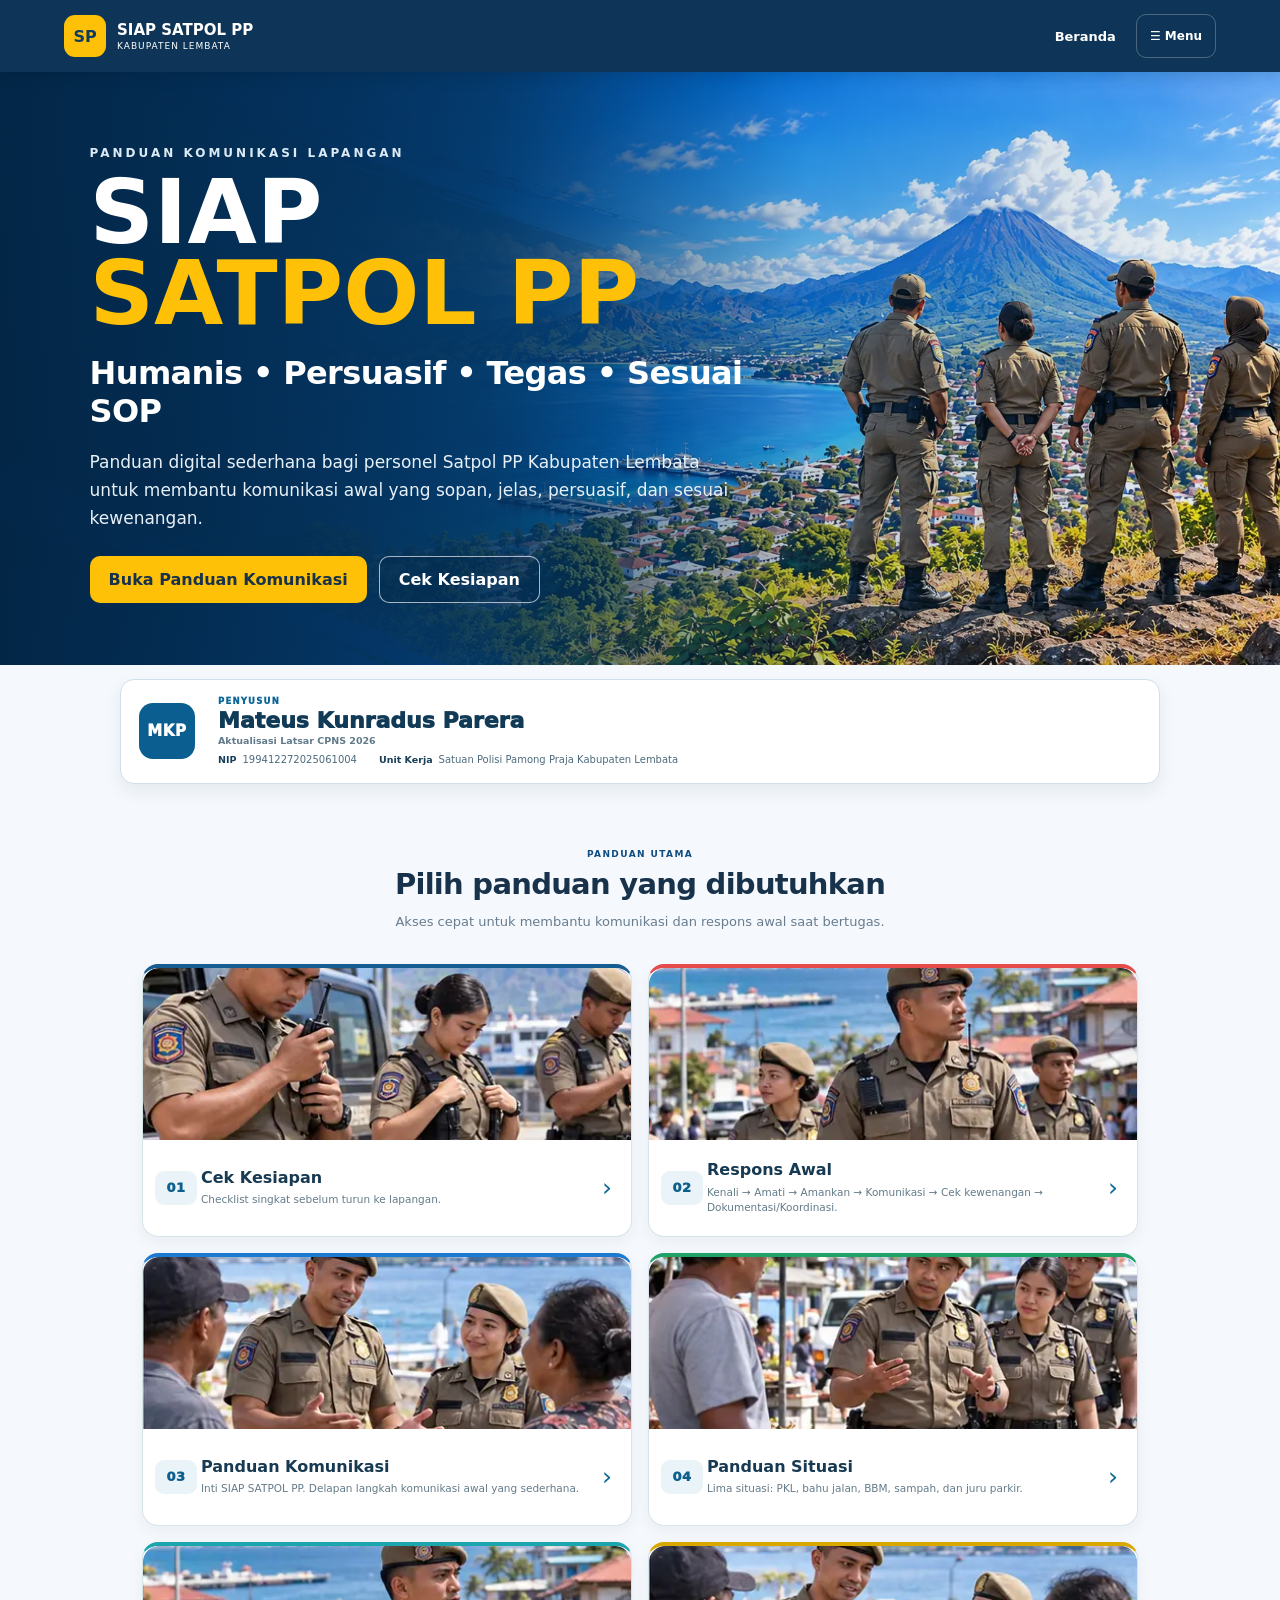
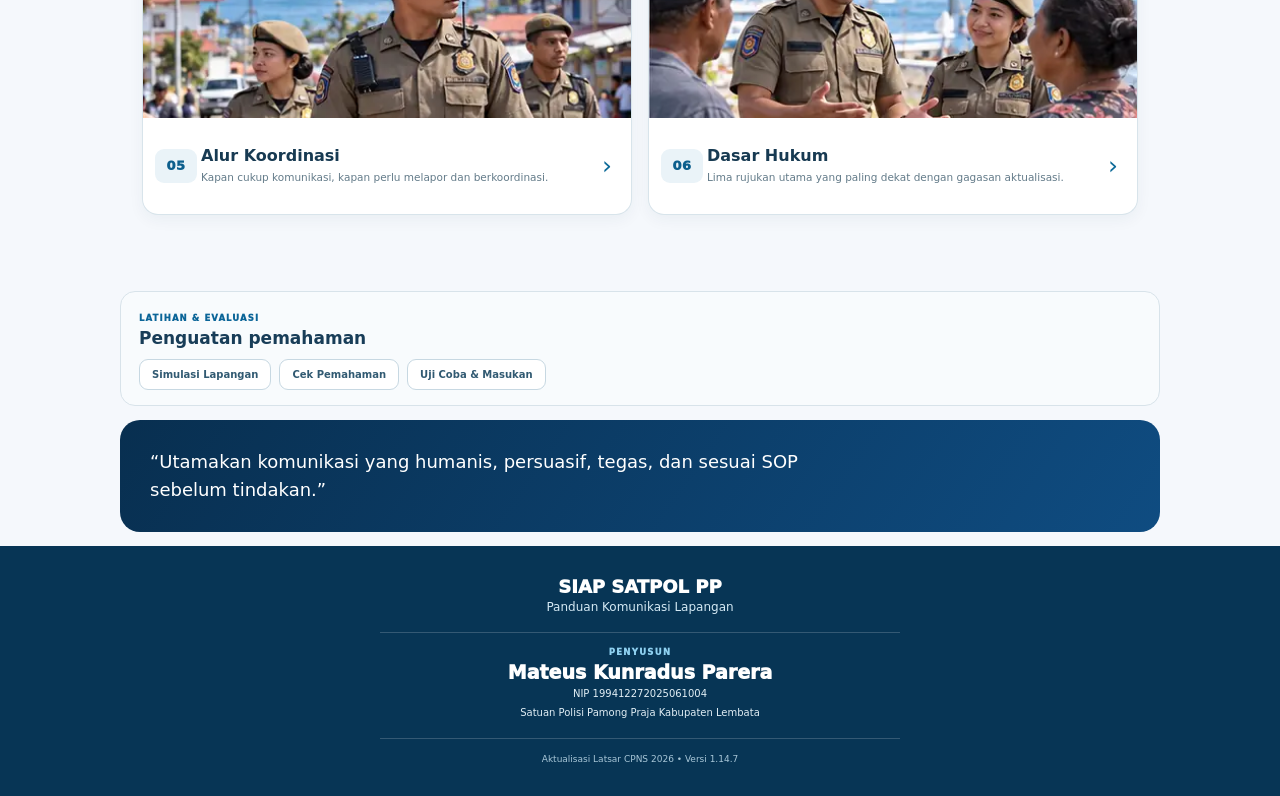
<file: index.html>
<!DOCTYPE html>

<html lang="id">
<head>
<meta charset="utf-8"/>
<meta name="viewport" content="width=device-width, initial-scale=1, viewport-fit=cover">
<meta content="#0B3F6B" name="theme-color"/>
<meta content="SIAP SATPOL PP Kabupaten Lembata - panduan komunikasi lapangan berbasis digital dan QR Code." name="description"/>
<title>SIAP SATPOL PP | Kabupaten Lembata</title>
<link href="css/style.css?v=1147" rel="stylesheet"/>
</head>
<body>
<input type="checkbox" id="nativeMenuToggle" class="native-menu-toggle-v1147" aria-hidden="true">

<!-- ===== MOBILE SHELL v1.15.1 ===== -->
<header class="mobile-shell-v1151" aria-label="Navigasi utama SIAP SATPOL PP">
  <div class="mobile-shell-brand-v1151">
    <span class="mobile-shell-badge-v1151">SP</span>
    <span class="mobile-shell-copy-v1151">
      <b>SIAP SATPOL PP</b>
      <small>KABUPATEN LEMBATA</small>
    </span>
  </div>
  <label for="nativeMenuToggle" class="mobile-shell-menu-v1151 native-menu-trigger-v1147" aria-label="Buka atau tutup menu">☰ <span>Menu</span></label>
</header>
<!-- ===== END MOBILE SHELL v1.15.1 ===== -->

<header class="topbar">
<button type="button" aria-label="Beranda" class="brand navbtn" data-page="beranda">
<span class="brand-badge">SP</span>
<span class="brand-copy">
<b>SIAP SATPOL PP</b>
<small>KABUPATEN LEMBATA</small>
</span>
</button>
<nav class="desktop-nav compact-nav">
<button type="button" class="navbtn" data-page="beranda">Beranda</button>
<label for="nativeMenuToggle" aria-label="Buka atau tutup menu" class="menu-trigger native-menu-trigger-v1147">☰ Menu</label>
</nav>
<label for="nativeMenuToggle" aria-label="Buka atau tutup menu" class="hamburger native-menu-trigger-v1147">☰ Menu</label>
</header>
<label class="menu-backdrop" id="menuBackdrop" for="nativeMenuToggle" aria-label="Tutup menu"></label>

<aside class="mobile-menu app-drawer drawer-v1134" id="mobileMenu" aria-label="Menu SIAP SATPOL PP" aria-hidden="true">
  <div class="drawer-head drawer-head-v1134">
    <div class="drawer-brand drawer-brand-v1134">
      <span class="drawer-brand-badge">SP</span>
      <span class="drawer-brand-text-v1134">
        <b>MENU SIAP SATPOL PP</b>
        <small>Panduan Komunikasi Lapangan</small>
      </span>
    </div>
    <label class="drawer-close drawer-close-v1134 native-menu-close-v1147" for="nativeMenuToggle" aria-label="Tutup menu">×</label>
  </div>

  <div class="drawer-scroll drawer-scroll-v1134">
    <section class="drawer-group drawer-group-v1134">
      <p class="drawer-label">MENU UTAMA</p>

      <label class="drawer-item drawer-item-v1134 navbtn" data-page="kesiapan" for="nativeMenuToggle" role="button" tabindex="0">
        <span class="drawer-num-v1134">01</span>
        <span class="drawer-copy drawer-copy-v1134">
          <b>Cek Kesiapan</b>
          <small>Checklist sebelum turun</small>
        </span>
        <span class="drawer-arrow">›</span>
      </label>

      <label class="drawer-item drawer-item-v1134 navbtn" data-page="respons" for="nativeMenuToggle" role="button" tabindex="0">
        <span class="drawer-num-v1134">02</span>
        <span class="drawer-copy drawer-copy-v1134">
          <b>Respons Awal</b>
          <small>Langkah respons awal</small>
        </span>
        <span class="drawer-arrow">›</span>
      </label>

      <label class="drawer-item drawer-item-v1134 navbtn" data-page="komunikasi" for="nativeMenuToggle" role="button" tabindex="0">
        <span class="drawer-num-v1134">03</span>
        <span class="drawer-copy drawer-copy-v1134">
          <b>Panduan Komunikasi</b>
          <small>Delapan langkah komunikasi</small>
        </span>
        <span class="drawer-arrow">›</span>
      </label>

      <label class="drawer-item drawer-item-v1134 navbtn" data-page="situasi" for="nativeMenuToggle" role="button" tabindex="0">
        <span class="drawer-num-v1134">04</span>
        <span class="drawer-copy drawer-copy-v1134">
          <b>Panduan Situasi</b>
          <small>Lima situasi prioritas</small>
        </span>
        <span class="drawer-arrow">›</span>
      </label>

      <label class="drawer-item drawer-item-v1134 navbtn" data-page="koordinasi" for="nativeMenuToggle" role="button" tabindex="0">
        <span class="drawer-num-v1134">05</span>
        <span class="drawer-copy drawer-copy-v1134">
          <b>Alur Koordinasi</b>
          <small>Koordinasi &amp; tindak lanjut</small>
        </span>
        <span class="drawer-arrow">›</span>
      </label>

      <label class="drawer-item drawer-item-v1134 navbtn" data-page="hukum" for="nativeMenuToggle" role="button" tabindex="0">
        <span class="drawer-num-v1134">06</span>
        <span class="drawer-copy drawer-copy-v1134">
          <b>Dasar Hukum</b>
          <small>Lima rujukan utama</small>
        </span>
        <span class="drawer-arrow">›</span>
      </label>
    </section>

    <section class="drawer-group drawer-group-v1134 drawer-support-v1134">
      <p class="drawer-label">LATIHAN &amp; EVALUASI</p>

      <label class="drawer-item drawer-item-v1134 navbtn" data-page="simulasi" for="nativeMenuToggle" role="button" tabindex="0">
        <span class="drawer-num-v1134 drawer-num-soft-v1134">S</span>
        <span class="drawer-copy drawer-copy-v1134">
          <b>Simulasi Lapangan</b>
          <small>Lima latihan singkat</small>
        </span>
        <span class="drawer-arrow">›</span>
      </label>

      <label class="drawer-item drawer-item-v1134 navbtn" data-page="tes" for="nativeMenuToggle" role="button" tabindex="0">
        <span class="drawer-num-v1134 drawer-num-soft-v1134">T</span>
        <span class="drawer-copy drawer-copy-v1134">
          <b>Cek Pemahaman</b>
          <small>Pre-test &amp; post-test</small>
        </span>
        <span class="drawer-arrow">›</span>
      </label>

      <label class="drawer-item drawer-item-v1134 navbtn" data-page="feedback" for="nativeMenuToggle" role="button" tabindex="0">
        <span class="drawer-num-v1134 drawer-num-soft-v1134">M</span>
        <span class="drawer-copy drawer-copy-v1134">
          <b>Uji Coba &amp; Masukan</b>
          <small>Masukan pengguna</small>
        </span>
        <span class="drawer-arrow">›</span>
      </label>
    </section>
  </div>

  <div class="drawer-foot drawer-foot-v1134">
    <strong>Mateus Kunradus Parera</strong>
    <span>NIP 199412272025061004</span>
    <small>Satuan Polisi Pamong Praja Kabupaten Lembata</small>
  </div>
</aside>
<main>
<section class="page active" id="beranda">
  <section class="hero hero-v113">
    <div class="hero-inner">
      <p class="eyebrow">PANDUAN KOMUNIKASI LAPANGAN</p>
      <h1>SIAP <span>SATPOL PP</span></h1>
      <h2>Humanis • Persuasif • Tegas • Sesuai SOP</h2>
      <p class="hero-text">Panduan digital sederhana bagi personel Satpol PP Kabupaten Lembata untuk membantu komunikasi awal yang sopan, jelas, persuasif, dan sesuai kewenangan.</p>
      <div class="hero-actions">
        <button class="primary navbtn" data-page="komunikasi">Buka Panduan Komunikasi</button>
        <button class="ghost navbtn" data-page="kesiapan">Cek Kesiapan</button>
      </div>
    </div>
  </section>
<section class="author-profile-v1132 author-profile-v1133" aria-label="Identitas penyusun">
  <div class="author-mark-v1132 author-mark-v1133">MKP</div>
  <div class="author-info-v1132 author-info-v1133">
    <span class="author-label-v1132">PENYUSUN</span>
    <h2>Mateus Kunradus Parera</h2>
    <p class="author-latsar-v1133">Aktualisasi Latsar CPNS 2026</p>
    <div class="author-meta-v1132 author-meta-v1133">
      <p><b>NIP</b><span>199412272025061004</span></p>
      <p><b>Unit Kerja</b><span>Satuan Polisi Pamong Praja Kabupaten Lembata</span></p>
    </div>
  </div>
</section>


  <section class="intro intro-v113 intro-v1133">
  <span>PANDUAN UTAMA</span>
  <h2>Pilih panduan yang dibutuhkan</h2>
  <p>Akses cepat untuk membantu komunikasi dan respons awal saat bertugas.</p>
</section>

  <section class="dashboard dashboard-v113">
    <button class="card card-navy navbtn" data-page="kesiapan">
      <img alt="Cek kesiapan sebelum tugas" class="card-photo" loading="lazy" decoding="async" src="assets/visual/m1-01-kesiapan.webp">
      <span class="card-icon">01</span>
      <span class="card-copy"><b>Cek Kesiapan</b><small>Checklist singkat sebelum turun ke lapangan.</small></span>
      <span class="card-arrow">›</span>
    </button>
    <button class="card card-red navbtn" data-page="respons">
      <img alt="Respons awal personel Satpol PP" class="card-photo" loading="lazy" decoding="async" src="assets/visual/m1-02-respons-awal.webp">
      <span class="card-icon">02</span>
      <span class="card-copy"><b>Respons Awal</b><small>Kenali → Amati → Amankan → Komunikasi → Cek kewenangan → Dokumentasi/Koordinasi.</small></span>
      <span class="card-arrow">›</span>
    </button>
    <button class="card card-blue navbtn featured-v113" data-page="komunikasi">
      <img alt="Panduan komunikasi Satpol PP" class="card-photo" loading="lazy" decoding="async" src="assets/visual/m1-03-panduan-komunikasi.webp">
      <span class="card-icon">03</span>
      <span class="card-copy"><b>Panduan Komunikasi</b><small>Inti SIAP SATPOL PP. Delapan langkah komunikasi awal yang sederhana.</small></span>
      <span class="card-arrow">›</span>
    </button>
    <button class="card card-green navbtn" data-page="situasi">
      <img alt="Panduan situasi lapangan" class="card-photo" loading="lazy" decoding="async" src="assets/visual/m1-04-panduan-situasi.webp">
      <span class="card-icon">04</span>
      <span class="card-copy"><b>Panduan Situasi</b><small>Lima situasi: PKL, bahu jalan, BBM, sampah, dan juru parkir.</small></span>
      <span class="card-arrow">›</span>
    </button>
    <button class="card card-cyan navbtn" data-page="koordinasi">
      <img alt="Alur koordinasi Satpol PP" class="card-photo" loading="lazy" decoding="async" src="assets/visual/m6-04-koordinasi.webp">
      <span class="card-icon">05</span>
      <span class="card-copy"><b>Alur Koordinasi</b><small>Kapan cukup komunikasi, kapan perlu melapor dan berkoordinasi.</small></span>
      <span class="card-arrow">›</span>
    </button>
    <button class="card card-gold navbtn" data-page="hukum">
      <img alt="Dasar hukum Satpol PP" class="card-photo" loading="lazy" decoding="async" src="assets/visual/m6-02-hukum.webp">
      <span class="card-icon">06</span>
      <span class="card-copy"><b>Dasar Hukum</b><small>Lima rujukan utama yang paling dekat dengan gagasan aktualisasi.</small></span>
      <span class="card-arrow">›</span>
    </button>
  </section>

  <section class="support-v113 support-v1133">
  <div>
    <span>LATIHAN &amp; EVALUASI</span>
    <h2>Penguatan pemahaman</h2>
  </div>
  <div class="support-buttons-v113">
    <button class="navbtn" data-page="simulasi">Simulasi Lapangan</button>
    <button class="navbtn" data-page="tes">Cek Pemahaman</button>
    <button class="navbtn" data-page="feedback">Uji Coba &amp; Masukan</button>
  </div>
</section>

  <section class="quote-strip quote-v113">
    <div class="quote-copy">“Utamakan komunikasi yang humanis, persuasif, tegas, dan sesuai SOP sebelum tindakan.”</div>
  </section>

  
</section>
<section class="page" id="kesiapan">
  <header class="subhead theme-navy">
    <button type="button" class="back navbtn" data-page="beranda">←</button>
    <div><span>SEBELUM TURUN KE LAPANGAN</span><h1>Cek Kesiapan</h1><p>Checklist singkat sebelum bertugas.</p></div>
  </header>
  <div class="content narrow readiness-v113">
    <div class="readiness-intro-v113">
      <img src="assets/visual/m1-01-kesiapan.webp" alt="Persiapan personel sebelum tugas" loading="lazy" decoding="async">
      <div><span>CHECKLIST 7 HAL</span><h2>Siap bukan hanya soal perlengkapan.</h2><p>Pastikan surat tugas, seragam/atribut, tujuan, kewenangan, pola komunikasi, keamanan, dan jalur koordinasi sudah siap.</p></div>
    </div>
    <div class="readiness-list-v113">
  <article>
    <i>1</i>
    <div>
      <b>Cek surat tugas</b>
      <p>Pastikan surat tugas atau dasar penugasan tersedia dan sesuai dengan kegiatan yang akan dilaksanakan.</p>
    </div>
  </article>
  <article>
    <i>2</i>
    <div>
      <b>Cek seragam &amp; atribut</b>
      <p>Pastikan seragam dinas, tanda pengenal, dan atribut yang diperlukan sudah lengkap dan digunakan dengan rapi.</p>
    </div>
  </article>
  <article>
    <i>3</i>
    <div>
      <b>Tujuan penugasan jelas</b>
      <p>Pahami lokasi, masalah yang akan ditangani, dan tujuan kegiatan.</p>
    </div>
  </article>
  <article>
    <i>4</i>
    <div>
      <b>Dasar tugas &amp; kewenangan dipahami</b>
      <p>Ketahui batas kewenangan Satpol PP dan bagian yang membutuhkan koordinasi.</p>
    </div>
  </article>
  <article>
    <i>5</i>
    <div>
      <b>Pola komunikasi disepakati</b>
      <p>Tentukan komunikator utama dan gunakan pendekatan humanis, persuasif, sopan, serta jelas.</p>
    </div>
  </article>
  <article>
    <i>6</i>
    <div>
      <b>Keamanan situasi diperhatikan</b>
      <p>Perhatikan potensi risiko bagi personel, masyarakat, dan lingkungan sekitar.</p>
    </div>
  </article>
  <article>
    <i>7</i>
    <div>
      <b>Dokumentasi &amp; koordinasi siap</b>
      <p>Pastikan cara pelaporan, dokumentasi, dan jalur koordinasi sudah diketahui.</p>
    </div>
  </article>
</div>
<div class="info-box"><b>Prinsip singkat</b><p>Jika tujuan, kewenangan, atau kondisi keamanan belum jelas, klarifikasi dan koordinasikan terlebih dahulu.</p></div>
  </div>
</section>
<section class="page" id="komunikasi">
  <header class="subhead theme-blue">
    <button type="button" class="back navbtn" data-page="beranda">←</button>
    <div>
      <span>INTI SIAP SATPOL PP</span>
      <h1>Panduan Komunikasi</h1>
      <p>Delapan langkah komunikasi awal yang sederhana, humanis, persuasif, dan mudah digunakan di lapangan.</p>
    </div>
  </header>

  <div class="content narrow komunikasi-v1137">

    <div class="comm-hero-v1137">
      <span>POLA KOMUNIKASI AWAL</span>
      <h2>Mulai dari komunikasi, bukan perdebatan.</h2>
      <p>Gunakan urutan ini sebagai panduan praktis. Sesuaikan bahasa dengan orang, situasi, surat tugas, SOP, dan kewenangan yang berlaku.</p>
      <div class="comm-flow-v1137">
        <b>01 Sapa</b><i>›</i>
        <b>02 Perkenalkan diri</b><i>›</i>
        <b>03 Jelaskan maksud</b><i>›</i>
        <b>04 Dengarkan</b><i>›</i>
        <b>05 Beri arahan</b><i>›</i>
        <b>06 Hadapi keberatan</b><i>›</i>
        <b>07 Redakan</b><i>›</i>
        <b>08 Tutup</b>
      </div>
    </div>

    <div class="comm-principles-v1137">
      <article>
        <b>Dengarkan sebelum menyimpulkan</b>
        <p>Bedakan fakta yang terlihat dari informasi yang masih perlu dikonfirmasi.</p>
      </article>
      <article>
        <b>Tegas pada masalah, tetap hormat kepada orangnya</b>
        <p>Sampaikan kondisi dan arahan dengan jelas tanpa merendahkan atau mempermalukan.</p>
      </article>
      <article>
        <b>Jika belum pasti, koordinasikan</b>
        <p>Jangan menyebut sanksi, pasal, atau tindakan yang dasar dan kewenangannya belum jelas.</p>
      </article>
    </div>

    <div class="comm-steps-v1137">

      <article>
        <span>01</span>
        <div>
          <h2>Sapa</h2>
          <p>Mulai dengan salam dan sapaan yang menghargai. Gunakan nada yang tenang dan wajar.</p>
          <div class="comm-example-v1137">
            <small>CONTOH</small>
            <p>“Selamat pagi/siang, Bapak/Ibu. Mohon izin sebentar.”</p>
          </div>
          <em>Hindari membentak, merendahkan, atau membuka percakapan dengan tuduhan.</em>
        </div>
      </article>

      <article>
        <span>02</span>
        <div>
          <h2>Perkenalkan Diri</h2>
          <p>Sebutkan identitas petugas dan asal satuan secara singkat agar masyarakat mengetahui siapa yang berbicara.</p>
          <div class="comm-example-v1137">
            <small>CONTOH</small>
            <p>“Kami dari Satuan Polisi Pamong Praja Kabupaten Lembata.”</p>
          </div>
          <em>Perkenalan tidak perlu panjang. Yang penting jelas dan sopan.</em>
        </div>
      </article>

      <article>
        <span>03</span>
        <div>
          <h2>Jelaskan Maksud</h2>
          <p>Sampaikan tujuan sesuai penugasan dan jelaskan kondisi yang benar-benar diamati, bukan dugaan.</p>
          <div class="comm-example-v1137">
            <small>CONTOH</small>
            <p>“Kami datang untuk membicarakan kondisi di lokasi ini. Sebelum kami menjelaskan lebih lanjut, boleh Bapak/Ibu menceritakan keadaannya?”</p>
          </div>
          <em>Jangan langsung menyimpulkan seseorang melakukan pelanggaran sebelum informasi cukup.</em>
        </div>
      </article>

      <article class="comm-step-core-v1137">
        <span>04</span>
        <div>
          <h2>Dengarkan</h2>
          <p>Beri kesempatan masyarakat menjelaskan. Dengarkan sampai selesai dan pastikan inti penjelasannya dipahami.</p>
          <div class="comm-example-v1137">
            <small>CONTOH</small>
            <p>“Baik, kami dengar dulu penjelasan Bapak/Ibu supaya tidak ada yang salah kami pahami.”</p>
          </div>
          <em>Jangan memotong hanya karena penjelasannya berbeda dengan dugaan awal petugas.</em>
        </div>
      </article>

      <article class="comm-step-core-v1137">
        <span>05</span>
        <div>
          <h2>Beri Arahan</h2>
          <p>Sampaikan hal yang perlu dilakukan secara spesifik dan singkat. Kaitkan arahan dengan kondisi yang terlihat dan tujuan penugasan.</p>
          <div class="comm-example-v1137">
            <small>CONTOH</small>
            <p>“Kami mohon bantuannya agar jalur ini tetap bisa dilewati. Bisa barangnya dirapikan supaya orang dapat melintas dengan aman?”</p>
          </div>
          <em>Jangan menyebut ancaman, sanksi, atau batas waktu yang belum memiliki dasar yang jelas.</em>
        </div>
      </article>

      <article>
        <span>06</span>
        <div>
          <h2>Hadapi Keberatan</h2>
          <p>Dengarkan keberatan tanpa menjadikannya perdebatan pribadi. Ulangi inti masalah dan jelaskan bagian yang dapat dipastikan.</p>
          <div class="comm-example-v1137">
            <small>CONTOH</small>
            <p>“Baik, kami memahami keberatan Bapak/Ibu. Kami catat dulu alasannya. Untuk hal yang belum bisa kami pastikan, kami koordinasikan dengan atasan.”</p>
          </div>
          <em>Menghargai keberatan tidak berarti menjanjikan hasil tertentu.</em>
        </div>
      </article>

      <article>
        <span>07</span>
        <div>
          <h2>Redakan Situasi</h2>
          <p>Jika percakapan mulai tegang tetapi masih aman, turunkan tempo bicara, gunakan kalimat singkat, dan dengarkan satu orang terlebih dahulu.</p>
          <div class="comm-example-v1137">
            <small>CONTOH</small>
            <p>“Kami ingin mendengar penjelasannya dengan baik. Mari bicara satu per satu supaya tidak ada yang salah dipahami.”</p>
          </div>
          <em>Jika situasi membahayakan, jangan memaksakan percakapan. Utamakan keselamatan dan koordinasi.</em>
        </div>
      </article>

      <article>
        <span>08</span>
        <div>
          <h2>Tutup Percakapan</h2>
          <p>Ringkas hal yang sudah dipahami dan jelaskan langkah berikutnya yang memang dapat dilakukan.</p>
          <div class="comm-example-v1137">
            <small>CONTOH</small>
            <p>“Terima kasih, Bapak/Ibu. Jadi, yang sudah kita pahami adalah [ringkasan]. Selanjutnya kami akan [langkah yang memang dapat dilakukan].”</p>
          </div>
          <em>Jangan menjanjikan keputusan atau waktu penyelesaian di luar kewenangan.</em>
        </div>
      </article>
    </div>

    <div class="comm-reminder-v1137">
      <b>Pengingat singkat</b>
      <p>Sapa dengan sopan • jelaskan dengan singkat • dengarkan sampai selesai • hindari mempermalukan • koordinasikan hal yang belum pasti.</p>
    </div>

    <div class="comm-situations-v1137">
      <div class="comm-situations-head-v1137">
        <span>CONTOH BERDASARKAN SITUASI</span>
        <h2>Lima situasi prioritas</h2>
        <p>Pilih situasi untuk melihat contoh komunikasi yang lebih spesifik.</p>
      </div>

      <div class="comm-grid comm-grid-v1137">
        <button class="comm-case" data-case="pkl">
          <img alt="PKL" class="comm-photo" loading="lazy" decoding="async" src="assets/visual/m2-01-pkl.webp">
          <span>01</span><b>PKL</b><small>Pedagang kaki lima</small>
        </button>
        <button class="comm-case" data-case="bahujalan">
          <img alt="Pedagang di bahu jalan" class="comm-photo" loading="lazy" decoding="async" src="assets/visual/m2-02-bahu-jalan.webp">
          <span>02</span><b>Bahu Jalan</b><small>Akses dan keselamatan</small>
        </button>
        <button class="comm-case" data-case="bbm">
          <img alt="Penjual BBM eceran" class="comm-photo" loading="lazy" decoding="async" src="assets/visual/m2-03-bbm-eceran.webp">
          <span>03</span><b>BBM Eceran</b><small>Keselamatan &amp; kewenangan</small>
        </button>
        <button class="comm-case" data-case="sampah">
          <img alt="Sampah sembarangan" class="comm-photo" loading="lazy" decoding="async" src="assets/visual/m2-04-sampah.webp">
          <span>04</span><b>Sampah</b><small>Imbauan &amp; perbaikan</small>
        </button>
        <button class="comm-case" data-case="parkir">
          <img alt="Juru parkir" class="comm-photo" loading="lazy" decoding="async" src="assets/visual/m2-05-juru-parkir.webp">
          <span>05</span><b>Juru Parkir</b><small>Ketertiban ruang jalan</small>
        </button>
      </div>

      <div class="comm-detail hidden" id="commDetail">
        <button type="button" aria-label="Tutup" id="closeCommDetail">×</button>
        <h2 id="commTitle"></h2>
        <p id="commText"></p>
      </div>
    </div>

    <div class="comm-next-v1137">
      <button type="button" class="navbtn" data-page="situasi">Buka Panduan Situasi →</button>
    </div>
  </div>
</section>
<section class="page" id="respons">
  <header class="subhead theme-red">
    <button type="button" class="back navbtn" data-page="beranda">←</button>
    <div>
      <span>SETELAH KESIAPAN DIPASTIKAN</span>
      <h1>Respons Awal</h1>
      <p>Enam langkah sederhana saat personel pertama kali menghadapi situasi di lapangan.</p>
    </div>
  </header>

  <div class="content narrow respons-v1136">
    <div class="respons-intro-v1136">
      <span>ALUR SINGKAT</span>
      <h2>Kenali → Amati → Pastikan Aman → Komunikasi → Cek Kewenangan → Dokumentasi/Koordinasi</h2>
      <p>Urutan ini membantu personel tidak terburu-buru mengambil kesimpulan atau tindakan sebelum situasi, keamanan, dan kewenangan dipahami.</p>
    </div>

    <div class="respons-check-v1136">
      <article>
        <b>AMAN?</b>
        <p>Jika ada ancaman langsung terhadap keselamatan, utamakan langkah pengamanan dan bantuan sesuai prosedur.</p>
      </article>
      <article>
        <b>JELAS KEWENANGANNYA?</b>
        <p>Jika belum jelas, jangan mengarang dasar tindakan. Catat fakta dan koordinasikan dengan atasan atau pihak terkait.</p>
      </article>
    </div>

    <div class="steps steps-v1136">
      <article>
        <span>01</span>
        <div>
          <h2>Kenali Kejadian</h2>
          <p>Pahami apa yang sedang terjadi dan apa yang menjadi perhatian petugas. Bedakan fakta yang terlihat langsung dari informasi yang masih perlu dikonfirmasi.</p>
          <small>Fokus: fakta terlebih dahulu.</small>
        </div>
      </article>

      <article>
        <span>02</span>
        <div>
          <h2>Amati Situasi</h2>
          <p>Perhatikan lokasi, orang yang terlibat, kondisi sekitar, serta tanda adanya potensi ketegangan atau bahaya. Hindari menarik kesimpulan dari satu informasi saja.</p>
          <small>Fokus: pahami situasi sebelum berbicara.</small>
        </div>
      </article>

      <article>
        <span>03</span>
        <div>
          <h2>Pastikan Keamanan</h2>
          <p>Utamakan keselamatan masyarakat dan petugas. Jika situasi tidak aman, jangan memaksakan komunikasi rutin. Ambil jarak aman dan minta dukungan sesuai prosedur bila diperlukan.</p>
          <small>Fokus: keselamatan lebih dulu.</small>
        </div>
      </article>

      <article class="step-highlight-v1136">
        <span>04</span>
        <div>
          <h2>Mulai Komunikasi</h2>
          <p>Sampaikan salam, perkenalkan diri dan satuan, lalu jelaskan maksud secara singkat dan tenang. Dengarkan tanggapan sebelum memberikan arahan berikutnya.</p>
          <small>Fokus: humanis, persuasif, jelas, dan tidak memancing konflik.</small>
        </div>
      </article>

      <article>
        <span>05</span>
        <div>
          <h2>Cek Kewenangan &amp; Koordinasi</h2>
          <p>Pastikan langkah berikutnya sesuai surat tugas, SOP, dan kewenangan Satpol PP. Jika ragu atau persoalan menyangkut kewenangan instansi lain, koordinasikan terlebih dahulu.</p>
          <small>Fokus: jangan melampaui kewenangan.</small>
        </div>
      </article>

      <article>
        <span>06</span>
        <div>
          <h2>Dokumentasikan &amp; Laporkan</h2>
          <p>Catat waktu, lokasi, fakta yang diamati, komunikasi yang dilakukan, dan tindak lanjut. Gunakan jalur laporan internal dan hindari menuliskan asumsi sebagai fakta.</p>
          <small>Fokus: singkat, faktual, dan dapat dipertanggungjawabkan.</small>
        </div>
      </article>
    </div>

    <div class="respons-close-v1136">
      <b>Ingat</b>
      <p>Respons awal bukan untuk memenangkan perdebatan. Tujuannya memahami situasi, menjaga keamanan, membuka komunikasi, dan memastikan langkah selanjutnya sesuai kewenangan.</p>
      <button type="button" class="navbtn" data-page="komunikasi">Lanjut ke Panduan Komunikasi →</button>
    </div>
  </div>
</section>
<section class="page" id="situasi">
  <header class="subhead theme-green">
    <button type="button" class="back navbtn" data-page="beranda">←</button>
    <div>
      <span>5 SITUASI PRIORITAS</span>
      <h1>Panduan Situasi</h1>
      <p>Contoh komunikasi awal berdasarkan situasi yang paling dekat dengan kebutuhan aktualisasi.</p>
    </div>
  </header>

  <div class="content narrow situasi-v1138">
    <div class="situasi-intro-v1138">
      <span>CARA MENGGUNAKAN</span>
      <h2>Pilih situasi, baca contoh pembuka, lalu lihat respons jika muncul keberatan.</h2>
      <p>Gunakan sebagai panduan belajar, bukan sebagai kalimat wajib. Tetap sesuaikan dengan kondisi lapangan, surat tugas, SOP, dan kewenangan.</p>
    </div>

    <div class="situasi-list-v1138">

      <details class="situasi-card-v1138" open>
        <summary>
          <img src="assets/visual/m2-01-pkl.webp" alt="Pedagang kaki lima" loading="lazy" decoding="async">
          <span class="situasi-num-v1138">01</span>
          <span class="situasi-title-v1138">
            <b>Pedagang Kaki Lima (PKL)</b>
            <small>Membuka pembicaraan, mendengar alasan, lalu menyampaikan arahan penataan.</small>
          </span>
          <span class="situasi-open-v1138">›</span>
        </summary>
        <div class="situasi-body-v1138">
          <div class="situasi-focus-v1138">
            <b>Fokus komunikasi</b>
            <p>Jelaskan maksud kedatangan, dengarkan kondisi pedagang, lalu sampaikan bagian yang perlu ditata secara spesifik.</p>
          </div>

          <div class="situasi-grid-v1138">
            <article>
              <small>PEMBUKA</small>
              <p>“Selamat pagi, Bapak/Ibu. Kami dari Satpol PP Kabupaten Lembata. Mohon izin, kami ingin membicarakan penataan di lokasi ini.”</p>
            </article>
            <article>
              <small>JIKA BERKEBERATAN</small>
              <p>“Baik, kami dengar dulu alasannya. Setelah itu kami jelaskan bagian yang menjadi perhatian kami.”</p>
            </article>
            <article>
              <small>ARAHAN</small>
              <p>“Bisa bagian ini dirapikan agar akses tetap terbuka dan aktivitas di sekitar tetap tertib?”</p>
            </article>
            <article>
              <small>HINDARI</small>
              <p>Jangan membuka percakapan dengan ancaman, mempermalukan pedagang, atau langsung menyimpulkan pelanggaran sebelum dasar tindakan jelas.</p>
            </article>
          </div>

          <div class="situasi-coordinate-v1138">
            <b>Koordinasikan bila:</b>
            <span>penolakan berlanjut, kewenangan belum jelas, atau langkah berikutnya memerlukan arahan atasan.</span>
          </div>
        </div>
      </details>

      <details class="situasi-card-v1138">
        <summary>
          <img src="assets/visual/m2-02-bahu-jalan.webp" alt="Pedagang di bahu jalan" loading="lazy" decoding="async">
          <span class="situasi-num-v1138">02</span>
          <span class="situasi-title-v1138">
            <b>Pedagang di Bahu/Sisi Jalan</b>
            <small>Fokus pada akses, keselamatan, dan kondisi yang benar-benar terlihat.</small>
          </span>
          <span class="situasi-open-v1138">›</span>
        </summary>
        <div class="situasi-body-v1138">
          <div class="situasi-focus-v1138">
            <b>Fokus komunikasi</b>
            <p>Tunjukkan bagian ruang jalan yang menjadi perhatian dan hindari membandingkan orang satu dengan yang lain.</p>
          </div>

          <div class="situasi-grid-v1138">
            <article>
              <small>PEMBUKA</small>
              <p>“Mohon izin, Bapak/Ibu. Kami ingin menyampaikan kondisi di bagian bahu jalan ini karena akses mulai menyempit.”</p>
            </article>
            <article>
              <small>JIKA BERKATA ‘YANG LAIN JUGA’</small>
              <p>“Lokasi lain kami catat. Untuk titik ini, kami fokus dulu pada bagian yang sedang kami lihat bersama.”</p>
            </article>
            <article>
              <small>ARAHAN</small>
              <p>“Bisa barang atau tempat jualannya dirapikan sedikit agar jalur ini tetap aman dan bisa dilewati?”</p>
            </article>
            <article>
              <small>HINDARI</small>
              <p>Jangan menjadikan perbandingan dengan pedagang lain sebagai perdebatan pribadi. Kembali ke kondisi yang sedang ditangani.</p>
            </article>
          </div>

          <div class="situasi-coordinate-v1138">
            <b>Koordinasikan bila:</b>
            <span>penataan menyangkut kewenangan teknis instansi lain atau diperlukan keputusan lanjutan dari atasan.</span>
          </div>
        </div>
      </details>

      <details class="situasi-card-v1138">
        <summary>
          <img src="assets/visual/m2-03-bbm-eceran.webp" alt="Penjual BBM eceran" loading="lazy" decoding="async">
          <span class="situasi-num-v1138">03</span>
          <span class="situasi-title-v1138">
            <b>Penjualan BBM Eceran</b>
            <small>Catat fakta, jaga keselamatan, dan jangan melampaui kewenangan.</small>
          </span>
          <span class="situasi-open-v1138">›</span>
        </summary>
        <div class="situasi-body-v1138">
          <div class="situasi-focus-v1138">
            <b>Fokus komunikasi</b>
            <p>Jelaskan maksud kedatangan dan catat informasi yang perlu dikonfirmasi. Jangan langsung memberi label seperti penimbunan atau penyelewengan.</p>
          </div>

          <div class="situasi-grid-v1138">
            <article>
              <small>PEMBUKA</small>
              <p>“Selamat siang. Kami ingin melihat dan mencatat kondisi penjualan BBM di lokasi ini. Mohon bantuannya untuk menjelaskan kegiatannya.”</p>
            </article>
            <article>
              <small>JIKA MENOLAK</small>
              <p>“Kami belum menyimpulkan pelanggaran. Kami sedang mencatat kondisi yang terlihat dan mendengar penjelasan Bapak/Ibu.”</p>
            </article>
            <article>
              <small>ARAHAN AWAL</small>
              <p>“Untuk hal yang menyangkut izin atau ketentuan teknis, kami akan koordinasikan lebih lanjut dengan pihak yang berwenang.”</p>
            </article>
            <article>
              <small>HINDARI</small>
              <p>Jangan menjanjikan penyitaan, menyatakan tindak pidana, atau menyebut sanksi sebelum dasar dan kewenangan dipastikan.</p>
            </article>
          </div>

          <div class="situasi-coordinate-v1138">
            <b>Koordinasikan bila:</b>
            <span>ada risiko keselamatan, persoalan izin/distribusi, atau dugaan perkara yang berada pada kewenangan instansi lain.</span>
          </div>
        </div>
      </details>

      <details class="situasi-card-v1138">
        <summary>
          <img src="assets/visual/m2-04-sampah.webp" alt="Sampah sembarangan" loading="lazy" decoding="async">
          <span class="situasi-num-v1138">04</span>
          <span class="situasi-title-v1138">
            <b>Pembuang Sampah Sembarangan</b>
            <small>Imbau perilakunya, jelaskan dampaknya, dan ajak memperbaiki.</small>
          </span>
          <span class="situasi-open-v1138">›</span>
        </summary>
        <div class="situasi-body-v1138">
          <div class="situasi-focus-v1138">
            <b>Fokus komunikasi</b>
            <p>Sampaikan imbauan dengan singkat dan arahkan pada tindakan perbaikan tanpa mempermalukan orangnya.</p>
          </div>

          <div class="situasi-grid-v1138">
            <article>
              <small>PEMBUKA</small>
              <p>“Mohon izin, Bapak/Ibu. Kami melihat ada sampah yang dibuang di bagian ini.”</p>
            </article>
            <article>
              <small>JIKA BERKATA ‘CUMA SEDIKIT’</small>
              <p>“Kami paham jumlahnya sedikit. Kami tetap mohon bantuannya supaya area ini tetap bersih dan tidak menjadi kebiasaan.”</p>
            </article>
            <article>
              <small>ARAHAN</small>
              <p>“Mohon sampahnya dipindahkan ke tempat yang semestinya. Terima kasih atas bantuannya.”</p>
            </article>
            <article>
              <small>HINDARI</small>
              <p>Jangan menggunakan dokumentasi sebagai ancaman atau mempermalukan warga di depan orang lain.</p>
            </article>
          </div>

          <div class="situasi-coordinate-v1138">
            <b>Koordinasikan bila:</b>
            <span>masalah berulang, membutuhkan penanganan lingkungan lebih lanjut, atau terdapat kondisi lain di luar kewenangan langsung petugas.</span>
          </div>
        </div>
      </details>

      <details class="situasi-card-v1138">
        <summary>
          <img src="assets/visual/m2-05-juru-parkir.webp" alt="Juru parkir" loading="lazy" decoding="async">
          <span class="situasi-num-v1138">05</span>
          <span class="situasi-title-v1138">
            <b>Juru Parkir</b>
            <small>Tunjukkan kondisi parkir yang menjadi perhatian dan berikan arahan konkret.</small>
          </span>
          <span class="situasi-open-v1138">›</span>
        </summary>
        <div class="situasi-body-v1138">
          <div class="situasi-focus-v1138">
            <b>Fokus komunikasi</b>
            <p>Fokus pada posisi kendaraan, akses, dan ketertiban ruang jalan. Pisahkan komunikasi ketertiban umum dari kewenangan teknis lalu lintas atau perparkiran.</p>
          </div>

          <div class="situasi-grid-v1138">
            <article>
              <small>PEMBUKA</small>
              <p>“Mohon izin, kami ingin menyampaikan kondisi parkir di bagian ini karena jalurnya mulai menyempit.”</p>
            </article>
            <article>
              <small>JIKA BERKEBERATAN</small>
              <p>“Baik, kami dengar penjelasannya. Yang menjadi perhatian kami sekarang adalah posisi kendaraan di bagian ini.”</p>
            </article>
            <article>
              <small>ARAHAN</small>
              <p>“Bisa kendaraan diarahkan sedikit ke bagian yang lebih aman agar akses tetap terbuka?”</p>
            </article>
            <article>
              <small>HINDARI</small>
              <p>Jangan langsung menyatakan pelanggaran teknis yang berada pada kewenangan instansi lain jika dasar atau kewenangannya belum jelas.</p>
            </article>
          </div>

          <div class="situasi-coordinate-v1138">
            <b>Koordinasikan bila:</b>
            <span>persoalan membutuhkan penanganan Dishub/Polri atau tindakan teknis lain di luar kewenangan Satpol PP.</span>
          </div>
        </div>
      </details>

    </div>

    <div class="situasi-note-v1138">
      <b>Catatan penting</b>
      <p>Panduan ini membantu komunikasi awal. Tindakan selanjutnya tetap mengikuti surat tugas, SOP, kewenangan, arahan atasan, dan kondisi keamanan.</p>
    </div>

    <div class="situasi-next-v1138">
      <button type="button" class="navbtn" data-page="koordinasi">Lanjut ke Alur Koordinasi →</button>
    </div>
  </div>
</section>
<section class="page" id="simulasi">
  <header class="subhead theme-cyan"><button type="button" class="back navbtn" data-page="beranda">←</button><div><span>MENU PENDUKUNG</span><h1>Simulasi Lapangan</h1><p>Lima latihan singkat sesuai lima situasi prioritas.</p></div></header>
  <div class="content narrow sim-simple-v113">
    <div class="sim-simple-intro-v113"><b>Tujuan latihan</b><p>Pilih respons awal yang paling tepat. Tidak ada ranking atau progres individu.</p></div>
    <div class="sim-simple-tabs-v113" id="simList">
      <button type="button" class="sim-select active" data-sim="pkl">01 PKL</button>
      <button type="button" class="sim-select" data-sim="bahujalan">02 Bahu Jalan</button>
      <button type="button" class="sim-select" data-sim="bbm">03 BBM</button>
      <button type="button" class="sim-select" data-sim="sampah">04 Sampah</button>
      <button type="button" class="sim-select" data-sim="parkir">05 Parkir</button>
    </div>
    <div class="sim-simple-card-v113">
      <img id="simHero" class="sim-hero-image" alt="Visual skenario" loading="lazy" decoding="async">
      <span id="simNumber">SKENARIO 01 / 05</span><h2 id="simTitle"></h2><p id="simStory"></p><h3>Apa respons awal yang paling tepat?</h3>
      <div id="simOptions" class="sim-options"></div>
      <div class="sim-feedback hidden" id="simFeedback"><b id="simFeedbackTitle"></b><p id="simFeedbackText"></p><div class="sim-better-v113"><small>CONTOH YANG LEBIH TEPAT</small><p id="simBetter"></p></div><button type="button" id="simNext">Skenario berikutnya →</button></div>
    </div>
  </div>
</section>
<section class="page" id="tes">
  <header class="subhead theme-gold"><button type="button" class="back navbtn" data-page="beranda">←</button><div><span>MENU PENDUKUNG</span><h1>Cek Pemahaman</h1><p>Pre-test dan post-test sederhana untuk melihat perubahan pemahaman.</p></div></header>
  <div class="content narrow test-simple-v113">
    <div class="test-note-v113"><b>Cukup 5 pertanyaan</b><p>Gunakan pertanyaan yang sama pada pre-test dan post-test agar perubahan mudah dibandingkan.</p></div>
    <div class="test-tabs test-tabs-v113"><button type="button" class="test-tab active" data-test="pre">Pre-Test</button><button type="button" class="test-tab" data-test="post">Post-Test</button></div>
    <div class="participant-fields-v113"><label><span>Nama / Inisial</span><input id="participantName" maxlength="60" placeholder="Nama atau inisial" type="text"></label></div>
    <form id="quizForm" class="quiz-form quiz-v113"></form>
    <button type="button" class="quiz-submit" id="submitQuiz">Simpan Hasil Pre-Test</button>
    <div class="quiz-result hidden result-v113" id="quizResult"><b id="quizScore"></b><p id="quizMessage"></p><div id="quizReview"></div></div>
    <div class="info-box"><b>Untuk laporan aktualisasi</b><p>Yang dibutuhkan cukup nilai rata-rata sebelum dan sesudah penggunaan SIAP SATPOL PP. Tidak perlu ranking, akun, atau statistik penggunaan.</p></div>
  </div>
</section>
<section class="page" id="koordinasi">
  <header class="subhead theme-cyan">
    <button type="button" class="back navbtn" data-page="beranda">←</button>
    <div>
      <span>JIKA PERLU ARAHAN ATAU DUKUNGAN</span>
      <h1>Alur Koordinasi</h1>
      <p>Panduan singkat tentang kapan personel dapat melanjutkan komunikasi dan kapan perlu melapor atau berkoordinasi.</p>
    </div>
  </header>

  <div class="content narrow koordinasi-v1140">

    <div class="coord-intro-v1140">
      <span>PRINSIP UTAMA</span>
      <h2>Jangan memaksakan keputusan ketika kewenangan, keamanan, atau langkah berikutnya belum jelas.</h2>
      <p>Koordinasi bukan tanda ragu. Koordinasi adalah cara memastikan tindakan tetap sesuai penugasan, SOP, kewenangan, dan kondisi lapangan.</p>
    </div>

    <div class="coord-decision-v1140">
      <article>
        <span>✓</span>
        <div>
          <b>Dapat dilanjutkan di tempat</b>
          <p>Situasi aman, tujuan penugasan jelas, kewenangan jelas, dan arahan yang disampaikan masih berada dalam lingkup tugas personel.</p>
        </div>
      </article>
      <article>
        <span>!</span>
        <div>
          <b>Perlu koordinasi</b>
          <p>Kewenangan belum jelas, situasi mulai berisiko, terdapat penolakan yang membutuhkan keputusan lanjutan, atau masalah menyangkut instansi lain.</p>
        </div>
      </article>
    </div>

    <div class="coord-flow-v1140">
      <h2>Alur sederhana</h2>

      <article>
        <i>01</i>
        <div>
          <b>Personel di Lapangan</b>
          <p>Kenali kejadian, catat fakta, lakukan komunikasi awal, dan tentukan apa yang membutuhkan arahan.</p>
        </div>
      </article>

      <span class="coord-arrow-v1140">↓</span>

      <article>
        <i>02</i>
        <div>
          <b>Atasan Langsung / Pimpinan Regu</b>
          <p>Sampaikan kondisi secara singkat dan faktual. Minta arahan jika langkah berikutnya belum dapat dipastikan.</p>
        </div>
      </article>

      <span class="coord-arrow-v1140">↓</span>

      <article>
        <i>03</i>
        <div>
          <b>Pejabat / Atasan Sesuai Struktur</b>
          <p>Eskalasi dilakukan sesuai struktur dan ketentuan internal Satpol PP Kabupaten Lembata apabila diperlukan keputusan lebih lanjut.</p>
        </div>
      </article>

      <span class="coord-arrow-v1140">↓</span>

      <article>
        <i>04</i>
        <div>
          <b>Koordinasi dengan Instansi Terkait</b>
          <p>Dilakukan bila persoalan menyangkut kewenangan teknis, keselamatan, lalu lintas, perizinan, dugaan tindak pidana, atau urusan lain di luar kewenangan Satpol PP.</p>
        </div>
      </article>
    </div>

    <div class="coord-report-v1140">
      <div class="coord-report-head-v1140">
        <span>SAAT MELAPOR</span>
        <h2>Sampaikan 5 hal ini</h2>
      </div>

      <div class="coord-report-grid-v1140">
        <article><b>1</b><span>Identitas petugas &amp; penugasan</span></article>
        <article><b>2</b><span>Waktu &amp; lokasi</span></article>
        <article><b>3</b><span>Fakta yang diamati</span></article>
        <article><b>4</b><span>Langkah awal yang sudah dilakukan</span></article>
        <article><b>5</b><span>Arahan atau bantuan yang dibutuhkan</span></article>
      </div>

      <div class="coord-example-v1140">
        <small>CONTOH LAPORAN SINGKAT</small>
        <p>“Izin melaporkan. Kami berada di [lokasi]. Kondisi yang kami lihat adalah [fakta singkat]. Komunikasi awal sudah dilakukan. Kondisi saat ini [kondisi]. Mohon arahan terkait [hal yang perlu diputuskan].”</p>
      </div>
    </div>

    <div class="coord-emergency-v1140">
      <b>Keadaan darurat</b>
      <p>Alur koordinasi tidak boleh menjadi alasan menunda bantuan pada keadaan darurat. Utamakan keselamatan dan ikuti prosedur darurat yang berlaku.</p>
    </div>

    <div class="coord-note-v1140">
      <b>Catatan</b>
      <p>Nama jabatan dan jalur pelaporan resmi tetap mengikuti struktur serta ketentuan internal Satpol PP Kabupaten Lembata. SIAP SATPOL PP tidak menggantikan alur kedinasan resmi.</p>
    </div>

    <div class="coord-next-v1140">
      <button type="button" class="navbtn" data-page="hukum">Lanjut ke Dasar Hukum →</button>
    </div>
  </div>
</section>
<section class="page" id="hukum">
  <header class="subhead theme-orange">
    <button type="button" class="back navbtn" data-page="beranda">←</button>
    <div>
      <span>5 RUJUKAN UTAMA</span>
      <h1>Dasar Hukum</h1>
      <p>Rujukan yang dipersempit agar tetap dekat dengan fokus respons awal dan komunikasi personel Satpol PP.</p>
    </div>
  </header>

  <div class="content narrow hukum-v1140">

    <div class="law-main-v1140">
      <span>RUJUKAN SOP UTAMA</span>
      <h2>Permendagri No. 16 Tahun 2023</h2>
      <b>Standar Operasional Prosedur Satuan Polisi Pamong Praja dan Kode Etik Polisi Pamong Praja</b>
      <p>Menjadi rujukan utama SIAP SATPOL PP untuk menempatkan komunikasi lapangan dalam pelaksanaan tugas yang humanis, persuasif, tegas, serta tetap mengacu pada SOP dan etika Polisi Pamong Praja.</p>
      <div class="law-relation-v1140">
        <small>HUBUNGANNYA DENGAN SIAP</small>
        <p>Delapan langkah komunikasi di SIAP bukan SOP baru. Delapan langkah tersebut adalah panduan praktis untuk membantu personel menerapkan komunikasi awal secara lebih sederhana dan konsisten.</p>
      </div>
    </div>

    <div class="law-list-v1140">

      <details open>
        <summary>
          <span>01</span>
          <div><b>Permendagri No. 16 Tahun 2023</b><small>SOP Satpol PP &amp; Kode Etik Polisi Pamong Praja</small></div>
          <i>›</i>
        </summary>
        <div class="law-body-v1140">
          <p><b>Fungsi dalam SIAP:</b> rujukan SOP utama dan kode etik pelaksanaan tugas Satpol PP.</p>
          <p><b>Yang diterapkan:</b> komunikasi dilakukan secara humanis, persuasif, tegas, dan tidak dilepaskan dari SOP serta kewenangan.</p>
          <p><b>Status:</b> berlaku.</p>
        </div>
      </details>

      <details>
        <summary>
          <span>02</span>
          <div><b>PP No. 16 Tahun 2018</b><small>Satuan Polisi Pamong Praja</small></div>
          <i>›</i>
        </summary>
        <div class="law-body-v1140">
          <p><b>Fungsi dalam SIAP:</b> dasar umum keberadaan, tugas, fungsi, dan kewenangan Satpol PP.</p>
          <p><b>Yang diterapkan:</b> personel memahami bahwa komunikasi dan tindakan lapangan harus tetap berada dalam tugas dan kewenangan Satpol PP.</p>
          <p><b>Status:</b> berlaku.</p>
        </div>
      </details>

      <details>
        <summary>
          <span>03</span>
          <div><b>Permendagri No. 26 Tahun 2020</b><small>Penyelenggaraan Trantibum dan Linmas</small></div>
          <i>›</i>
        </summary>
        <div class="law-body-v1140">
          <p><b>Fungsi dalam SIAP:</b> dasar penyelenggaraan ketertiban umum, ketenteraman masyarakat, dan pelindungan masyarakat.</p>
          <p><b>Yang diterapkan:</b> membantu menempatkan respons awal personel dalam konteks penyelenggaraan Trantibumlinmas.</p>
          <p><b>Status:</b> berlaku.</p>
        </div>
      </details>

      <details>
        <summary>
          <span>04</span>
          <div><b>Perda Kabupaten Lembata No. 12 Tahun 2012</b><small>Ketertiban Umum</small></div>
          <i>›</i>
        </summary>
        <div class="law-body-v1140">
          <p><b>Fungsi dalam SIAP:</b> rujukan daerah yang digunakan dalam arahan aktualisasi untuk konteks ketertiban umum di Kabupaten Lembata.</p>
          <p><b>Yang diterapkan:</b> menjadi pengingat bahwa objek penertiban di lapangan harus dikaitkan dengan aturan daerah yang benar-benar relevan.</p>
          <p><b>Catatan:</b> untuk pasal, sanksi, atau tindakan spesifik, gunakan dokumen resmi yang berlaku dan arahan instansi. SIAP tidak menetapkan sanksi sendiri.</p>
        </div>
      </details>

      <details>
        <summary>
          <span>05</span>
          <div><b>PermenPANRB No. 38 Tahun 2017</b><small>Standar Kompetensi Jabatan ASN</small></div>
          <i>›</i>
        </summary>
        <div class="law-body-v1140">
          <p><b>Fungsi dalam SIAP:</b> penguat kompetensi ASN yang mendukung cara berkomunikasi dan bertindak secara profesional.</p>
          <p><b>Posisi:</b> referensi pendukung, bukan SOP utama Satpol PP.</p>
          <p><b>Status:</b> berlaku.</p>
        </div>
      </details>

    </div>

    <div class="law-boundary-v1140">
      <b>Posisi SIAP SATPOL PP</b>
      <p>SIAP SATPOL PP adalah media pembelajaran dan panduan praktis komunikasi lapangan. SIAP bukan peraturan baru, bukan pengganti SOP, dan bukan alat untuk menetapkan sanksi.</p>
    </div>

    <div class="law-summary-v1140">
      <span>URUTAN PENGGUNAAN</span>
      <p><b>SOP &amp; Etik</b> → <b>Tugas/Kewenangan</b> → <b>Trantibumlinmas</b> → <b>Aturan Daerah</b> → <b>Kompetensi ASN</b></p>
    </div>

  </div>
</section>
<section class="page" id="feedback">
  <header class="subhead theme-slate"><button type="button" class="back navbtn" data-page="beranda">←</button><div><span>MENU PENDUKUNG</span><h1>Uji Coba &amp; Masukan</h1><p>Masukan singkat setelah personel menggunakan SIAP SATPOL PP.</p></div></header>
  <div class="content narrow feedback-simple-v113">
    <form id="feedbackForm" class="feedback-form">
      <label><span>Nama / Inisial</span><input id="fbName" maxlength="60" placeholder="Nama atau inisial" type="text"></label>
      <label><span>SIAP SATPOL PP mudah digunakan?</span><select id="fbEase" required><option value="">Pilih</option><option value="5">Sangat mudah</option><option value="4">Mudah</option><option value="3">Cukup</option><option value="2">Kurang mudah</option><option value="1">Sulit</option></select></label>
      <label><span>Panduan komunikasi membantu?</span><select id="fbHelp" required><option value="">Pilih</option><option value="5">Sangat membantu</option><option value="4">Membantu</option><option value="3">Cukup</option><option value="2">Kurang membantu</option><option value="1">Tidak membantu</option></select></label>
      <label><span>Saran singkat</span><textarea id="fbNote" rows="4" placeholder="Apa yang perlu diperbaiki?"></textarea></label>
      <button class="feedback-submit" type="submit">Simpan Masukan</button>
    </form>
    <div id="feedbackSaved" class="feedback-saved hidden"><b>Masukan tersimpan ✓</b><p>Data tersimpan pada perangkat ini.</p></div>
  </div>
</section>
</main>
<nav class="bottom-nav">
<button type="button" class="navbtn" data-page="beranda"><span>⌂</span><small>Beranda</small></button>
<button type="button" class="navbtn" data-page="komunikasi"><span>💬</span><small>Panduan</small></button>
<button type="button" class="navbtn" data-page="simulasi"><span>🎭</span><small>Simulasi</small></button>
<button type="button" class="navbtn" data-page="tes"><span>✅</span><small>Tes</small></button>

</nav>
<footer class="main-footer-v1133">
  <b class="footer-brand-v1133">SIAP SATPOL PP</b>
  <span class="footer-subtitle-v1133">Panduan Komunikasi Lapangan</span>

  <div class="footer-author-v1133">
    <small>PENYUSUN</small>
    <strong>Mateus Kunradus Parera</strong>
    <span>NIP 199412272025061004</span>
    <span>Satuan Polisi Pamong Praja Kabupaten Lembata</span>
  </div>

  <small class="footer-version-v1133">Aktualisasi Latsar CPNS 2026 • Versi 1.14.7</small>
</footer>
<script src="js/config.js"></script>
<script src="js/app.js?v=1147"></script>
<script src="js/runtime-final-v1144.js?v=1147"></script>
</body>
</html>
</file>
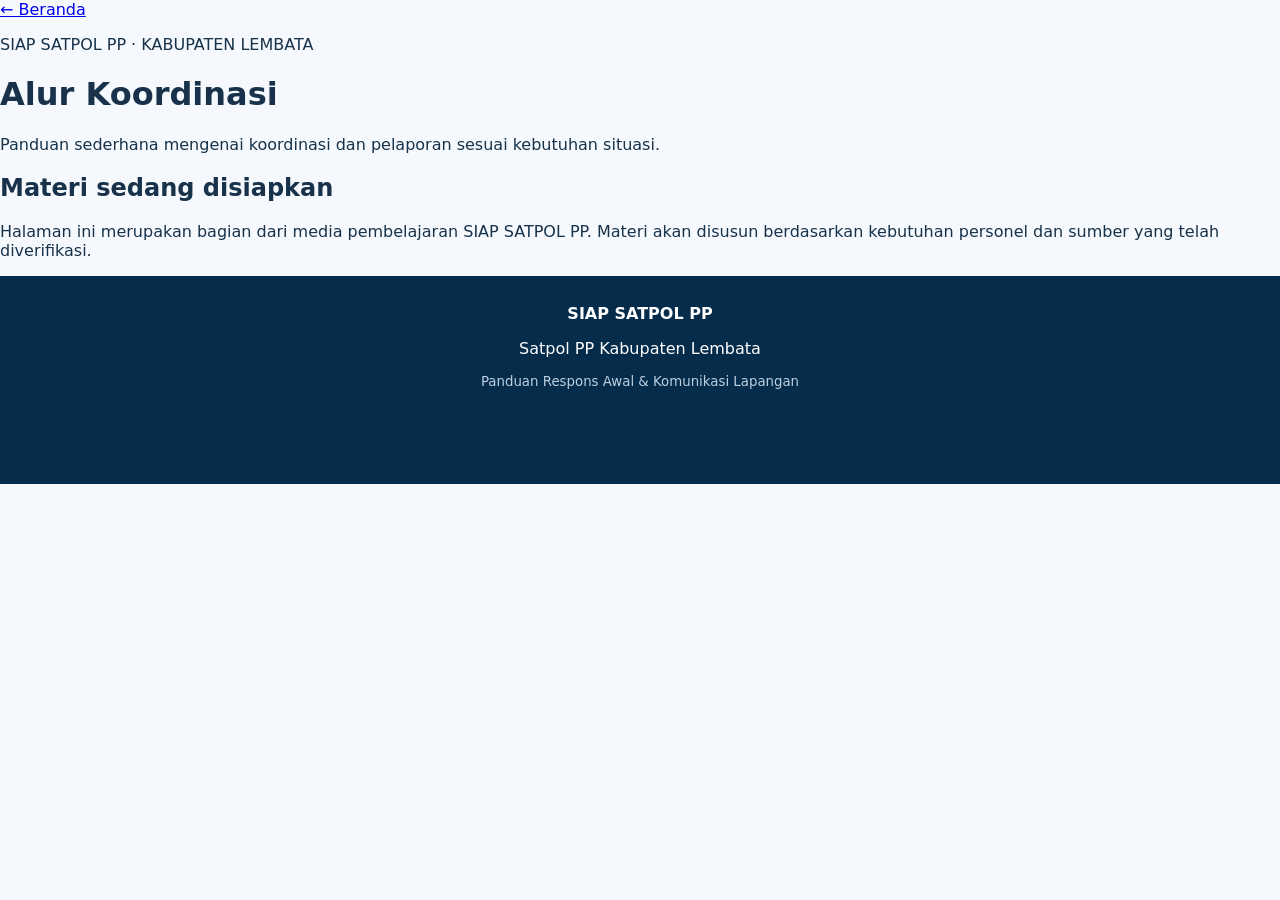
<file: pages/alur-koordinasi.html>
<!DOCTYPE html>
<html lang="id">
<head>
  <meta charset="UTF-8">
  <meta name="viewport" content="width=device-width, initial-scale=1.0">
  <title>Alur Koordinasi | SIAP SATPOL PP</title>
  <link rel="stylesheet" href="../css/style.css">
</head>
<body>

<header class="sub-header">
  <a class="back-link" href="../index.html">← Beranda</a>
  <p class="sub-brand">SIAP SATPOL PP · KABUPATEN LEMBATA</p>
  <h1>Alur Koordinasi</h1>
  <p>Panduan sederhana mengenai koordinasi dan pelaporan sesuai kebutuhan situasi.</p>
</header>

<main class="page-content">
  <section class="content-box">
    <h2>Materi sedang disiapkan</h2>
    <p>
      Halaman ini merupakan bagian dari media pembelajaran SIAP SATPOL PP.
      Materi akan disusun berdasarkan kebutuhan personel dan sumber yang telah diverifikasi.
    </p>
  </section>
</main>

<footer>
  <strong>SIAP SATPOL PP</strong>
  <p>Satpol PP Kabupaten Lembata</p>
  <small>Panduan Respons Awal & Komunikasi Lapangan</small>
</footer>

</body>
</html>
</file>
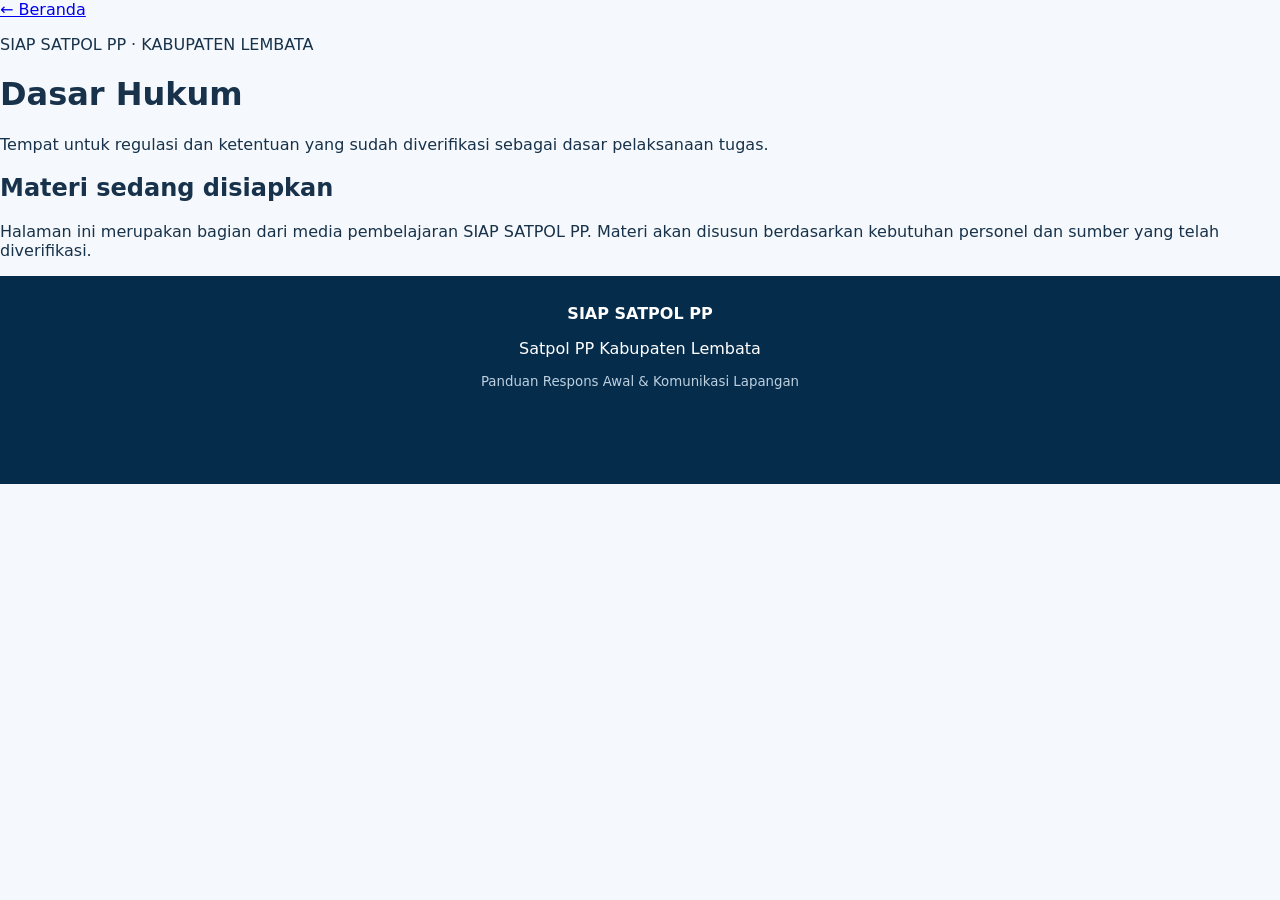
<file: pages/dasar-hukum.html>
<!DOCTYPE html>
<html lang="id">
<head>
  <meta charset="UTF-8">
  <meta name="viewport" content="width=device-width, initial-scale=1.0">
  <title>Dasar Hukum | SIAP SATPOL PP</title>
  <link rel="stylesheet" href="../css/style.css">
</head>
<body>

<header class="sub-header">
  <a class="back-link" href="../index.html">← Beranda</a>
  <p class="sub-brand">SIAP SATPOL PP · KABUPATEN LEMBATA</p>
  <h1>Dasar Hukum</h1>
  <p>Tempat untuk regulasi dan ketentuan yang sudah diverifikasi sebagai dasar pelaksanaan tugas.</p>
</header>

<main class="page-content">
  <section class="content-box">
    <h2>Materi sedang disiapkan</h2>
    <p>
      Halaman ini merupakan bagian dari media pembelajaran SIAP SATPOL PP.
      Materi akan disusun berdasarkan kebutuhan personel dan sumber yang telah diverifikasi.
    </p>
  </section>
</main>

<footer>
  <strong>SIAP SATPOL PP</strong>
  <p>Satpol PP Kabupaten Lembata</p>
  <small>Panduan Respons Awal & Komunikasi Lapangan</small>
</footer>

</body>
</html>
</file>
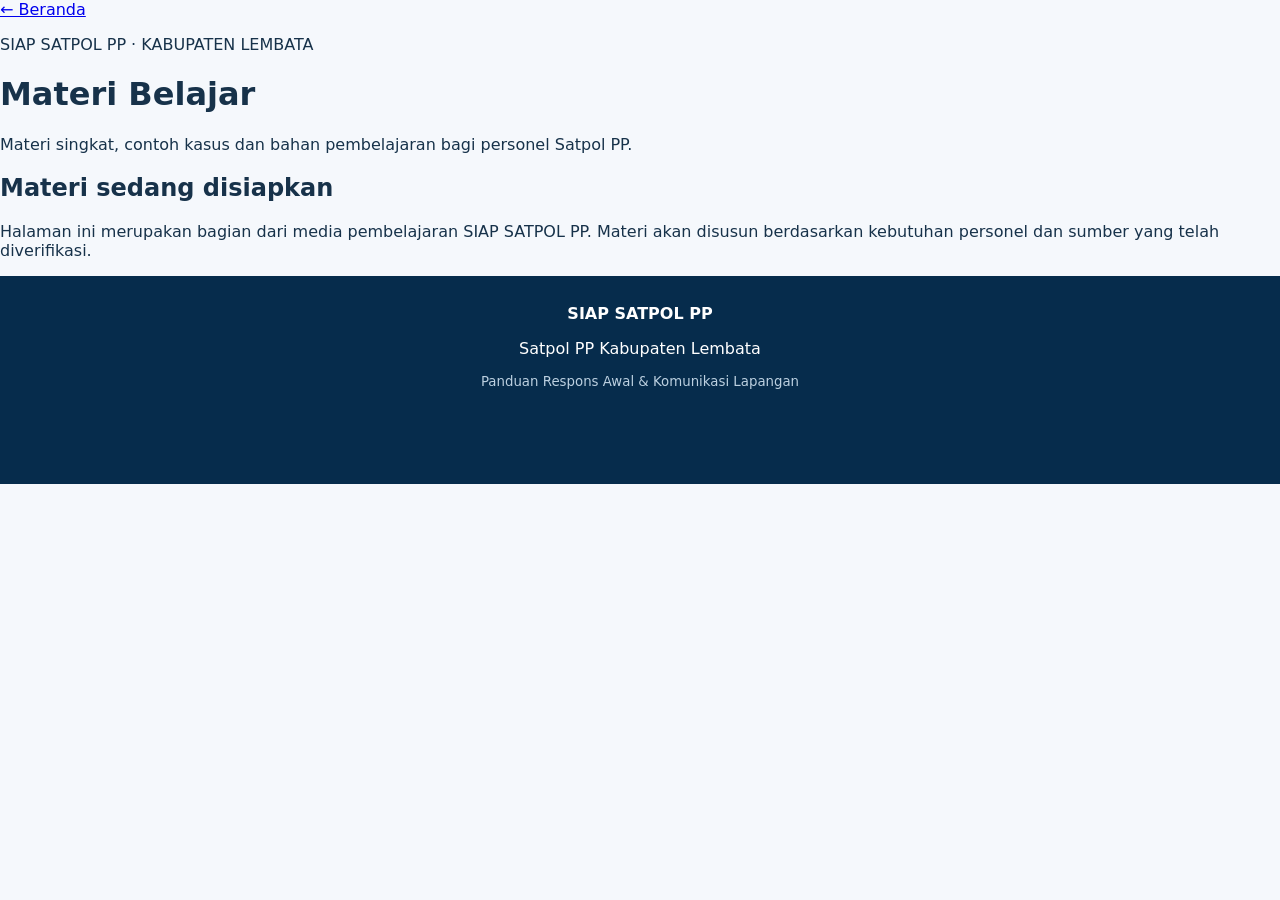
<file: pages/materi-belajar.html>
<!DOCTYPE html>
<html lang="id">
<head>
  <meta charset="UTF-8">
  <meta name="viewport" content="width=device-width, initial-scale=1.0">
  <title>Materi Belajar | SIAP SATPOL PP</title>
  <link rel="stylesheet" href="../css/style.css">
</head>
<body>

<header class="sub-header">
  <a class="back-link" href="../index.html">← Beranda</a>
  <p class="sub-brand">SIAP SATPOL PP · KABUPATEN LEMBATA</p>
  <h1>Materi Belajar</h1>
  <p>Materi singkat, contoh kasus dan bahan pembelajaran bagi personel Satpol PP.</p>
</header>

<main class="page-content">
  <section class="content-box">
    <h2>Materi sedang disiapkan</h2>
    <p>
      Halaman ini merupakan bagian dari media pembelajaran SIAP SATPOL PP.
      Materi akan disusun berdasarkan kebutuhan personel dan sumber yang telah diverifikasi.
    </p>
  </section>
</main>

<footer>
  <strong>SIAP SATPOL PP</strong>
  <p>Satpol PP Kabupaten Lembata</p>
  <small>Panduan Respons Awal & Komunikasi Lapangan</small>
</footer>

</body>
</html>
</file>
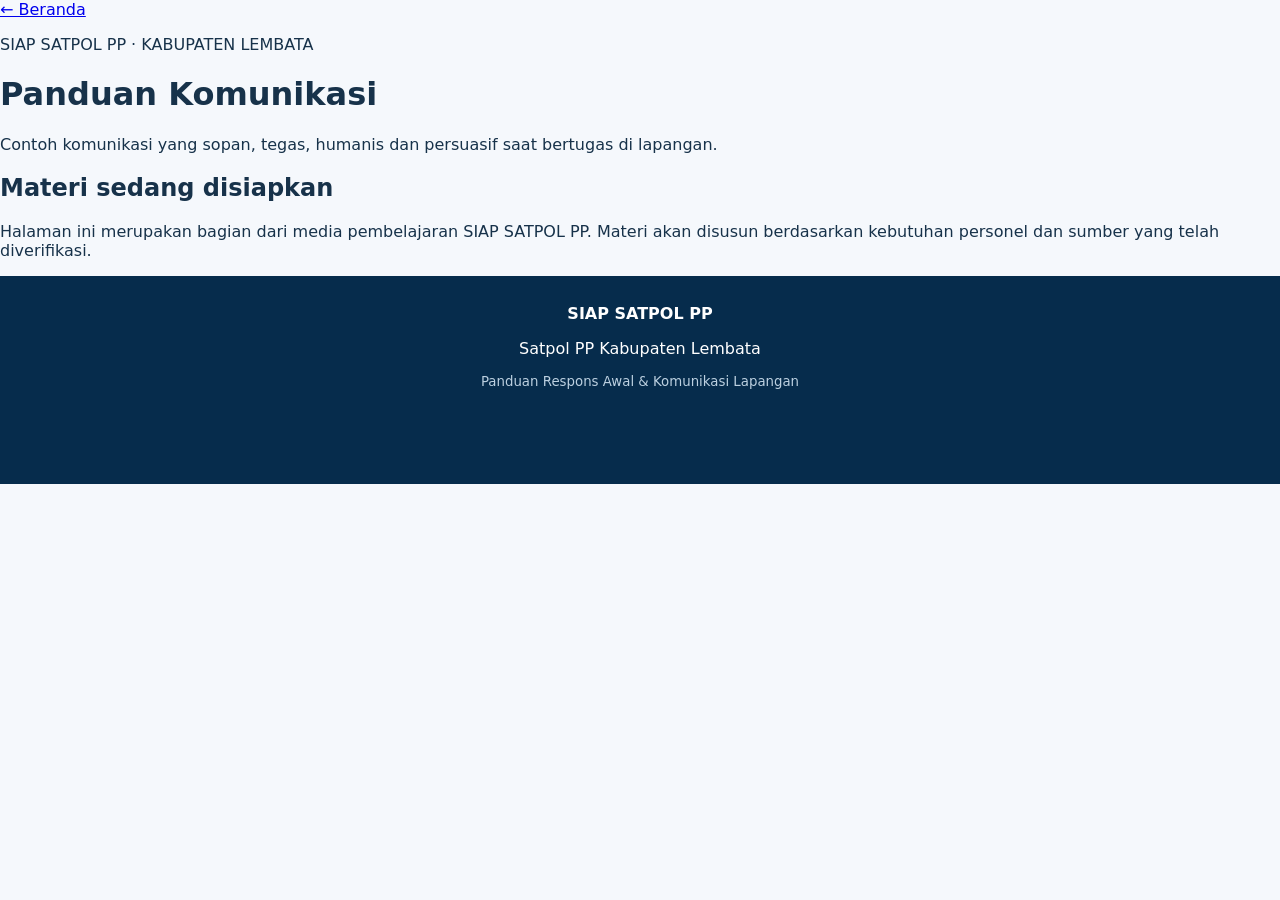
<file: pages/panduan-komunikasi.html>
<!DOCTYPE html>
<html lang="id">
<head>
  <meta charset="UTF-8">
  <meta name="viewport" content="width=device-width, initial-scale=1.0">
  <title>Panduan Komunikasi | SIAP SATPOL PP</title>
  <link rel="stylesheet" href="../css/style.css">
</head>
<body>

<header class="sub-header">
  <a class="back-link" href="../index.html">← Beranda</a>
  <p class="sub-brand">SIAP SATPOL PP · KABUPATEN LEMBATA</p>
  <h1>Panduan Komunikasi</h1>
  <p>Contoh komunikasi yang sopan, tegas, humanis dan persuasif saat bertugas di lapangan.</p>
</header>

<main class="page-content">
  <section class="content-box">
    <h2>Materi sedang disiapkan</h2>
    <p>
      Halaman ini merupakan bagian dari media pembelajaran SIAP SATPOL PP.
      Materi akan disusun berdasarkan kebutuhan personel dan sumber yang telah diverifikasi.
    </p>
  </section>
</main>

<footer>
  <strong>SIAP SATPOL PP</strong>
  <p>Satpol PP Kabupaten Lembata</p>
  <small>Panduan Respons Awal & Komunikasi Lapangan</small>
</footer>

</body>
</html>
</file>
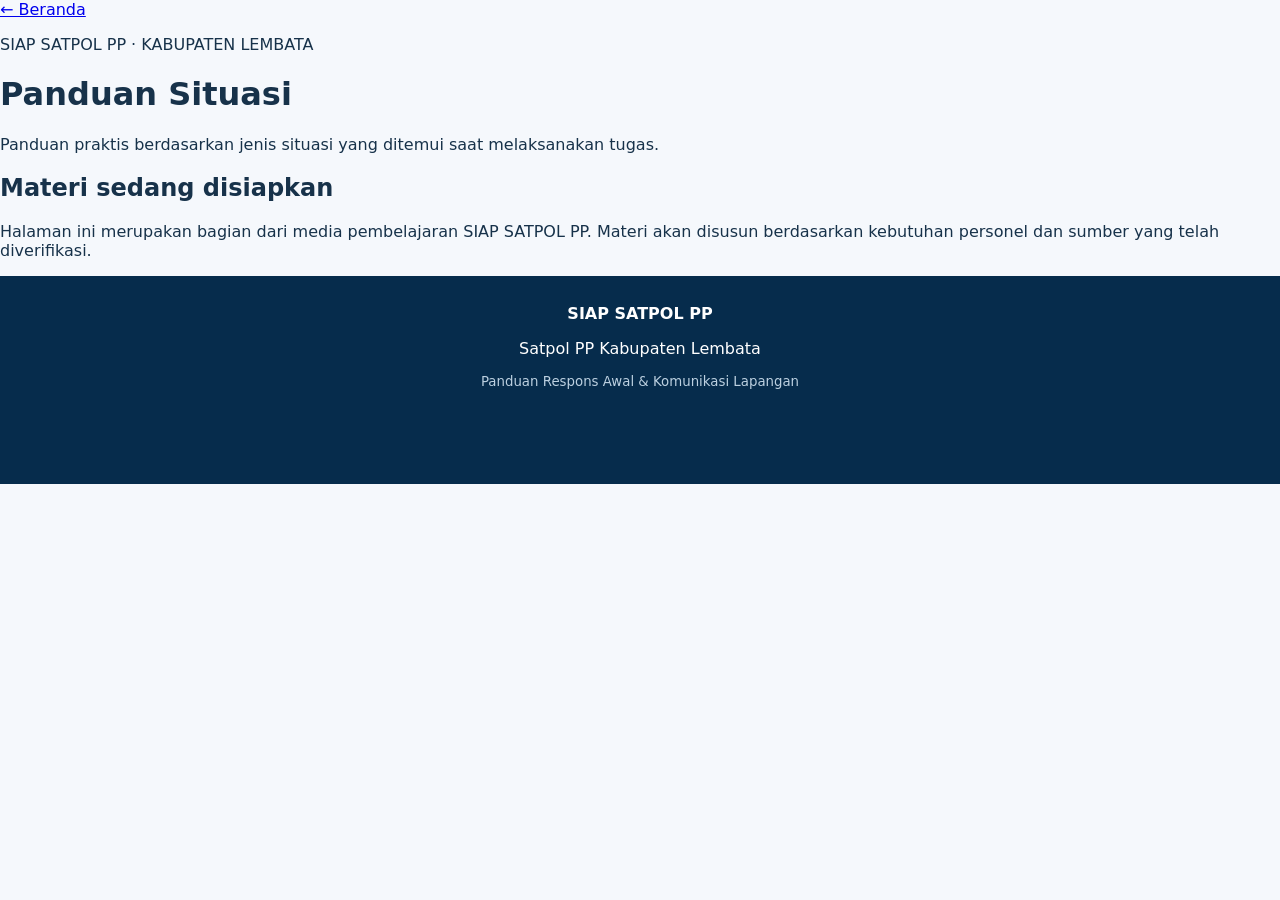
<file: pages/panduan-situasi.html>
<!DOCTYPE html>
<html lang="id">
<head>
  <meta charset="UTF-8">
  <meta name="viewport" content="width=device-width, initial-scale=1.0">
  <title>Panduan Situasi | SIAP SATPOL PP</title>
  <link rel="stylesheet" href="../css/style.css">
</head>
<body>

<header class="sub-header">
  <a class="back-link" href="../index.html">← Beranda</a>
  <p class="sub-brand">SIAP SATPOL PP · KABUPATEN LEMBATA</p>
  <h1>Panduan Situasi</h1>
  <p>Panduan praktis berdasarkan jenis situasi yang ditemui saat melaksanakan tugas.</p>
</header>

<main class="page-content">
  <section class="content-box">
    <h2>Materi sedang disiapkan</h2>
    <p>
      Halaman ini merupakan bagian dari media pembelajaran SIAP SATPOL PP.
      Materi akan disusun berdasarkan kebutuhan personel dan sumber yang telah diverifikasi.
    </p>
  </section>
</main>

<footer>
  <strong>SIAP SATPOL PP</strong>
  <p>Satpol PP Kabupaten Lembata</p>
  <small>Panduan Respons Awal & Komunikasi Lapangan</small>
</footer>

</body>
</html>
</file>
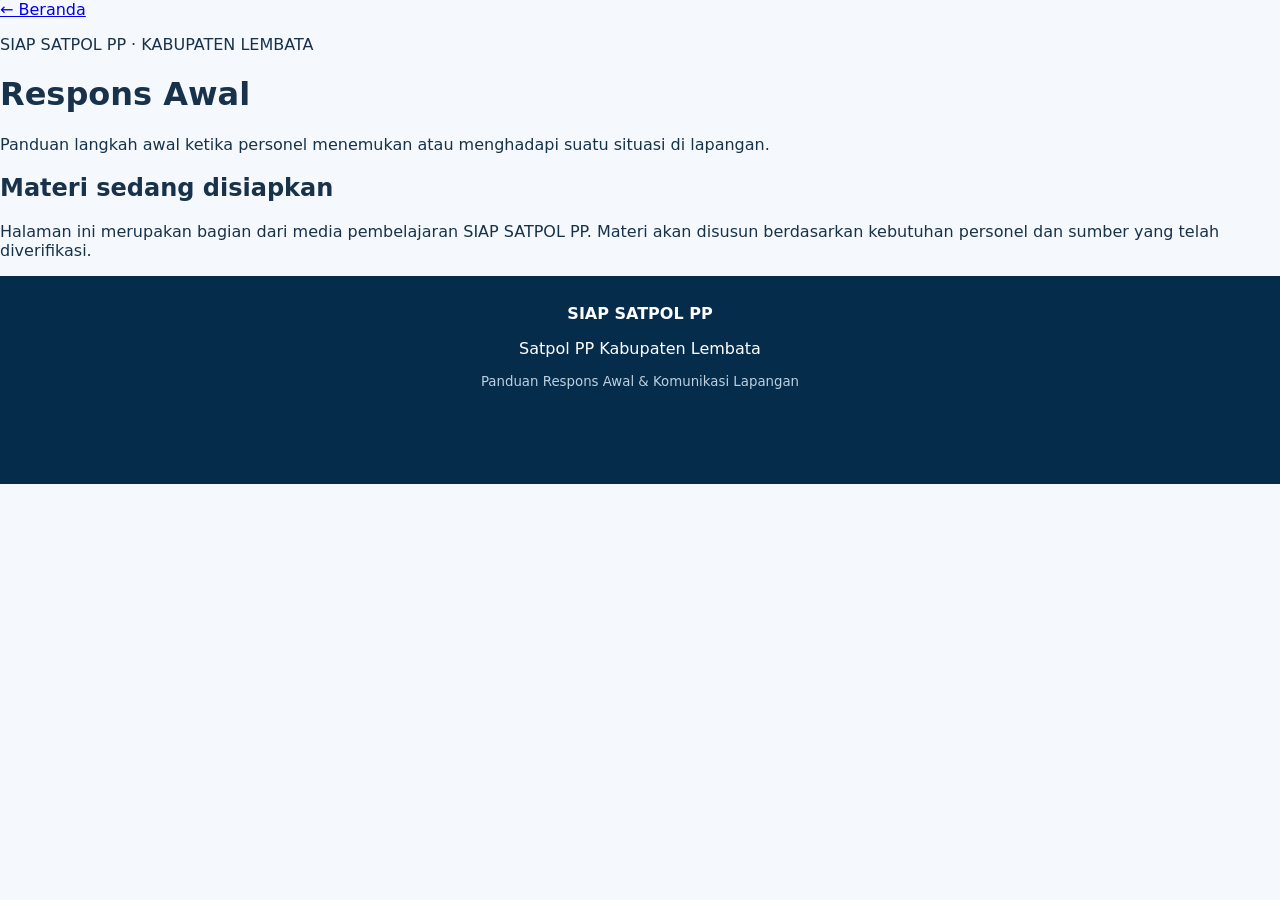
<file: pages/respons-awal.html>
<!DOCTYPE html>
<html lang="id">
<head>
  <meta charset="UTF-8">
  <meta name="viewport" content="width=device-width, initial-scale=1.0">
  <title>Respons Awal | SIAP SATPOL PP</title>
  <link rel="stylesheet" href="../css/style.css">
</head>
<body>

<header class="sub-header">
  <a class="back-link" href="../index.html">← Beranda</a>
  <p class="sub-brand">SIAP SATPOL PP · KABUPATEN LEMBATA</p>
  <h1>Respons Awal</h1>
  <p>Panduan langkah awal ketika personel menemukan atau menghadapi suatu situasi di lapangan.</p>
</header>

<main class="page-content">
  <section class="content-box">
    <h2>Materi sedang disiapkan</h2>
    <p>
      Halaman ini merupakan bagian dari media pembelajaran SIAP SATPOL PP.
      Materi akan disusun berdasarkan kebutuhan personel dan sumber yang telah diverifikasi.
    </p>
  </section>
</main>

<footer>
  <strong>SIAP SATPOL PP</strong>
  <p>Satpol PP Kabupaten Lembata</p>
  <small>Panduan Respons Awal & Komunikasi Lapangan</small>
</footer>

</body>
</html>
</file>
<file: css/style.css>
:root{
  --navy:#0B3F6B;--blue:#0F4C81;--bright:#1976D2;--yellow:#FFC107;--red:#E53935;
  --green:#169C63;--purple:#6A1B9A;--orange:#FB8C00;--light:#F5F8FC;--text:#17324A;
  --muted:#687C8E;--line:#DCE6EE;--shadow:0 12px 28px rgba(18,54,83,.10)
}
*{box-sizing:border-box}html{scroll-behavior:smooth}body{margin:0;background:var(--light);color:var(--text);font-family:Arial,Helvetica,sans-serif}button,input{font:inherit}button{cursor:pointer}.page{display:none;min-height:calc(100vh - 72px)}.page.active{display:block}
.topbar{position:sticky;top:0;z-index:100;height:72px;padding:0 5%;display:flex;align-items:center;gap:24px;background:rgba(7,47,82,.97);backdrop-filter:blur(10px);box-shadow:0 3px 16px rgba(0,0,0,.12)}
.brand{border:0;background:none;color:#fff;display:flex;align-items:center;gap:11px;padding:0;text-align:left}.brand-badge{width:42px;height:42px;border-radius:11px;display:grid;place-items:center;background:var(--yellow);color:#103B5F;font-weight:900}.brand-copy b{display:block;font-size:15px}.brand-copy small{display:block;font-size:9px;letter-spacing:1px;margin-top:2px}.desktop-nav{margin-left:auto;display:flex}.desktop-nav button{border:0;background:none;color:#fff;font-size:12px;padding:9px 10px;border-radius:7px}.desktop-nav button:hover{background:rgba(255,255,255,.09);color:var(--yellow)}.hamburger{display:none;margin-left:auto;border:0;background:none;color:#fff;font-size:27px}.mobile-menu{display:none}
.hero{min-height:500px;position:relative;display:flex;align-items:center;padding:62px 7%;background-image:linear-gradient(90deg,rgba(3,38,69,.96) 0%,rgba(5,55,96,.84) 38%,rgba(10,74,122,.24) 63%,rgba(10,74,122,.06) 100%),url("../assets/hero-beranda.webp");background-size:cover;background-position:center center;background-repeat:no-repeat;color:#fff;overflow:hidden}.hero-inner{max-width:690px;position:relative;z-index:2}.eyebrow{font-size:12px;font-weight:800;letter-spacing:3px;color:#DCEAF5}.hero h1{margin:10px 0 8px;font-size:clamp(54px,7vw,90px);line-height:.9}.hero h1 span{display:block;color:var(--yellow)}.hero h2{font-size:clamp(22px,3vw,32px);line-height:1.18;margin:22px 0 10px}.hero-text{max-width:620px;color:#E7F0F7;line-height:1.65;font-size:16px}.hero-actions{display:flex;gap:12px;flex-wrap:wrap;margin-top:24px}.primary,.ghost{padding:13px 19px;border-radius:10px;font-weight:800}.primary{border:0;background:var(--yellow);color:#17324A}.ghost{background:rgba(4,42,75,.30);border:1px solid rgba(255,255,255,.65);color:#fff}
.intro{max-width:720px;margin:auto;text-align:center;padding:50px 20px 28px}.intro span{font-size:11px;font-weight:900;letter-spacing:2.3px;color:var(--blue)}.intro h2{margin:8px 0;font-size:35px}.intro p{color:var(--muted);line-height:1.6}
.dashboard{max-width:1120px;margin:auto;padding:4px 22px 58px;display:grid;grid-template-columns:repeat(3,1fr);gap:18px}.card{min-height:175px;border:0;border-radius:19px;padding:21px;text-align:left;display:grid;grid-template-columns:44px 1fr 20px;gap:14px;align-items:start;box-shadow:var(--shadow);transition:.2s;background:#fff;color:var(--text)}.card:hover{transform:translateY(-4px);box-shadow:0 16px 34px rgba(18,54,83,.16)}.card-icon{font-size:29px;line-height:1}.card-copy b{display:block;font-size:20px;margin-bottom:8px}.card-copy small{display:block;line-height:1.55;font-size:13px}.card-arrow{font-size:30px;align-self:center}.card-blue{background:linear-gradient(135deg,#1262B2,#1976D2);color:#fff;border-bottom:6px solid var(--yellow)}.card-red{border-top:5px solid var(--red)}.card-green{border-top:5px solid var(--green)}.card-purple{border-top:5px solid var(--purple)}.card-orange{border-top:5px solid var(--orange)}.card-navy{background:linear-gradient(135deg,#0B3F6B,#0F4C81);color:#fff;border-bottom:6px solid #52AEEB}
.quote-strip{max-width:1120px;margin:0 auto 62px;padding:28px 30px;border-radius:20px;background:linear-gradient(125deg,#082F50,#0F4C81);color:#fff;display:flex;align-items:center;justify-content:space-between;gap:20px}.quote-copy{max-width:650px;font-size:18px;line-height:1.55}.value-list{display:flex;gap:14px;flex-wrap:wrap}.value-list span{padding:8px 11px;background:rgba(255,255,255,.08);border-radius:999px;font-size:12px}
.subhead{min-height:190px;padding:36px max(24px,7%);display:flex;gap:18px;color:#fff}.subhead>div>span{font-size:10px;letter-spacing:2px;font-weight:800}.subhead h1{margin:7px 0 6px;font-size:clamp(32px,5vw,50px)}.subhead p{margin:0;color:rgba(255,255,255,.88)}.theme-blue{background:linear-gradient(135deg,#0F4C81,#1976D2)}.theme-red{background:linear-gradient(135deg,#922A25,#E53935)}.theme-green{background:linear-gradient(135deg,#08734B,#169C63)}.theme-purple{background:linear-gradient(135deg,#411071,#6A1B9A)}.theme-orange{background:linear-gradient(135deg,#B45B00,#FB8C00)}.theme-navy{background:linear-gradient(135deg,#082F50,#0F4C81)}.back{width:42px;height:42px;min-width:42px;border-radius:50%;border:0;background:rgba(255,255,255,.18);color:#fff;font-size:24px}
.content{max-width:1120px;margin:auto;padding:36px 22px 82px}.narrow{max-width:850px}.info-box,.tip,.detail,.comm-detail{border-radius:15px;padding:19px;margin-bottom:20px}.info-box{background:#fff;border:1px solid var(--line);box-shadow:0 7px 20px rgba(18,54,83,.05)}.info-box p{line-height:1.7}.tip{background:#EAF4FC;border-left:5px solid var(--bright);color:#2D526F;line-height:1.55}.section-title{margin:28px 0 8px;font-size:25px}.situational-title{margin-top:38px}.section-desc{color:var(--muted);margin:0 0 18px}
.accordion{display:grid;gap:12px;margin-bottom:18px}.acc{background:#fff;border:1px solid var(--line);border-radius:15px;overflow:hidden;box-shadow:0 6px 16px rgba(18,54,83,.05)}.acc-title{width:100%;border:0;background:#fff;padding:16px;display:grid;grid-template-columns:36px 1fr 24px;gap:11px;align-items:center;text-align:left;color:var(--text)}.acc-title span{width:32px;height:32px;border-radius:50%;display:grid;place-items:center;background:var(--bright);color:#fff;font-weight:900}.acc-title b{font-size:16px}.acc-title i{font-style:normal;color:var(--blue)}.acc-body{display:none;padding:0 18px 18px 64px;line-height:1.65;color:#50697D}.acc.open .acc-body{display:block}.acc aside{background:#EAF4FC;border-radius:12px;padding:14px;color:#173E5B}
.comm-grid{display:grid;grid-template-columns:repeat(4,1fr);gap:12px;margin-bottom:20px}.comm-case{min-height:125px;background:#fff;border:1px solid var(--line);border-radius:15px;text-align:left;padding:16px;box-shadow:0 6px 16px rgba(18,54,83,.05);transition:.2s;color:var(--text)}.comm-case:hover{transform:translateY(-3px);border-color:var(--bright)}.comm-case span{font-size:27px}.comm-case b{display:block;font-size:16px;margin:10px 0 5px}.comm-case small{display:block;color:var(--muted);line-height:1.4}
.comm-detail{position:relative;background:#fff;border:2px solid var(--bright);box-shadow:0 15px 32px rgba(18,54,83,.14);padding:24px}.detail-close{position:absolute;right:12px;top:9px;border:0;background:none;font-size:28px;color:var(--muted)}.comm-kicker{margin:0 0 4px;color:var(--bright);font-size:11px;letter-spacing:1.8px;font-weight:900}.comm-detail h2{margin:0 0 18px;font-size:28px}.comm-section{padding:15px 0;border-top:1px solid #EDF2F6}.comm-section h3{margin:0 0 8px;font-size:16px}.comm-section p{margin:0;line-height:1.65;color:#4E6578}.sample-box{background:#EEF7FF;margin:10px -8px;padding:15px 8px;border-radius:12px;border-top:0}.avoid-box{background:#FFF5F3;margin:10px -8px;padding:15px 8px;border-radius:12px;border-top:0}.coord-box{background:#F0FAF5;margin:10px -8px;padding:15px 8px;border-radius:12px;border-top:0}.comm-disclaimer{font-size:12px;color:var(--muted);line-height:1.5;margin:18px 0 0}
.steps{display:grid;gap:13px}.steps article{background:#fff;border:1px solid var(--line);border-radius:15px;padding:18px;display:grid;grid-template-columns:48px 1fr;gap:14px;box-shadow:0 6px 16px rgba(18,54,83,.05)}.steps article>span{width:42px;height:42px;border-radius:50%;display:grid;place-items:center;background:var(--green);color:#fff;font-weight:900}.steps b{font-size:18px}.steps p{margin:6px 0 0;color:var(--muted);line-height:1.5}
.search{display:block;width:min(680px,100%);margin:0 auto 27px;padding:15px 17px;border:1px solid #CBD9E5;border-radius:14px;outline:none;background:#fff}.search:focus{border-color:var(--bright);box-shadow:0 0 0 3px rgba(25,118,210,.12)}
.situations{display:grid;grid-template-columns:repeat(4,1fr);gap:15px}.situations button{min-height:165px;border:1px solid var(--line);border-radius:16px;background:#fff;text-align:left;padding:19px;color:var(--text);box-shadow:0 6px 16px rgba(18,54,83,.05);transition:.2s}.situations button:hover{transform:translateY(-3px);border-color:var(--green)}.situations span{font-size:30px}.situations b{display:block;font-size:17px;margin:12px 0 6px}.situations small{display:block;color:var(--muted);line-height:1.5}.detail{position:relative;max-width:720px;margin:26px auto 0;background:#fff;border:2px solid var(--green);box-shadow:var(--shadow)}.detail button{position:absolute;right:12px;top:9px;border:0;background:none;font-size:28px}.detail h2{color:#08734B}.detail p{line-height:1.65}.detail small{display:block;background:#EFF8F4;padding:11px;border-radius:10px}
.hidden{display:none}.flow{display:flex;flex-direction:column;align-items:center;gap:9px;margin-bottom:24px}.flow div{width:min(100%,480px);padding:16px;text-align:center;border-radius:12px;font-weight:800;background:#E0EFFF}.flow div:nth-of-type(2){background:#D9F7E9}.flow div:nth-of-type(3){background:#FFF1D4}.flow div:nth-of-type(4){background:#EFE2FB}.flow div:nth-of-type(5){background:#DCEDFF}.flow div:nth-of-type(6){background:#FFE0DF}.flow i{font-style:normal;font-size:24px;color:#8798A8}
.legal-list{display:grid;gap:12px}.legal-list article{background:#fff;border:1px solid var(--line);border-radius:14px;padding:17px;display:grid;grid-template-columns:40px 1fr;gap:10px;align-items:center;box-shadow:0 6px 16px rgba(18,54,83,.05)}.legal-list span{font-size:24px}.legal-list b{font-size:16px}.legal-list small{display:block;color:var(--muted);margin-top:5px;line-height:1.4}
.learning-grid{display:grid;grid-template-columns:repeat(3,1fr);gap:16px}.learning-grid article{min-height:165px;background:#fff;border:1px solid var(--line);border-radius:16px;padding:23px;box-shadow:0 6px 16px rgba(18,54,83,.05)}.learning-grid span{font-size:31px}.learning-grid b{display:block;font-size:18px;margin:13px 0 6px}.learning-grid small{display:block;color:var(--muted);line-height:1.5}
.bottom-nav{display:none}footer{padding:28px 20px 95px;background:#062C4C;color:#fff;text-align:center}footer b,footer span,footer small{display:block}footer span{margin:5px 0}footer small{color:#BCD0E0}
@media(max-width:1000px){.desktop-nav{display:none}.hamburger{display:block}.mobile-menu.open{display:grid;position:fixed;z-index:99;top:72px;left:0;right:0;background:#fff;padding:10px 18px 18px;box-shadow:0 10px 20px rgba(0,0,0,.15)}.mobile-menu button{border:0;background:#fff;text-align:left;padding:13px;color:var(--text);border-bottom:1px solid #EDF1F4}.dashboard{grid-template-columns:repeat(2,1fr)}.situations,.comm-grid{grid-template-columns:repeat(2,1fr)}}
@media(max-width:650px){body{padding-bottom:68px}.topbar{height:62px;padding:0 15px}.brand-badge{width:38px;height:38px}.hero{min-height:430px;padding:46px 23px;background-position:64% center}.hero h1{font-size:52px}.hero h2{font-size:21px}.hero-actions{flex-direction:column}.hero-actions button{width:100%}.intro{padding:36px 20px 22px}.intro h2{font-size:28px}.dashboard{grid-template-columns:1fr;padding:0 15px 40px}.card{min-height:128px;grid-template-columns:42px 1fr 18px;padding:18px}.card-icon{font-size:27px}.card-copy b{font-size:18px}.quote-strip{margin:0 15px 35px;flex-direction:column;align-items:flex-start}.subhead{min-height:165px;padding:28px 18px}.content{padding:25px 15px 82px}.acc-body{padding:0 15px 16px}.situations,.learning-grid,.comm-grid{grid-template-columns:1fr 1fr}.bottom-nav{position:fixed;z-index:110;display:grid;grid-template-columns:repeat(4,1fr);left:0;right:0;bottom:0;height:67px;background:#fff;border-top:1px solid #D8E1E9;box-shadow:0 -5px 15px rgba(0,0,0,.07)}.bottom-nav button{border:0;background:#fff;display:flex;flex-direction:column;align-items:center;justify-content:center;color:#526A7C}.bottom-nav span{font-size:20px}.bottom-nav small{font-size:10px}.learning-grid article{min-height:140px}footer{padding-bottom:25px}}
@media(max-width:400px){.situations,.learning-grid,.comm-grid{grid-template-columns:1fr}}

/* ===== COPY & TYPOGRAPHY POLISH v0.8 ===== */
body{font-family:Inter,ui-sans-serif,system-ui,-apple-system,BlinkMacSystemFont,"Segoe UI",Arial,sans-serif}
.hero h2{max-width:680px;letter-spacing:-.02em}
.hero-text{font-size:17px;max-width:650px}
.intro h2,.section-title,.subhead h1{letter-spacing:-.025em}
.principles-strip{max-width:1120px;margin:0 auto 26px;padding:0 22px;display:grid;grid-template-columns:repeat(4,1fr);gap:10px}
.principles-strip>div{background:#fff;border:1px solid var(--line);border-radius:14px;padding:15px 16px;box-shadow:0 6px 15px rgba(18,54,83,.05)}
.principles-strip b{display:block;color:var(--blue);font-size:15px;margin-bottom:4px}
.principles-strip small{display:block;color:var(--muted);line-height:1.45}
.mini-principles{display:flex;flex-wrap:wrap;gap:8px;margin-top:14px}
.mini-principles span{background:#EAF4FC;color:#0F4C81;border-radius:999px;padding:7px 11px;font-size:12px;font-weight:800}
.section-title{position:relative;padding-left:14px}
.section-title:before{content:"";position:absolute;left:0;top:3px;bottom:3px;width:5px;border-radius:5px;background:var(--yellow)}
.comm-detail h2{letter-spacing:-.02em}
.comm-section h3{color:#17324A}
@media(max-width:800px){.principles-strip{grid-template-columns:repeat(2,1fr)}}
@media(max-width:450px){.principles-strip{grid-template-columns:1fr}.hero-text{font-size:15px}.section-title{font-size:22px}}


/* ===== SIMULASI & TEST v0.9 ===== */
.card-cyan{border-top:5px solid #00A7B5}
.card-gold{border-top:5px solid #D9A400}
.theme-cyan{background:linear-gradient(135deg,#006F7A,#00A7B5)}
.theme-gold{background:linear-gradient(135deg,#8C6500,#D9A400)}

.sim-info{max-width:900px;margin:0 auto 22px}
.sim-layout{display:grid;grid-template-columns:280px 1fr;gap:20px;align-items:start}
.sim-list{display:grid;gap:9px;position:sticky;top:92px}
.sim-select{border:1px solid var(--line);border-radius:13px;background:#fff;text-align:left;padding:14px;color:var(--text);font-weight:700;box-shadow:0 5px 14px rgba(18,54,83,.04)}
.sim-select.active{background:#E9F9FB;border-color:#00A7B5;color:#006F7A}
.sim-panel{background:#fff;border:1px solid var(--line);border-radius:18px;padding:24px;box-shadow:var(--shadow)}
.sim-kicker{font-size:11px;letter-spacing:2px;font-weight:900;color:#008D99;margin:0 0 5px}
.sim-panel h2{font-size:29px;margin:0 0 10px;letter-spacing:-.02em}
.sim-story{font-size:16px;line-height:1.7;color:#526A7C;background:#F6F9FC;border-radius:13px;padding:16px}
.sim-panel h3{margin:23px 0 12px}
.sim-options{display:grid;gap:10px}
.sim-option{display:grid;grid-template-columns:34px 1fr;gap:11px;align-items:start;border:1px solid var(--line);background:#fff;border-radius:13px;padding:14px;text-align:left;color:var(--text)}
.sim-option:hover{border-color:#00A7B5;background:#F5FCFD}
.sim-option>span{width:30px;height:30px;border-radius:50%;display:grid;place-items:center;background:#EDF3F7;font-weight:900}
.sim-option p{margin:4px 0 0;line-height:1.5}
.sim-option.selected-good{border-color:#169C63;background:#EFFAF5}
.sim-option.selected-mid{border-color:#D9A400;background:#FFF9E8}
.sim-option.selected-bad{border-color:#E53935;background:#FFF2F1}
.sim-feedback{margin-top:18px;border-radius:13px;padding:16px;background:#EEF7FF;border-left:5px solid var(--bright)}
.sim-feedback b{display:block;font-size:17px;margin-bottom:5px}
.sim-feedback p{line-height:1.6;margin:0 0 8px}
.sim-feedback small{color:var(--muted);line-height:1.4}

.test-summary{display:grid;grid-template-columns:repeat(3,1fr);gap:12px;margin-bottom:20px}
.test-summary>div{background:#fff;border:1px solid var(--line);border-radius:14px;padding:16px;text-align:center;box-shadow:0 5px 14px rgba(18,54,83,.05)}
.test-summary span{display:block;color:var(--muted);font-size:12px;margin-bottom:6px}
.test-summary b{font-size:22px;color:var(--blue)}
.delta-positive{color:var(--green)!important}.delta-negative{color:var(--red)!important}
.test-tabs{display:flex;gap:8px;margin-bottom:15px}
.test-tab{flex:1;border:1px solid var(--line);background:#fff;color:var(--text);padding:12px;border-radius:11px;font-weight:800}
.test-tab.active{background:#FFF4C6;border-color:#D9A400;color:#6E5200}
.quiz-form{display:grid;gap:14px}
.quiz-question{background:#fff;border:1px solid var(--line);border-radius:15px;padding:18px;box-shadow:0 5px 14px rgba(18,54,83,.05)}
.quiz-question h3{display:grid;grid-template-columns:34px 1fr;gap:10px;align-items:start;font-size:16px;margin:0 0 13px;line-height:1.5}
.quiz-question h3>span{width:30px;height:30px;border-radius:50%;display:grid;place-items:center;background:#0F4C81;color:#fff;font-size:13px}
.quiz-options{display:grid;gap:8px;padding-left:44px}
.quiz-options label{display:flex;gap:9px;align-items:flex-start;border:1px solid #E5ECF2;border-radius:10px;padding:10px 12px;cursor:pointer}
.quiz-options label:hover{background:#F7FAFC}
.quiz-options input{margin-top:3px}
.quiz-options span{line-height:1.45}
.quiz-submit{width:100%;border:0;background:#D9A400;color:#2E2500;font-weight:900;padding:14px;border-radius:11px;margin:18px 0}
.quiz-result{background:#fff;border:2px solid #D9A400;border-radius:17px;padding:22px;text-align:center;margin-bottom:18px;box-shadow:var(--shadow)}
.result-kicker{font-size:11px;letter-spacing:2px;color:#8C6500;font-weight:900;margin:0}
.quiz-result h2{font-size:42px;margin:7px 0;color:#0F4C81}
.quiz-result p{line-height:1.6;color:var(--muted)}
.result-learn{border:0;background:#0F4C81;color:#fff;padding:11px 16px;border-radius:10px;font-weight:800}
.test-note{margin-top:18px}

.bottom-nav{grid-template-columns:repeat(5,1fr)!important}

@media(max-width:850px){
  .sim-layout{grid-template-columns:1fr}
  .sim-list{position:static;grid-template-columns:repeat(2,1fr)}
}
@media(max-width:650px){
  .test-summary{grid-template-columns:1fr 1fr}
  .test-summary>div:last-child{grid-column:1/-1}
  .quiz-options{padding-left:0}
  .sim-list{grid-template-columns:1fr}
  .sim-panel{padding:18px}
}


/* ===== FINAL FEATURE POLISH v1.0 ===== */
.card-teal{border-top:5px solid #00897B}
.card-slate{border-top:5px solid #607D8B}
.theme-teal{background:linear-gradient(135deg,#00695C,#00897B)}
.theme-slate{background:linear-gradient(135deg,#455A64,#607D8B)}

.learn-card{min-height:165px;background:#fff;border:1px solid var(--line);border-radius:16px;padding:23px;box-shadow:0 6px 16px rgba(18,54,83,.05);text-align:left;color:var(--text)}
.learn-card:hover{transform:translateY(-3px);border-color:var(--bright)}
.learn-card span{font-size:31px}.learn-card b{display:block;font-size:18px;margin:13px 0 6px}.learn-card small{display:block;color:var(--muted);line-height:1.5}
.learn-detail{position:relative;margin:25px auto 0;background:#fff;border:2px solid var(--bright);border-radius:16px;padding:24px;box-shadow:var(--shadow);max-width:850px}
.learn-kicker{margin:0;color:var(--bright);font-size:11px;letter-spacing:2px;font-weight:900}
.learn-detail h2{margin:5px 0 18px;font-size:28px}
.material-points h3{margin:0 0 10px}.material-points li{margin:8px 0;line-height:1.55}.material-points p{line-height:1.65;color:#536B7D}.material-points aside{background:#EEF7FF;border-radius:12px;padding:14px;margin-top:14px;color:#244B69;line-height:1.55}

.progress-grid{display:grid;grid-template-columns:repeat(4,1fr);gap:12px;margin-bottom:20px}
.progress-grid article{background:#fff;border:1px solid var(--line);border-radius:15px;padding:17px;text-align:center;box-shadow:0 6px 16px rgba(18,54,83,.05)}
.progress-grid span{display:block;color:var(--muted);font-size:12px;margin-bottom:5px}.progress-grid b{font-size:22px;color:var(--blue)}.progress-grid small{display:block;color:var(--muted);margin-top:5px;font-size:11px}
.progress-panel{background:#fff;border:1px solid var(--line);border-radius:16px;padding:20px;box-shadow:0 6px 16px rgba(18,54,83,.05)}
.progress-panel h2{margin-top:0}.progress-bar-wrap{display:grid;grid-template-columns:1fr 55px;gap:12px;align-items:center}.progress-bar{height:16px;background:#E9EFF4;border-radius:999px;overflow:hidden}.progress-bar span{display:block;height:100%;width:0;background:linear-gradient(90deg,#0F4C81,#169C63);transition:.4s}.progress-panel p{color:var(--muted);line-height:1.5}
.progress-actions{display:flex;gap:10px;margin-top:15px}.progress-actions button{flex:1;border:0;background:#0F4C81;color:#fff;padding:12px;border-radius:10px;font-weight:800}

.feedback-form{display:grid;gap:14px}.feedback-form label{display:grid;gap:7px}.feedback-form label>span{font-weight:800}.feedback-form select,.feedback-form textarea{width:100%;border:1px solid #CBD9E5;border-radius:11px;padding:12px;background:#fff}.feedback-submit{border:0;background:#607D8B;color:#fff;font-weight:900;padding:13px;border-radius:10px}.feedback-saved{background:#EFF8F4;border-left:5px solid var(--green);padding:16px;border-radius:12px;margin-top:16px}.feedback-saved p{margin-bottom:0}

.about-grid{display:grid;grid-template-columns:repeat(2,1fr);gap:12px}.about-grid article{background:#fff;border:1px solid var(--line);border-radius:14px;padding:17px}.about-grid span{display:block;color:var(--blue);font-weight:900;font-size:12px;letter-spacing:1px;text-transform:uppercase}.about-grid p{line-height:1.55;color:var(--muted)}

@media(max-width:900px){.progress-grid{grid-template-columns:repeat(2,1fr)}}
@media(max-width:650px){
  .progress-grid,.about-grid{grid-template-columns:1fr}
  .progress-actions{flex-direction:column}
}


/* ===== LEGAL, COORDINATION & DATA v1.1 ===== */
.legal-intro{background:linear-gradient(135deg,#FFF7E5,#FFF);border:1px solid #F1D59A;border-radius:15px;padding:18px;margin-bottom:18px}.legal-intro b{font-size:18px}.legal-intro p{color:#6C6252;line-height:1.6;margin-bottom:0}.legal-rich article{grid-template-columns:42px 1fr}.legal-rich article>span{width:36px;height:36px;display:grid;place-items:center;border-radius:10px;background:#FFF2D5;color:#8B5B00;font-size:12px;font-weight:900}.legal-rich a{display:inline-block;margin-top:8px;color:#0F4C81;font-weight:800;text-decoration:none}.legal-pending{background:#FAFAFA!important;border-style:dashed!important}.legal-pending em{display:block;margin-top:8px;color:#8A6D3B;font-size:12px}
.coord-check{background:#fff;border:1px solid var(--line);border-radius:16px;padding:20px;margin-bottom:25px}.coord-check h2{margin-top:0}.coord-grid{display:grid;grid-template-columns:repeat(2,1fr);gap:10px}.coord-grid article{background:#F6F9FC;border-radius:12px;padding:14px}.coord-grid b{display:block;margin-bottom:5px}.coord-grid small{color:var(--muted);line-height:1.45}.flow-safe div small{display:block;font-weight:400;color:#61788A;margin-top:5px}.theme-data{background:linear-gradient(135deg,#173B57,#397A9D)}.card-data{border-top:5px solid #397A9D}.data-status{display:flex;align-items:center;gap:12px;background:#fff;border:1px solid var(--line);border-radius:15px;padding:17px;margin-bottom:15px}.status-dot{width:13px;height:13px;border-radius:50%;background:#E53935;box-shadow:0 0 0 5px rgba(229,57,53,.10)}.status-dot.connected{background:#169C63;box-shadow:0 0 0 5px rgba(22,156,99,.12)}.data-status b,.data-status small{display:block}.data-status small{color:var(--muted);margin-top:3px}.data-actions{display:grid;grid-template-columns:repeat(2,1fr);gap:10px;margin-bottom:18px}.data-actions button{border:0;border-radius:11px;padding:13px;font-weight:900;background:#0F4C81;color:#fff}.data-actions button:last-child{background:#397A9D}.data-actions button:disabled{opacity:.65}.data-guide{margin-top:24px}.data-guide-grid{display:grid;grid-template-columns:repeat(3,1fr);gap:10px}.data-guide-grid article{background:#fff;border:1px solid var(--line);border-radius:13px;padding:15px}.data-guide-grid b,.data-guide-grid small{display:block}.data-guide-grid small{color:var(--muted);line-height:1.45;margin-top:5px}
@media(max-width:650px){.coord-grid,.data-actions,.data-guide-grid{grid-template-columns:1fr}}


/* ===== HEADER RINGKAS v1.2 ===== */
.compact-nav{display:flex!important;align-items:center;gap:8px;margin-left:auto}
.compact-nav .navbtn,.menu-trigger{border:0;background:transparent;color:#fff;padding:10px 12px;border-radius:9px;font-weight:700;font-size:13px}
.compact-nav .navbtn:hover,.menu-trigger:hover{background:rgba(255,255,255,.10);color:var(--yellow)}
.menu-trigger{border:1px solid rgba(255,255,255,.22)}
.mobile-menu{grid-template-columns:repeat(3,minmax(0,1fr));gap:8px}
.mobile-menu.open{max-height:calc(100vh - 72px);overflow:auto;padding:14px 5% 18px}
.mobile-menu button{border:1px solid var(--line)!important;border-radius:10px!important;padding:12px!important;background:#fff!important}
@media(max-width:1000px){.compact-nav{display:none!important}.hamburger{display:block;font-size:14px;font-weight:800;border:1px solid rgba(255,255,255,.25);padding:9px 11px;border-radius:9px}.mobile-menu.open{grid-template-columns:repeat(2,minmax(0,1fr))}}
@media(max-width:520px){.mobile-menu.open{grid-template-columns:1fr 1fr}}


/* ===== SELARAS DOKUMEN AKTUALISASI v1.3 ===== */
.actual-focus{background:linear-gradient(135deg,#0B3F6B,#0F4C81);color:#fff;border-radius:18px;padding:24px;margin-bottom:22px;box-shadow:var(--shadow)}
.actual-focus>span{font-size:11px;letter-spacing:2px;color:#FFD451;font-weight:900}.actual-focus h2{font-size:24px;line-height:1.4;margin:8px 0 10px}.actual-focus p{color:#DDEAF4;line-height:1.65;margin-bottom:0}
.actual-about-grid article b{color:var(--text)}
.actualization-steps{display:grid;gap:12px}.actualization-steps article{position:relative;background:#fff;border:1px solid var(--line);border-radius:15px;padding:18px 18px 18px 22px;box-shadow:0 6px 16px rgba(18,54,83,.05)}.actualization-steps article:before{content:"";position:absolute;left:0;top:0;bottom:0;width:5px;background:var(--bright);border-radius:15px 0 0 15px}.actualization-steps b{display:block;font-size:17px;margin-bottom:6px}.actualization-steps p{color:#526A7C;line-height:1.55;margin:0 0 7px}.actualization-steps small{color:#0F4C81;font-weight:800}
.stakeholder-grid{display:grid;grid-template-columns:repeat(2,1fr);gap:10px}.stakeholder-grid article{background:#fff;border:1px solid var(--line);border-radius:13px;padding:15px}.stakeholder-grid b{display:block;margin-bottom:5px}.stakeholder-grid small{color:var(--muted);line-height:1.5}
.impact-list{display:grid;gap:9px}.impact-list p{position:relative;margin:0;background:#FFF8EB;border:1px solid #F4DFC0;border-radius:12px;padding:13px 14px 13px 38px;line-height:1.5;color:#635849}.impact-list p:before{content:"!";position:absolute;left:13px;top:12px;width:18px;height:18px;display:grid;place-items:center;background:#FFC107;color:#17324A;border-radius:50%;font-size:12px;font-weight:900}
@media(max-width:650px){.stakeholder-grid{grid-template-columns:1fr}.actual-focus h2{font-size:20px}}


/* ===== VISUAL CARDS v1.4 ===== */
.card{
  position:relative;
  overflow:hidden;
  padding-top:155px!important;
}
.card-photo{
  position:absolute;
  inset:0 0 auto 0;
  width:100%;
  height:138px;
  object-fit:cover;
  object-position:center 32%;
  display:block;
  border-radius:18px 18px 0 0;
  filter:saturate(.96) contrast(1.02);
}
.card:after{
  content:"";
  position:absolute;
  left:0;right:0;top:94px;height:45px;
  background:linear-gradient(to bottom,rgba(255,255,255,0),rgba(255,255,255,.94));
  pointer-events:none;
}
.card-blue:after,.card-navy:after{
  background:linear-gradient(to bottom,rgba(9,65,116,0),rgba(13,86,154,.94));
}
.card-icon,.card-copy,.card-arrow{position:relative;z-index:2}

.comm-case{
  overflow:hidden;
  padding:0 0 14px!important;
}
.comm-photo{
  width:100%;
  aspect-ratio:4/3;
  object-fit:cover;
  display:block;
  margin:0 0 12px;
}
.comm-case>span,.comm-case>b,.comm-case>small{
  margin-left:15px;
  margin-right:15px;
}
.comm-case>span{display:inline-block}

.situations button{
  overflow:hidden;
  padding:0 0 16px!important;
}
.situation-photo{
  width:100%;
  aspect-ratio:4/3;
  object-fit:cover;
  display:block;
  margin:0 0 13px;
}
.situations button>span,.situations button>b,.situations button>small{
  margin-left:16px;
  margin-right:16px;
}
.situations button>span{display:inline-block}

.sim-select{
  display:grid!important;
  grid-template-columns:54px 1fr;
  align-items:center;
  gap:10px;
  padding:7px!important;
}
.sim-thumb{
  width:54px;
  height:48px;
  object-fit:cover;
  border-radius:9px;
  display:block;
}
.sim-select.active .sim-thumb{outline:2px solid #00A7B5;outline-offset:1px}

/* subtle interaction */
.card-photo,.situation-photo,.comm-photo,.sim-thumb{
  transition:transform .22s ease,filter .22s ease;
}
.card:hover .card-photo,
.situations button:hover .situation-photo,
.comm-case:hover .comm-photo{
  transform:scale(1.025);
  filter:saturate(1.03) contrast(1.03);
}

@media(max-width:650px){
  .card{padding-top:132px!important;min-height:235px}
  .card-photo{height:118px}
  .card:after{top:80px;height:39px}
  .situations button,.comm-case{min-height:0}
}


/* ===== VISUAL LENGKAP & RINGAN v1.5 ===== */
img{max-width:100%}
.acc-photo{
  display:block;width:100%;height:178px;object-fit:cover;object-position:center;
  border-radius:12px;margin:0 0 14px;box-shadow:0 6px 16px rgba(18,54,83,.08)
}
.steps article{
  grid-template-columns:112px 48px 1fr!important;
  align-items:center!important
}
.step-photo{
  width:112px;height:84px;object-fit:cover;border-radius:11px;display:block
}
.sim-hero-image{
  width:100%;height:230px;object-fit:cover;border-radius:14px;margin:8px 0 14px;
  box-shadow:0 8px 20px rgba(18,54,83,.08)
}
.learn-card{
  padding:0 0 18px!important;
  overflow:hidden
}
.learn-photo{
  width:100%;height:132px;object-fit:cover;display:block;margin-bottom:13px
}
.learn-card>span,.learn-card>b,.learn-card>small{
  margin-left:20px;margin-right:20px
}
.learn-card>span{display:inline-block}
.section-banner{
  width:100%;height:190px;object-fit:cover;display:block;border-radius:16px;
  margin-bottom:20px;box-shadow:0 8px 22px rgba(18,54,83,.09)
}
.actual-visual-journey{margin:28px 0}
.actual-visual-grid{
  display:grid;grid-template-columns:repeat(3,1fr);gap:12px
}
.actual-visual-grid article{
  background:#fff;border:1px solid var(--line);border-radius:14px;overflow:hidden;
  box-shadow:0 6px 16px rgba(18,54,83,.05)
}
.actual-photo{width:100%;height:130px;object-fit:cover;display:block}
.actual-visual-grid b,.actual-visual-grid small{
  display:block;margin-left:13px;margin-right:13px
}
.actual-visual-grid b{margin-top:11px;margin-bottom:4px}
.actual-visual-grid small{color:var(--muted);line-height:1.4;margin-bottom:14px}
.card-photo,.comm-photo,.situation-photo,.sim-thumb,.acc-photo,.step-photo,.learn-photo,.section-banner,.actual-photo{
  background:#E9F0F5
}
@media(max-width:800px){
  .actual-visual-grid{grid-template-columns:repeat(2,1fr)}
}
@media(max-width:650px){
  .acc-body{padding-left:15px!important}
  .acc-photo{height:155px}
  .steps article{
    grid-template-columns:86px 38px 1fr!important;
    gap:10px!important;padding:13px!important
  }
  .step-photo{width:86px;height:72px}
  .steps article>span{width:36px!important;height:36px!important}
  .sim-hero-image{height:180px}
  .learn-photo{height:118px}
  .section-banner{height:155px}
  .actual-visual-grid{grid-template-columns:1fr 1fr}
  .actual-photo{height:115px}
}
@media(max-width:420px){
  .actual-visual-grid{grid-template-columns:1fr}
  .steps article{grid-template-columns:72px 34px 1fr!important}
  .step-photo{width:72px;height:64px}
}


/* ===== VISUAL PRESISI v1.6 ===== */

.comm-grid,
.situations{
  align-items:stretch;
  gap:16px;
}

.comm-case,
.situations button{
  position:relative;
  overflow:hidden;
  border:1px solid #D6E1EA!important;
  border-radius:18px!important;
  background:linear-gradient(180deg,#FFFFFF 0%,#FFFFFF 72%,#F8FBFD 100%)!important;
  box-shadow:0 8px 22px rgba(18,54,83,.07)!important;
  transition:transform .18s ease,box-shadow .18s ease,border-color .18s ease!important;
}

.comm-case:hover,
.situations button:hover{
  transform:translateY(-4px)!important;
  box-shadow:0 14px 28px rgba(18,54,83,.12)!important;
}

.comm-photo,
.situation-photo{
  display:block!important;
  width:calc(100% - 16px)!important;
  height:auto!important;
  aspect-ratio:auto!important;
  object-fit:contain!important;
  object-position:center center!important;
  margin:8px 8px 13px!important;
  border-radius:13px!important;
  background:#EDF3F7!important;
  border:1px solid #E0E8EF!important;
  box-shadow:0 3px 10px rgba(18,54,83,.06)!important;
}

.comm-case>span,
.situations button>span{
  width:38px!important;
  height:38px!important;
  display:grid!important;
  place-items:center!important;
  border-radius:11px!important;
  background:#EEF6FD!important;
  margin:0 15px 8px!important;
  font-size:22px!important;
}

.comm-case>b,
.situations button>b{
  margin:0 15px 5px!important;
  font-size:17px!important;
  line-height:1.25!important;
}

.comm-case>small,
.situations button>small{
  margin:0 15px 16px!important;
  line-height:1.5!important;
  min-height:42px;
}

@media(min-width:1001px){
  .comm-grid,
  .situations{
    grid-template-columns:repeat(4,minmax(0,1fr))!important;
  }
}

@media(min-width:651px) and (max-width:1000px){
  .comm-grid,
  .situations{
    grid-template-columns:repeat(2,minmax(0,1fr))!important;
  }
}

@media(max-width:650px){
  .comm-grid,
  .situations{
    grid-template-columns:1fr!important;
  }
  .comm-case,
  .situations button{
    max-width:520px;
    width:100%;
    margin-inline:auto;
  }
}

.acc.open .acc-body{
  display:grid!important;
  grid-template-columns:minmax(210px,260px) minmax(0,1fr)!important;
  grid-template-areas:
    "photo copy"
    "photo quote"!important;
  gap:12px 20px!important;
  align-items:start!important;
  padding:4px 18px 20px 18px!important;
}

.acc-photo{
  grid-area:photo!important;
  display:block!important;
  width:100%!important;
  height:auto!important;
  aspect-ratio:auto!important;
  object-fit:contain!important;
  object-position:center center!important;
  margin:0!important;
  border-radius:14px!important;
  background:#EDF3F7!important;
  border:1px solid #DFE8EF!important;
  box-shadow:0 7px 18px rgba(18,54,83,.08)!important;
}

.acc-body>p{
  grid-area:copy!important;
  margin:0!important;
  align-self:start!important;
  font-size:16px;
}

.acc-body>aside{
  grid-area:quote!important;
  margin:0!important;
  align-self:start!important;
  border-left:4px solid #1976D2;
}

@media(max-width:700px){
  .acc.open .acc-body{
    grid-template-columns:1fr!important;
    grid-template-areas:
      "photo"
      "copy"
      "quote"!important;
    gap:13px!important;
    padding:4px 14px 17px!important;
  }
  .acc-photo{
    width:100%!important;
    max-height:none!important;
  }
}

.steps article{
  align-items:center!important;
}
.step-photo{
  object-fit:contain!important;
  object-position:center!important;
  background:#EDF3F7!important;
  border:1px solid #DFE8EF;
  padding:3px;
  box-sizing:border-box;
}
@media(min-width:801px){
  .steps article{
    grid-template-columns:138px 48px minmax(0,1fr)!important;
  }
  .step-photo{
    width:138px!important;
    height:108px!important;
  }
}

.sim-hero-image{
  object-fit:contain!important;
  object-position:center!important;
  background:linear-gradient(135deg,#EAF2F8,#F8FBFD)!important;
  border:1px solid #DCE7EF;
  padding:7px;
  box-sizing:border-box;
  height:310px!important;
}
.sim-thumb{
  object-fit:contain!important;
  background:#EDF3F7!important;
  padding:2px;
  box-sizing:border-box;
}

.learn-photo{
  object-fit:contain!important;
  object-position:center!important;
  height:auto!important;
  aspect-ratio:auto!important;
  width:calc(100% - 16px)!important;
  margin:8px 8px 12px!important;
  border-radius:12px!important;
  background:#EDF3F7!important;
  border:1px solid #DFE8EF;
}

.section-banner{
  object-position:center center!important;
}

.actual-photo{
  object-fit:contain!important;
  object-position:center!important;
  height:auto!important;
  aspect-ratio:auto!important;
  background:#EDF3F7!important;
}

.comm-photo,
.situation-photo,
.acc-photo,
.learn-photo,
.actual-photo{
  content-visibility:auto;
}

/* ===== END VISUAL PRESISI v1.6 ===== */


/* ===== DRAWER MENU v1.7 ===== */
body.menu-open{overflow:hidden}

.menu-backdrop{
  position:fixed!important;inset:0!important;z-index:1190!important;
  background:rgba(4,27,48,.48)!important;backdrop-filter:blur(2px);
  opacity:0!important;visibility:hidden!important;pointer-events:none!important;
  transition:opacity .24s ease,visibility .24s ease!important;
}
.menu-backdrop.open{opacity:1!important;visibility:visible!important;pointer-events:auto!important}

.mobile-menu.app-drawer{
  position:fixed!important;top:0!important;right:0!important;bottom:0!important;left:auto!important;
  z-index:1200!important;width:min(400px,92vw)!important;max-width:none!important;
  height:100dvh!important;max-height:none!important;margin:0!important;padding:0!important;
  display:flex!important;flex-direction:column!important;gap:0!important;
  background:#F7FAFC!important;border:0!important;border-left:1px solid rgba(11,63,107,.12)!important;
  box-shadow:-24px 0 52px rgba(9,39,64,.20)!important;
  transform:translateX(105%)!important;opacity:1!important;visibility:hidden!important;
  pointer-events:none!important;overflow:hidden!important;
  transition:transform .28s cubic-bezier(.2,.75,.2,1),visibility .28s!important;
}
.mobile-menu.app-drawer.open{
  transform:translateX(0)!important;visibility:visible!important;pointer-events:auto!important;padding:0!important;
}

.drawer-head{
  flex:0 0 auto;display:flex;align-items:center;justify-content:space-between;gap:14px;
  min-height:82px;padding:15px 17px;background:linear-gradient(135deg,#07375E,#0B4F82);
  color:#fff;border-bottom:1px solid rgba(255,255,255,.12);
}
.drawer-brand{min-width:0;display:flex;align-items:center;gap:11px}
.drawer-brand-badge{
  flex:0 0 42px;width:42px;height:42px;border-radius:12px;display:grid;place-items:center;
  background:#FFC107;color:#08375C;font-weight:950;letter-spacing:.4px;
}
.drawer-brand>span:last-child{min-width:0}
.drawer-brand b{display:block;font-size:14px;letter-spacing:.35px;white-space:nowrap}
.drawer-brand small{display:block;margin-top:3px;color:#D8E8F4;font-size:11px}
.drawer-close{
  flex:0 0 38px;width:38px;height:38px;display:grid;place-items:center;
  border:1px solid rgba(255,255,255,.20)!important;border-radius:11px!important;
  background:rgba(255,255,255,.08)!important;color:#fff!important;font-size:25px!important;
  line-height:1!important;cursor:pointer;
}
.drawer-close:hover{background:rgba(255,255,255,.16)!important}

.drawer-scroll{
  flex:1 1 auto;min-height:0;overflow-y:auto;overscroll-behavior:contain;
  padding:12px 12px 18px;scrollbar-width:thin;
}
.drawer-group{
  --accent:#1976D2;margin:0 0 10px;padding:9px;border:1px solid #E0E8EF;
  border-radius:16px;background:#fff;box-shadow:0 5px 16px rgba(18,54,83,.045);
}
.drawer-group.guide{--accent:#1976D2}
.drawer-group.learn{--accent:#6A1B9A}
.drawer-group.evaluate{--accent:#169C63}
.drawer-group.info{--accent:#E58A00}
.drawer-label{
  margin:3px 7px 8px!important;color:#61788A!important;font-size:10px!important;
  font-weight:900!important;letter-spacing:1.45px!important;
}

.mobile-menu.app-drawer .drawer-item{
  width:100%!important;min-height:62px!important;display:grid!important;
  grid-template-columns:42px minmax(0,1fr) 20px!important;align-items:center!important;
  gap:10px!important;margin:0!important;padding:8px 7px!important;border:0!important;
  border-radius:12px!important;background:transparent!important;color:#102F49!important;
  text-align:left!important;cursor:pointer;transition:background .16s ease,transform .16s ease!important;
}
.mobile-menu.app-drawer .drawer-item + .drawer-item{border-top:1px solid #EEF3F6!important}
.mobile-menu.app-drawer .drawer-item:hover{background:#F2F7FB!important;transform:translateX(2px)}
.drawer-icon{
  width:40px;height:40px;display:grid;place-items:center;border-radius:11px;
  background:#EEF5FB;color:var(--accent);
}
.drawer-icon svg{width:22px;height:22px}
.drawer-copy{min-width:0}
.drawer-copy b{display:block;color:#12334D;font-size:14px;line-height:1.25}
.drawer-copy small{display:block;margin-top:3px;color:#708394;font-size:11px;line-height:1.35}
.drawer-arrow{color:var(--accent);font-size:25px;line-height:1;transform:translateY(-1px)}

.drawer-foot{flex:0 0 auto;padding:13px 17px 15px;border-top:1px solid #DFE8EF;background:#EEF4F8}
.drawer-foot b{display:block;color:#0B3F6B;font-size:12px}
.drawer-foot small{display:block;margin-top:3px;color:#667D8E;font-size:10px;line-height:1.35}

.menu-trigger,.hamburger{
  display:inline-flex!important;align-items:center!important;justify-content:center!important;gap:6px!important;
}
.menu-trigger[aria-expanded="true"],.hamburger[aria-expanded="true"]{
  background:rgba(255,193,7,.14)!important;border-color:rgba(255,193,7,.55)!important;color:#FFD24D!important;
}

@media(max-width:650px){
  .mobile-menu.app-drawer{width:min(360px,94vw)!important}
  .drawer-head{min-height:76px;padding:13px 14px}
  .drawer-scroll{padding:10px}
  .drawer-group{padding:7px}
  .drawer-copy b{font-size:13px}
  .drawer-copy small{font-size:10px}
}
@media(prefers-reduced-motion:reduce){
  .mobile-menu.app-drawer,.menu-backdrop,.drawer-item{transition:none!important}
}
/* ===== END DRAWER MENU v1.7 ===== */


/* ===== FIX MENU GANDA v1.7.1 ===== */

@media(min-width:1001px){
  .hamburger{
    display:none!important;
  }
  .compact-nav{
    display:flex!important;
  }
}

@media(max-width:1000px){
  .compact-nav{
    display:none!important;
  }
  .hamburger{
    display:inline-flex!important;
    align-items:center!important;
    justify-content:center!important;
    gap:6px!important;
  }
}

/* ===== END FIX MENU GANDA v1.7.1 ===== */


/* ===== MENU TUNGGAL AKTIF v1.7.2 ===== */

/* Desktop: tombol besar tetap hilang, tombol Menu kecil tetap aktif. */
@media(min-width:1001px){
  #hamburger.hamburger{
    display:none!important;
  }
  #desktopMenuButton.menu-trigger{
    display:inline-flex!important;
    cursor:pointer!important;
    pointer-events:auto!important;
  }
}

/* Drawer tidak boleh ikut tersembunyi oleh aturan mobile-menu lama. */
#mobileMenu.app-drawer{
  display:flex!important;
}
#mobileMenu.app-drawer.open{
  transform:translateX(0)!important;
  visibility:visible!important;
  opacity:1!important;
  pointer-events:auto!important;
}
#menuBackdrop.open{
  visibility:visible!important;
  opacity:1!important;
  pointer-events:auto!important;
}

/* ===== END MENU TUNGGAL AKTIF v1.7.2 ===== */


/* ===== HUKUM KASUS LEMBATA v1.8 ===== */
.law-center{max-width:1040px!important}
.law-warning{display:grid;grid-template-columns:46px 1fr;gap:13px;align-items:start;background:#FFF8E8;border:1px solid #F1D89E;border-radius:16px;padding:17px;margin-bottom:18px}
.law-warning-icon{width:42px;height:42px;border-radius:12px;display:grid;place-items:center;background:#FFC107;color:#17324A;font-weight:950;font-size:22px}
.law-warning b{display:block;color:#493B20;font-size:17px;margin-bottom:4px}.law-warning p{margin:0;color:#715F3C;line-height:1.55}
.law-foundation{display:grid;grid-template-columns:1fr 1fr;gap:12px;margin-bottom:16px}
.law-foundation article{display:grid;grid-template-columns:46px 1fr;gap:12px;background:#fff;border:1px solid var(--line);border-radius:15px;padding:16px;box-shadow:0 6px 16px rgba(18,54,83,.05)}
.law-foundation-no{width:42px;height:42px;border-radius:12px;display:grid;place-items:center;background:#EAF4FC;color:#0F4C81;font-weight:900}
.law-foundation b{line-height:1.35}.law-foundation p{color:var(--muted);line-height:1.5;margin:6px 0 8px}
.law-foundation a,.law-sources a{color:#0F5F9E;text-decoration:none;font-weight:800;font-size:12px}.law-foundation a:hover,.law-sources a:hover{text-decoration:underline}
.law-legend{display:grid;grid-template-columns:repeat(3,1fr);gap:9px;margin:17px 0}
.law-legend>span{display:grid;grid-template-columns:14px 1fr;column-gap:8px;row-gap:2px;padding:12px;background:#fff;border:1px solid var(--line);border-radius:12px}
.law-legend small{grid-column:2;color:var(--muted);line-height:1.35}.law-dot{width:10px;height:10px;border-radius:50%;margin-top:4px}.law-dot.green{background:#159C63}.law-dot.amber{background:#F0A000}.law-dot.slate{background:#667987}
.law-toolbar{position:sticky;top:69px;z-index:8;background:rgba(244,248,251,.95);backdrop-filter:blur(7px);padding:10px 0 11px;margin:4px 0 0}
.law-search-wrap{display:grid;grid-template-columns:34px 1fr;align-items:center;background:#fff;border:1px solid #C9D8E4;border-radius:13px;padding:0 11px}
.law-search-wrap>span{font-size:24px;color:#4E6F88}.law-search-wrap input{width:100%;border:0;outline:0;background:transparent;padding:13px 4px;font:inherit;color:var(--text)}
.law-filter-row{display:flex;gap:7px;flex-wrap:wrap;margin-top:9px}.law-filter{border:1px solid #C9D8E4;background:#fff;color:#38566D;border-radius:999px;padding:8px 11px;font-weight:800;font-size:11px;cursor:pointer}.law-filter.active{background:#0F4C81;color:#fff;border-color:#0F4C81}
.law-count{font-size:12px;color:#6B8090;margin:3px 2px 10px}.law-cases{display:grid;gap:10px}
.law-case{background:#fff;border:1px solid #D7E2EA;border-radius:16px;overflow:hidden;box-shadow:0 5px 14px rgba(18,54,83,.045)}.law-case[hidden]{display:none!important}
.law-case summary{list-style:none;display:grid;grid-template-columns:46px minmax(0,1fr) auto 24px;gap:11px;align-items:center;padding:14px 15px;cursor:pointer}.law-case summary::-webkit-details-marker{display:none}.law-case[open] summary{background:#F8FBFD;border-bottom:1px solid #E4ECF2}
.law-case-icon{width:44px;height:44px;border-radius:12px;display:grid;place-items:center;font-size:23px;background:#EEF5FA}
.law-case-title b{display:block;font-size:16px;line-height:1.25;color:#12334D}.law-case-title small{display:block;color:#718493;margin-top:4px;line-height:1.35}
.law-badge{white-space:nowrap;border-radius:999px;padding:6px 9px;font-size:10px;font-weight:900}.law-badge.direct{background:#E8F7F0;color:#087445}.law-badge.coord{background:#FFF3D9;color:#8C5E00}.law-badge.other{background:#EEF1F4;color:#50616E}
.law-chevron{font-size:22px;color:#648096;transition:transform .18s ease}.law-case[open] .law-chevron{transform:rotate(180deg)}
.law-case-body{padding:16px}.law-columns{display:grid;grid-template-columns:1fr 1fr;gap:12px}.law-columns section{background:#F8FAFC;border:1px solid #E2E9EF;border-radius:12px;padding:14px}.law-columns h3{margin:0 0 8px;font-size:14px;color:#0F4C81}.law-columns ul{margin:0;padding-left:19px}.law-columns li{margin:6px 0;color:#4C6578;line-height:1.45}
.law-local{margin-top:12px;padding:13px 14px;border-left:4px solid #1976D2;border-radius:10px;background:#EDF6FD;color:#39566C;line-height:1.55}.law-local strong{color:#183F5C}.law-sources{display:flex;gap:12px;flex-wrap:wrap;margin-top:11px}
.law-bottom-note{margin-top:18px;background:#0B3F6B;color:#E8F3FB;border-radius:16px;padding:17px;line-height:1.55}.law-bottom-note b{display:block;color:#FFD24D;margin-bottom:3px}
@media(max-width:760px){.law-foundation,.law-legend,.law-columns{grid-template-columns:1fr}.law-toolbar{top:63px}.law-case summary{grid-template-columns:42px minmax(0,1fr) 22px}.law-badge{grid-column:2;justify-self:start}.law-chevron{grid-column:3;grid-row:1/3}}
@media(max-width:480px){.law-center{padding-left:13px!important;padding-right:13px!important}.law-warning{grid-template-columns:38px 1fr;padding:13px}.law-warning-icon{width:36px;height:36px}.law-filter{font-size:10px;padding:7px 9px}.law-case summary{padding:12px 11px}.law-case-body{padding:11px}}
/* ===== END HUKUM KASUS LEMBATA v1.8 ===== */


/* ===== VISUAL HUKUM v1.9 ===== */
.law-visual-quick{margin:20px 0 24px}
.law-visual-heading{margin-bottom:12px}
.law-visual-heading span{font-size:10px;font-weight:900;letter-spacing:1.5px;color:#0F5F9E}
.law-visual-heading h2{margin:5px 0 4px;color:#12334D;font-size:24px}
.law-visual-heading p{margin:0;color:#6B8090;line-height:1.5}

.law-visual-grid{
  display:grid;
  grid-template-columns:repeat(2,minmax(0,1fr));
  gap:14px
}
.law-visual-card{
  display:flex;
  flex-direction:column;
  overflow:hidden;
  padding:0!important;
  border:1px solid #D8E3EA!important;
  border-radius:17px!important;
  background:#fff!important;
  text-align:left!important;
  cursor:pointer;
  box-shadow:0 7px 18px rgba(18,54,83,.06);
  transition:transform .18s ease,box-shadow .18s ease,border-color .18s ease
}
.law-visual-card:hover{
  transform:translateY(-3px);
  box-shadow:0 13px 28px rgba(18,54,83,.11);
  border-color:#B9D2E5!important
}

/* Kotak mengikuti kebutuhan foto. Tidak memakai COVER. */
.law-visual-media{
  width:100%;
  aspect-ratio:4/3;
  display:grid;
  place-items:center;
  background:linear-gradient(135deg,#E8F0F6,#F7FAFC);
  overflow:hidden
}
.law-visual-media img{
  display:block;
  width:100%;
  height:100%;
  object-fit:contain!important;
  object-position:center!important
}
.law-visual-copy{display:block;padding:13px 14px 15px}
.law-visual-copy b{display:block;color:#12334D;font-size:17px;line-height:1.25}
.law-visual-copy small{display:block;margin-top:4px;color:#708494;line-height:1.4}

/* Foto pada isi kasus selalu tampil utuh. */
.law-case-media{
  margin:0 0 14px;
  overflow:hidden;
  border-radius:14px;
  background:#EDF3F7;
  border:1px solid #DCE6ED
}
.law-case-media>img{
  display:block;
  width:100%;
  height:auto!important;
  max-height:none!important;
  object-fit:contain!important;
  object-position:center!important
}
.law-case-media.two{
  display:grid;
  grid-template-columns:1fr 1fr;
  gap:1px;
  background:#DCE6ED
}
.law-case-media figure{margin:0;background:#fff}
.law-case-media figure img{
  display:block;
  width:100%;
  height:auto!important;
  max-height:none!important;
  object-fit:contain!important
}
.law-case-media figcaption{
  padding:7px 10px;
  font-size:11px;
  font-weight:800;
  color:#557084;
  background:#F8FBFD
}

@media(max-width:700px){
  .law-visual-grid{grid-template-columns:1fr}
  .law-visual-heading h2{font-size:21px}
  .law-case-media.two{grid-template-columns:1fr}
}
/* ===== END VISUAL HUKUM v1.9 ===== */


/* ===== AUDIT TOTAL v1.9.1 ===== */
html,body{
  max-width:100%;
  overflow-x:hidden;
}
.page,.content,.subhead,.dashboard,.law-center{
  min-width:0;
}
img{
  display:block;
  max-width:100%;
}
button,a,input,textarea,select{
  font:inherit;
}
button{
  touch-action:manipulation;
}
button:focus-visible,
a:focus-visible,
input:focus-visible,
textarea:focus-visible,
select:focus-visible,
summary:focus-visible{
  outline:3px solid rgba(25,118,210,.38);
  outline-offset:3px;
}
.drawer-copy,
.card-copy,
.law-case-title,
.law-visual-copy,
.acc-body,
.learn-card{
  min-width:0;
}
.drawer-copy b,.drawer-copy small,
.card-copy b,.card-copy small,
.law-case-title b,.law-case-title small,
.law-columns li,.law-local,.law-bottom-note,
.content p,.content li{
  overflow-wrap:break-word;
}
.image-load-error{
  min-height:70px!important;
  background:#EEF3F6!important;
  opacity:.45;
}
@media(max-width:650px){
  .navbtn,.menu-trigger,.hamburger,.drawer-close,
  .law-filter,.sim-select,.mode-button{
    min-height:44px;
  }
  .content{
    width:100%;
    box-sizing:border-box;
  }
  .law-search-wrap{
    width:100%;
    box-sizing:border-box;
  }
}
/* ===== END AUDIT TOTAL v1.9.1 ===== */


/* ===== HUKUM SEDERHANA v1.9.3 ===== */
.law-foundation{margin-top:18px}
.law-legend{margin-top:15px}
.law-case summary{min-height:66px}
.law-case-title small{max-width:760px}
@media(max-width:700px){
  .law-case summary{min-height:62px}
}
/* ===== END HUKUM SEDERHANA v1.9.3 ===== */


/* ===== HUKUM TAMPILAN KUAT v1.9.4 ===== */

/* Intro ringkas, bukan menu tambahan */
.law-guide-intro{
  position:relative;
  overflow:hidden;
  margin:20px 0 14px;
  padding:20px 22px;
  border-radius:18px;
  color:#fff;
  background:
    radial-gradient(circle at 88% 18%,rgba(255,205,59,.18),transparent 24%),
    linear-gradient(135deg,#0B3D66 0%,#115B8C 58%,#0C4873 100%);
  box-shadow:0 12px 30px rgba(11,61,102,.18);
}
.law-guide-intro:after{
  content:"";
  position:absolute;
  right:-35px;
  bottom:-52px;
  width:180px;
  height:180px;
  border:1px solid rgba(255,255,255,.11);
  border-radius:50%;
  box-shadow:
    0 0 0 24px rgba(255,255,255,.035),
    0 0 0 50px rgba(255,255,255,.025);
  pointer-events:none;
}
.law-guide-kicker{
  margin-bottom:6px;
  font-size:10px;
  font-weight:900;
  letter-spacing:1.7px;
  color:#FFD45C;
}
.law-guide-intro-row{
  display:grid;
  grid-template-columns:minmax(0,1fr) 72px;
  gap:18px;
  align-items:center;
}
.law-guide-intro h2{
  margin:0 0 6px;
  color:#fff;
  font-size:25px;
  line-height:1.12;
  letter-spacing:-.3px;
}
.law-guide-intro p{
  max-width:700px;
  margin:0;
  color:#DCECF7;
  font-size:13px;
  line-height:1.55;
}
.law-guide-mark{
  width:68px;
  height:68px;
  display:grid;
  grid-template-columns:1fr 1fr;
  grid-template-rows:auto 1fr;
  align-items:center;
  justify-items:center;
  border:1px solid rgba(255,255,255,.24);
  border-radius:16px;
  background:rgba(255,255,255,.11);
  backdrop-filter:blur(5px);
}
.law-guide-mark span{
  grid-column:1/3;
  margin-top:7px;
  font-size:9px;
  font-weight:900;
  letter-spacing:1px;
  color:#BFDCEC;
}
.law-guide-mark strong{
  justify-self:end;
  font-size:23px;
  color:#FFD45C;
  line-height:1;
}
.law-guide-mark small{
  justify-self:start;
  align-self:end;
  margin:0 0 12px 3px;
  font-size:8px;
  color:#fff;
}

/* Dua fondasi hukum dibuat lebih tegas namun tetap sederhana */
.law-foundation{
  gap:12px;
  margin:0 0 14px!important;
}
.law-foundation article{
  position:relative;
  overflow:hidden;
  padding:17px 18px!important;
  border:1px solid #C9DCE9!important;
  background:
    linear-gradient(180deg,#FFFFFF 0%,#F8FBFD 100%)!important;
  box-shadow:0 6px 18px rgba(19,65,98,.065)!important;
}
.law-foundation article:before{
  content:"";
  position:absolute;
  left:0;
  top:0;
  bottom:0;
  width:4px;
  background:#1676B1;
}
.law-foundation article:nth-child(2):before{
  background:#E5A400;
}
.law-foundation-no{
  width:42px!important;
  height:42px!important;
  border-radius:12px!important;
  background:#E6F2F9!important;
  color:#0E5B8C!important;
  font-size:13px;
}
.law-foundation article:nth-child(2) .law-foundation-no{
  background:#FFF3D3!important;
  color:#966400!important;
}
.law-foundation b{
  color:#12334D;
  font-size:15px;
  line-height:1.35;
}
.law-foundation p{
  margin:6px 0 9px!important;
  color:#61788A!important;
  font-size:12px;
  line-height:1.52!important;
}
.law-foundation a{
  display:inline-flex;
  align-items:center;
  gap:4px;
  color:#0A5E96!important;
  font-size:11px!important;
  font-weight:900!important;
}

/* Legenda menjadi panel informasi ringkas */
.law-legend{
  gap:9px!important;
  margin:0 0 15px!important;
}
.law-legend>span{
  position:relative;
  min-height:66px;
  padding:11px 12px 11px 14px!important;
  border:1px solid #D5E1E9!important;
  border-radius:13px!important;
  background:#fff!important;
  box-shadow:0 3px 10px rgba(18,54,83,.035);
}
.law-legend>span:before{
  content:"";
  position:absolute;
  left:0;
  top:11px;
  bottom:11px;
  width:3px;
  border-radius:0 3px 3px 0;
  background:#159C63;
}
.law-legend>span:nth-child(2):before{background:#E8A100}
.law-legend>span:nth-child(3):before{background:#6B7E8C}
.law-legend b{
  color:#17384F;
  font-size:12px;
}
.law-legend small{
  color:#728694!important;
  font-size:10.5px;
  line-height:1.35!important;
}

/* Pencarian dibuat sebagai satu toolbar yang jelas */
.law-toolbar{
  top:67px!important;
  margin:0 0 7px!important;
  padding:11px!important;
  border:1px solid #D4E1E9;
  border-radius:15px;
  background:rgba(247,250,252,.96)!important;
  box-shadow:0 7px 18px rgba(18,54,83,.055);
}
.law-search-wrap{
  min-height:44px;
  border-color:#BFD4E2!important;
  box-shadow:inset 0 1px 2px rgba(17,68,105,.035);
}
.law-filter-row{
  margin-top:8px!important;
}
.law-filter{
  min-height:32px!important;
  padding:6px 11px!important;
  border-radius:999px!important;
  font-size:10.5px!important;
}
.law-filter.active{
  background:#0F5B91!important;
  border-color:#0F5B91!important;
  box-shadow:0 3px 9px rgba(15,91,145,.18);
}
.law-count{
  margin:3px 3px 8px!important;
  font-size:10.5px!important;
  color:#778B99!important;
}

/* Daftar kasus lebih kuat secara hierarki */
.law-cases{
  gap:9px!important;
}
.law-case{
  position:relative;
  border-color:#D5E1E8!important;
  border-radius:14px!important;
  box-shadow:0 4px 13px rgba(18,54,83,.045)!important;
  transition:border-color .16s ease,box-shadow .16s ease,transform .16s ease;
}
.law-case:hover{
  border-color:#BED3E0!important;
  box-shadow:0 7px 18px rgba(18,54,83,.07)!important;
}
.law-case:before{
  content:"";
  position:absolute;
  left:0;
  top:15px;
  bottom:15px;
  width:3px;
  border-radius:0 3px 3px 0;
  background:#159C63;
}
.law-case[data-level="coord"]:before{background:#E8A100}
.law-case[data-level="other"]:before{background:#6C7F8D}
.law-case summary{
  min-height:68px!important;
  padding:12px 14px 12px 16px!important;
}
.law-case-icon{
  width:42px!important;
  height:42px!important;
  border-radius:11px!important;
  background:#EEF5F9!important;
  font-size:21px!important;
}
.law-case-title b{
  color:#12334D!important;
  font-size:14.5px!important;
  font-weight:850;
}
.law-case-title small{
  margin-top:3px!important;
  color:#758895!important;
  font-size:10.5px!important;
}
.law-badge{
  padding:6px 9px!important;
  font-size:9px!important;
  letter-spacing:.05px;
}
.law-chevron{
  font-size:18px!important;
}
.law-case[open]{
  border-color:#BCD4E3!important;
  box-shadow:0 9px 24px rgba(18,54,83,.09)!important;
}
.law-case[open] summary{
  background:linear-gradient(180deg,#F8FBFD,#F3F8FB)!important;
}
.law-case-body{
  padding:14px 16px 16px!important;
}
.law-columns{
  gap:10px!important;
}
.law-columns section{
  border-color:#DDE7ED!important;
  background:#FAFCFD!important;
}
.law-columns h3{
  color:#0F5D91!important;
  font-size:13px!important;
}
.law-columns li{
  color:#536D7F!important;
  font-size:11.5px;
}
.law-local{
  border-left-color:#177BB7!important;
  background:#EDF6FB!important;
  color:#446478!important;
  font-size:11.5px;
}
.law-sources a{
  display:inline-flex;
  align-items:center;
  min-height:29px;
  padding:5px 9px;
  border:1px solid #C9DBE6;
  border-radius:999px;
  background:#fff;
  text-decoration:none!important;
}
.law-sources a:hover{
  background:#F1F7FA;
}

/* Mobile: tetap sederhana, tidak penuh dekorasi */
@media(max-width:700px){
  .law-guide-intro{
    padding:17px 16px;
    border-radius:16px;
  }
  .law-guide-intro-row{
    grid-template-columns:minmax(0,1fr) 58px;
    gap:10px;
  }
  .law-guide-intro h2{font-size:21px}
  .law-guide-intro p{font-size:12px}
  .law-guide-mark{
    width:56px;
    height:56px;
    border-radius:13px;
  }
  .law-guide-mark strong{font-size:19px}
  .law-guide-mark small{margin-bottom:9px}
  .law-foundation{grid-template-columns:1fr!important}
  .law-legend{grid-template-columns:1fr!important}
  .law-toolbar{top:63px!important;padding:9px!important}
  .law-case summary{
    min-height:66px!important;
    padding:11px 10px 11px 14px!important;
  }
  .law-case-icon{
    width:39px!important;
    height:39px!important;
  }
  .law-case-title b{font-size:13.5px!important}
  .law-case-title small{font-size:10px!important}
}
/* ===== END HUKUM TAMPILAN KUAT v1.9.4 ===== */


/* ===== HUKUM INLINE FOTO v1.9.6 ===== */
.law-visual-grid{
  align-items:start;
}
.law-visual-item{
  min-width:0;
  display:flex;
  flex-direction:column;
}
.law-visual-item>.law-visual-card{
  width:100%;
}
.law-visual-card.is-selected{
  border-color:#0E689F!important;
  box-shadow:0 0 0 3px rgba(14,104,159,.12),0 10px 22px rgba(18,54,83,.10)!important;
}
.law-visual-card.is-selected .law-visual-copy{
  background:#F6FBFE;
}
.law-visual-card.is-selected .law-visual-copy b{
  color:#0B5D90!important;
}

.law-inline-detail{
  margin-top:8px;
  overflow:hidden;
  border:1px solid #BFD5E3;
  border-radius:15px;
  background:#fff;
  box-shadow:0 8px 20px rgba(18,54,83,.08);
  animation:lawInlineOpen .18s ease-out;
}
@keyframes lawInlineOpen{
  from{opacity:0;transform:translateY(-5px)}
  to{opacity:1;transform:translateY(0)}
}
.law-inline-detail[hidden]{display:none!important}

.law-inline-head{
  padding:13px 14px 12px;
  background:linear-gradient(135deg,#0B426D,#0E6598);
  color:#fff;
}
.law-inline-kicker{
  color:#FFD45A;
  font-size:8.5px;
  font-weight:950;
  letter-spacing:1.2px;
}
.law-inline-head h3{
  margin:4px 0 3px;
  color:#fff;
  font-size:16px;
  line-height:1.25;
}
.law-inline-head p{
  margin:0!important;
  color:#DCECF6!important;
  font-size:10.5px!important;
  line-height:1.45!important;
}

.law-inline-sections{
  display:grid;
  gap:8px;
  padding:10px;
  background:#F6F9FB;
}
.law-inline-box{
  padding:11px 12px;
  border:1px solid #DCE6EC;
  border-radius:11px;
  background:#fff;
}
.law-inline-box.national{border-left:4px solid #1978B4}
.law-inline-box.local{border-left:4px solid #D99A00}
.law-inline-box.action{border-left:4px solid #15945F}
.law-inline-box.caution{
  border-color:#ECD695;
  border-left-color:#D99A00;
  background:#FFF9E8;
}
.law-inline-label{
  display:block;
  margin-bottom:5px;
  color:#667D8D;
  font-size:8px;
  font-weight:950;
  letter-spacing:1px;
}
.law-inline-box strong{
  display:block;
  color:#173A51;
  font-size:11.5px;
  line-height:1.4;
}
.law-inline-box p{
  margin:4px 0 0!important;
  color:#687F8F!important;
  font-size:10px!important;
  line-height:1.45!important;
}
.law-inline-box ul{
  margin:4px 0 0;
  padding-left:17px;
  color:#5A7181;
  font-size:10px;
  line-height:1.45;
}
.law-inline-box li{margin:3px 0}
.law-inline-links{
  display:flex;
  flex-wrap:wrap;
  gap:6px;
  margin-top:8px;
}
.law-inline-links a{
  display:inline-flex;
  align-items:center;
  min-height:27px;
  padding:5px 8px;
  border:1px solid #BCD2DF;
  border-radius:999px;
  background:#fff;
  color:#0C5F93;
  font-size:9px;
  font-weight:900;
  text-decoration:none;
}
.law-inline-note{
  padding:9px 11px;
  border-top:1px solid #E0E8ED;
  background:#fff;
  color:#728592;
  font-size:9px;
  line-height:1.42;
}
.law-inline-note b{color:#4B6475}

@media(max-width:700px){
  .law-visual-grid{grid-template-columns:1fr!important}
  .law-inline-detail{margin-top:7px}
  .law-inline-head{padding:12px}
  .law-inline-head h3{font-size:15px}
}
/* ===== END HUKUM INLINE FOTO v1.9.6 ===== */


/* ===== AUDIT KOMUNIKASI v1.10 ===== */
.comm-v110,.response-v110{max-width:1040px!important}
.comm-hero-v110{display:grid;grid-template-columns:minmax(0,1fr) 95px;gap:18px;align-items:center;padding:22px;border-radius:18px;color:#fff;background:radial-gradient(circle at 90% 15%,rgba(255,210,64,.18),transparent 25%),linear-gradient(135deg,#0A416D,#126B9D);box-shadow:0 12px 28px rgba(10,65,109,.14)}
.comm-eyebrow{font-size:9px;font-weight:950;letter-spacing:1.6px;color:#FFD65C}
.comm-hero-v110 h2{margin:5px 0 7px;color:#fff;font-size:25px;line-height:1.15}
.comm-hero-v110 p{margin:0;color:#DCECF6;line-height:1.5}
.comm-rule-v110{width:82px;height:82px;border-radius:18px;display:flex;align-items:center;justify-content:center;gap:5px;background:rgba(255,255,255,.12);border:1px solid rgba(255,255,255,.22)}
.comm-rule-v110 b{font-size:35px;color:#FFD65C}.comm-rule-v110 span{font-size:9px;font-weight:900;line-height:1.2;color:#fff}
.comm-flow-v110{display:grid;grid-template-columns:repeat(8,1fr);gap:6px;margin:12px 0}
.comm-flow-v110 span{display:flex;min-width:0;flex-direction:column;gap:4px;padding:9px 7px;border:1px solid #D7E4EC;border-radius:11px;background:#fff;color:#506B7E;font-size:9px;font-weight:800;text-align:center}
.comm-flow-v110 b{width:23px;height:23px;margin:auto;display:grid;place-items:center;border-radius:50%;background:#E9F4FA;color:#0D6397;font-size:10px}
.comm-principle-v110{display:flex;gap:7px;align-items:center;padding:10px 13px;margin-bottom:20px;border-left:4px solid #E8A900;border-radius:10px;background:#FFF8E2;color:#655634;font-size:11px}
.comm-accordion-v110 .acc-body{align-items:start}
.comm-accordion-v110 .acc-body>div{min-width:0}
.comm-accordion-v110 aside p{font-size:13px;line-height:1.55}
.objection-title-v110{margin-top:25px!important}
.objection-grid-v110{display:grid;grid-template-columns:1fr 1fr;gap:9px;margin-bottom:24px}
.objection-grid-v110 details{border:1px solid #D7E3EA;border-radius:12px;background:#fff;overflow:hidden}
.objection-grid-v110 summary{padding:11px 13px;cursor:pointer;color:#163B54;font-size:12px;font-weight:900;list-style:none}
.objection-grid-v110 summary::-webkit-details-marker{display:none}
.objection-grid-v110 summary:after{content:"+";float:right;color:#0F669B;font-size:16px}
.objection-grid-v110 details[open] summary:after{content:"−"}
.objection-grid-v110 details p{margin:0;padding:0 13px 12px;color:#60798A;font-size:11px;line-height:1.55}
.comm-detail{border:1px solid #BCD4E2!important;border-radius:17px!important;box-shadow:0 10px 25px rgba(18,54,83,.08)!important}
.comm-kicker{color:#0C679D!important;font-weight:950!important;letter-spacing:1.1px!important}
.comm-section h3{font-size:12px!important}
.comm-section p{font-size:12px!important;line-height:1.55!important}
.response-hero-v110{display:grid;grid-template-columns:minmax(260px,40%) minmax(0,1fr);gap:16px;align-items:center;margin-bottom:12px;padding:12px;border:1px solid #D7E3EA;border-radius:17px;background:#fff}
.response-hero-v110 img{width:100%;height:auto!important;object-fit:contain!important;border-radius:13px!important}
.response-hero-v110 span{font-size:9px;font-weight:950;letter-spacing:1.5px;color:#B33B35}
.response-hero-v110 h2{margin:5px 0 6px;color:#16384F;font-size:21px;line-height:1.2}
.response-hero-v110 p{margin:0;color:#657C8C;line-height:1.5}
.response-check-v110{display:grid;grid-template-columns:1fr 1fr;gap:10px;margin-bottom:14px}
.response-check-v110 article{padding:12px 14px;border-radius:12px;border:1px solid #E0D7C9;background:#FFF9EC}
.response-check-v110 article:nth-child(2){border-color:#D5E2EA;background:#F4F9FC}
.response-check-v110 b{display:block;margin-bottom:3px;color:#7A5310;font-size:10px}
.response-check-v110 article:nth-child(2) b{color:#0C6599}
.response-check-v110 p{margin:0;color:#667A87;font-size:11px;line-height:1.45}
.steps-v110 article div small{display:block;margin-top:5px;color:#7C8E99;font-size:9.5px;font-weight:700}
.response-summary-v110{display:flex;gap:8px;align-items:center;margin-top:14px;padding:12px 14px;border-radius:12px;background:#0C4C78;color:#E6F2F8}
.response-summary-v110 b{color:#FFD45A}.response-summary-v110 span{font-size:10.5px;font-weight:800;letter-spacing:.2px}
.situation-intro-v110{padding:13px 15px;margin-bottom:12px;border-radius:12px;border-left:4px solid #16945F;background:#EDF8F2;color:#4F6D5D}
.situation-intro-v110 b{display:block;color:#176843;margin-bottom:3px}.situation-intro-v110 p{margin:0;font-size:11px;line-height:1.5}
.situation-kicker-v110{margin:0 0 3px;color:#16825A!important;font-size:9px!important;font-weight:950;letter-spacing:1.2px}
.situation-link-v110{margin:12px 0 7px}
.situation-link-v110 button{border:1px solid #B9D7C8;border-radius:9px;padding:8px 10px;background:#EFF8F3;color:#176B48;font-weight:900;font-size:10px;cursor:pointer}
@media(max-width:900px){.comm-flow-v110{grid-template-columns:repeat(4,1fr)}}
@media(max-width:700px){
  .comm-hero-v110{grid-template-columns:minmax(0,1fr) 70px;padding:17px}
  .comm-hero-v110 h2{font-size:21px}
  .comm-rule-v110{width:64px;height:64px}.comm-rule-v110 b{font-size:28px}
  .comm-flow-v110{grid-template-columns:repeat(2,1fr)}
  .objection-grid-v110{grid-template-columns:1fr}
  .response-hero-v110{grid-template-columns:1fr}
  .response-check-v110{grid-template-columns:1fr}
  .response-summary-v110{align-items:flex-start;flex-direction:column}
}
/* ===== END AUDIT KOMUNIKASI v1.10 ===== */


/* ===== SIMULASI LAPANGAN v1.11 ===== */
.sim-v111{max-width:1180px!important}
.sim-intro-v111{
  display:grid;grid-template-columns:minmax(0,1fr) 150px;gap:18px;align-items:center;
  margin-bottom:10px;padding:20px 22px;border-radius:18px;
  background:radial-gradient(circle at 90% 12%,rgba(255,211,72,.18),transparent 27%),linear-gradient(135deg,#0A426D,#0D6E9F);
  color:#fff;box-shadow:0 11px 27px rgba(12,69,108,.14)
}
.sim-eyebrow-v111{font-size:9px;font-weight:950;letter-spacing:1.5px;color:#FFD45C}
.sim-intro-v111 h2{margin:5px 0 6px;color:#fff;font-size:24px;line-height:1.15}
.sim-intro-v111 p{margin:0;color:#DCECF5;line-height:1.5}
.sim-progress-card-v111{padding:13px 14px;border:1px solid rgba(255,255,255,.22);border-radius:15px;background:rgba(255,255,255,.11)}
.sim-progress-card-v111 b{display:block;color:#FFD45C;font-size:26px}
.sim-progress-card-v111 span{font-size:9px;font-weight:800;color:#E8F2F7}
.sim-progress-card-v111 div{height:6px;margin-top:9px;overflow:hidden;border-radius:99px;background:rgba(255,255,255,.18)}
.sim-progress-card-v111 i{display:block;width:0;height:100%;border-radius:99px;background:#FFD45C;transition:width .2s ease}

.sim-principle-v111{
  display:flex;align-items:center;justify-content:center;gap:7px;flex-wrap:wrap;
  margin:0 0 14px;padding:9px 12px;border:1px solid #D7E3EA;border-radius:12px;background:#fff;color:#587082;font-size:10px
}
.sim-principle-v111 span{width:23px;height:23px;display:grid;place-items:center;border-radius:50%;background:#E9F4FA;color:#0D6397;font-weight:900}
.sim-principle-v111 b{color:#264A62}.sim-principle-v111 i{color:#9CAEB9;font-style:normal}

.sim-layout-v111{grid-template-columns:minmax(250px,315px) minmax(0,1fr)!important;gap:15px!important;align-items:start!important}
.sim-list-v111{display:grid!important;gap:7px!important;position:sticky;top:80px}
.sim-list-v111 .sim-select{
  position:relative;display:grid!important;grid-template-columns:58px minmax(0,1fr) 22px!important;
  gap:9px!important;align-items:center!important;min-height:69px!important;padding:7px!important;
  border:1px solid #D7E3EA!important;border-radius:12px!important;background:#fff!important;text-align:left!important;
  box-shadow:0 3px 10px rgba(18,54,83,.035)!important
}
.sim-list-v111 .sim-select.active{border-color:#0E6A9E!important;background:#F2F9FD!important;box-shadow:0 0 0 2px rgba(14,106,158,.09)!important}
.sim-list-v111 .sim-select.done .sim-done-mark{opacity:1;transform:scale(1)}
.sim-list-v111 .sim-thumb{width:58px!important;height:54px!important;margin:0!important;border-radius:9px!important;object-fit:contain!important;background:#EAF1F5!important}
.sim-list-v111 .sim-select>span{display:block!important;min-width:0!important;margin:0!important}
.sim-list-v111 .sim-select>span>b{display:inline-block!important;margin:0 5px 2px 0!important;color:#0E669A!important;font-size:9px!important}
.sim-list-v111 .sim-select strong{display:block;color:#173A52;font-size:11px;line-height:1.25}
.sim-list-v111 .sim-select small{display:block;margin-top:3px;color:#718592;font-size:9px;line-height:1.25}
.sim-done-mark{opacity:0;transform:scale(.6);width:20px;height:20px;display:grid;place-items:center;border-radius:50%;background:#E3F5EC;color:#087148;font-size:11px;font-style:normal;font-weight:950;transition:.18s}

.sim-panel-v111{padding:14px!important;border:1px solid #D6E2EA!important;border-radius:17px!important;background:#fff!important;box-shadow:0 9px 24px rgba(18,54,83,.07)!important}
.sim-scenario-top-v111{display:flex;justify-content:space-between;gap:10px;align-items:center;margin-bottom:9px}
.sim-scenario-top-v111 span:first-child{font-size:9px;font-weight:950;letter-spacing:1.2px;color:#0C699E}
#simStateBadge{padding:5px 8px;border-radius:999px;background:#F1F4F6;color:#71818B;font-size:8.5px;font-weight:900}
#simStateBadge.done{background:#E3F5EC;color:#087148}
.sim-image-frame-v111{width:100%;display:grid;place-items:center;overflow:hidden;border:1px solid #DCE6EC;border-radius:13px;background:#EDF3F6}
.sim-image-frame-v111 .sim-hero-image{display:block!important;width:100%!important;height:auto!important;max-height:360px!important;object-fit:contain!important;object-position:center!important;background:#EDF3F6!important}
.sim-panel-v111>h2{margin:13px 0 5px;color:#163A52;font-size:22px}
.sim-panel-v111 .sim-story{margin:0;color:#5D7586;line-height:1.55}
.sim-task-v111{margin:12px 0;padding:11px 13px;border-left:4px solid #E4A500;border-radius:10px;background:#FFF8E3}
.sim-task-v111 b{display:block;color:#815B0D;font-size:9px;letter-spacing:.8px}
.sim-task-v111 p{margin:3px 0 0;color:#685B3F;font-size:11px;line-height:1.45}
.sim-question-v111{margin:14px 0 8px!important;color:#173A52!important;font-size:13px!important}

.sim-option-v111{display:grid!important;grid-template-columns:34px minmax(0,1fr)!important;align-items:start!important;gap:10px!important;padding:11px 12px!important;border:1px solid #D9E4EA!important;border-radius:12px!important;background:#fff!important;text-align:left!important;transition:.16s ease}
.sim-option-v111:hover{border-color:#AAC9DB!important;background:#F9FCFD!important;transform:translateY(-1px)}
.sim-option-v111>span{width:32px!important;height:32px!important;display:grid!important;place-items:center!important;margin:0!important;border-radius:9px!important;background:#EAF4FA!important;color:#0C6598!important;font-size:11px!important;font-weight:950!important}
.sim-option-v111>p{margin:1px 0 0!important;color:#4E687A!important;font-size:11.5px!important;line-height:1.5!important}
.sim-option-v111.selected-good{border-color:#50AE80!important;background:#F0FAF5!important}
.sim-option-v111.selected-mid{border-color:#D3A642!important;background:#FFF9E9!important}
.sim-option-v111.selected-bad{border-color:#D77973!important;background:#FEF3F2!important}

.sim-feedback-v111{margin-top:12px!important;padding:0!important;overflow:hidden;border:1px solid #D6E3EA!important;border-radius:14px!important;background:#fff!important}
.sim-feedback-v111[data-level="baik"]{border-top:4px solid #15945F!important}
.sim-feedback-v111[data-level="cukup"]{border-top:4px solid #D99A00!important}
.sim-feedback-v111[data-level="kurang"]{border-top:4px solid #C95D56!important}
.sim-feedback-head-v111{display:flex;gap:9px;align-items:center;padding:12px 13px 4px}
.sim-feedback-head-v111>span{width:31px;height:31px;display:grid;place-items:center;border-radius:50%;background:#E9F4FA;color:#0C6598;font-size:16px;font-weight:950}
.sim-feedback-head-v111 small{display:block;color:#80909A;font-size:8px;font-weight:950;letter-spacing:1px}
.sim-feedback-head-v111 b{display:block;margin-top:1px;color:#183B52;font-size:13px}
.sim-feedback-v111>#simFeedbackText{margin:5px 13px 10px!important;color:#566F80!important;font-size:11px!important;line-height:1.5!important}
.sim-learning-v111{display:grid;grid-template-columns:1fr 1fr;gap:8px;padding:0 12px 9px}
.sim-learning-v111 article{padding:10px;border:1px solid #E0E8ED;border-radius:10px;background:#F9FBFC}
.sim-learning-v111 small{display:block;color:#0D669A;font-size:8px;font-weight:950;letter-spacing:.8px}
.sim-learning-v111 p{margin:4px 0 0!important;color:#607888!important;font-size:10px!important;line-height:1.45!important}
.sim-better-v111{margin:0 12px 10px;padding:10px 11px;border-left:4px solid #15945F;border-radius:9px;background:#ECF8F2}
.sim-better-v111 b{display:block;color:#176B48;font-size:10px}
.sim-better-v111 p{margin:3px 0 0!important;color:#557262!important;font-size:10.5px!important;line-height:1.45!important}
.sim-feedback-actions-v111{display:flex;justify-content:flex-end;gap:7px;padding:0 12px 10px}
.sim-feedback-actions-v111 button{min-height:34px;padding:7px 10px;border:1px solid #BDD1DE;border-radius:9px;background:#fff;color:#45657A;font-size:9.5px;font-weight:900;cursor:pointer}
.sim-feedback-actions-v111 #simNext{border-color:#0D679C;background:#0D679C;color:#fff}
.sim-disclaimer-v111{display:block;padding:9px 12px;border-top:1px solid #E2E9ED;background:#FAFCFD;color:#82919B;font-size:8.5px;line-height:1.4}

@media(max-width:900px){
  .sim-layout-v111{grid-template-columns:1fr!important}
  .sim-list-v111{position:static;grid-template-columns:repeat(2,minmax(0,1fr))!important}
}
@media(max-width:700px){
  .sim-intro-v111{grid-template-columns:minmax(0,1fr) 105px;padding:16px}
  .sim-intro-v111 h2{font-size:20px}
  .sim-progress-card-v111 b{font-size:21px}
  .sim-principle-v111{justify-content:flex-start}
  .sim-list-v111{grid-template-columns:1fr!important}
  .sim-panel-v111>h2{font-size:19px}
  .sim-learning-v111{grid-template-columns:1fr}
  .sim-feedback-actions-v111{flex-direction:column}
  .sim-feedback-actions-v111 button{width:100%}
}
/* ===== END SIMULASI LAPANGAN v1.11 ===== */


/* ===== PERJELAS DASAR HUKUM SEMUA v1.9.7 ===== */
.law-inline-detail{
  border-width:1px;
  border-color:#AFCBDD;
  border-radius:18px;
  box-shadow:0 12px 28px rgba(18,54,83,.10);
}

.law-inline-head{
  padding:18px 20px 16px;
  background:linear-gradient(135deg,#0B426D 0%,#0E6598 65%,#1676A8 100%);
}
.law-inline-kicker{
  display:block;
  font-size:11px;
  font-weight:950;
  letter-spacing:1.45px;
  text-transform:uppercase;
  color:#FFD45A;
}
.law-inline-head h3{
  margin:7px 0 6px;
  color:#fff;
  font-size:30px;
  line-height:1.17;
  font-weight:900;
}
.law-inline-head p{
  margin:0 !important;
  color:#E3F0F8 !important;
  font-size:15px !important;
  line-height:1.6 !important;
}

.law-inline-sections{
  gap:12px;
  padding:14px;
  background:#F6F9FB;
}
.law-inline-box{
  padding:16px 18px;
  border-radius:14px;
  border:1px solid #D4E1E8;
  box-shadow:0 2px 0 rgba(255,255,255,.65) inset;
}
.law-inline-box.national{border-left-width:5px}
.law-inline-box.local{border-left-width:5px}
.law-inline-box.action{border-left-width:5px}
.law-inline-box.caution{
  background:#FFF9E8;
  border-color:#ECD695;
}

.law-inline-label{
  display:block;
  margin-bottom:7px;
  color:#617B8C;
  font-size:11px;
  font-weight:950;
  letter-spacing:1.25px;
  text-transform:uppercase;
}
.law-inline-box strong{
  display:block;
  color:#163A52;
  font-size:21px;
  line-height:1.35;
  font-weight:900;
}
.law-inline-box p{
  margin:7px 0 0 !important;
  color:#5E7889 !important;
  font-size:15px !important;
  line-height:1.68 !important;
}
.law-inline-box ul{
  margin:8px 0 0;
  padding-left:20px;
  color:#557182;
  font-size:15px;
  line-height:1.65;
}
.law-inline-box li{margin:6px 0}

.law-inline-links{
  display:flex;
  flex-wrap:wrap;
  gap:8px;
  margin-top:10px;
}
.law-inline-links a{
  display:inline-flex;
  align-items:center;
  justify-content:center;
  min-height:36px;
  padding:8px 12px;
  border:1px solid #BCD2DF;
  border-radius:999px;
  background:#fff;
  color:#0C5F93;
  font-size:12px;
  font-weight:900;
  text-decoration:none;
  line-height:1.25;
}

.law-inline-note{
  padding:13px 16px;
  border-top:1px solid #D8E5EC;
  background:#fff;
  color:#6A808F;
  font-size:13px;
  line-height:1.6;
}
.law-inline-note b{color:#3E5F73}

@media (max-width:1100px){
  .law-inline-head h3{font-size:26px}
  .law-inline-box strong{font-size:19px}
}

@media (max-width:800px){
  .law-inline-head{padding:16px}
  .law-inline-kicker{font-size:10px}
  .law-inline-head h3{font-size:24px}
  .law-inline-head p,
  .law-inline-box p,
  .law-inline-box ul{font-size:14px !important}
  .law-inline-box strong{font-size:18px}
  .law-inline-label{font-size:10px}
}

@media (max-width:600px){
  .law-inline-detail{
    border-radius:16px;
  }
  .law-inline-head{
    padding:15px 14px;
  }
  .law-inline-kicker{
    font-size:9.5px;
    letter-spacing:1.1px;
  }
  .law-inline-head h3{
    margin:6px 0 5px;
    font-size:22px;
    line-height:1.2;
  }
  .law-inline-head p{
    font-size:14px !important;
    line-height:1.58 !important;
  }
  .law-inline-sections{
    gap:10px;
    padding:10px;
  }
  .law-inline-box{
    padding:13px 13px;
    border-radius:12px;
  }
  .law-inline-label{
    margin-bottom:6px;
    font-size:9.5px;
  }
  .law-inline-box strong{
    font-size:17px;
    line-height:1.32;
  }
  .law-inline-box p,
  .law-inline-box ul{
    font-size:13.5px !important;
    line-height:1.58 !important;
  }
  .law-inline-links a{
    min-height:34px;
    padding:7px 10px;
    font-size:11.5px;
  }
  .law-inline-note{
    padding:11px 12px;
    font-size:12.5px;
    line-height:1.55;
  }
}
/* ===== END PERJELAS DASAR HUKUM SEMUA v1.9.7 ===== */


/* ===== EVALUASI PEMBELAJARAN v1.12 ===== */
.eval-v112,.progress-v112,.feedback-v112,.data-v112{max-width:1040px!important}
.eval-summary-v112{display:grid;grid-template-columns:repeat(3,1fr);gap:10px;margin-bottom:12px}
.eval-summary-v112 article,.progress-grid-v112 article,.evidence-grid-v112 article{padding:14px;border:1px solid #D8E3EA;border-radius:13px;background:#fff;box-shadow:0 4px 12px rgba(18,54,83,.04)}
.eval-summary-v112 span,.progress-grid-v112 span,.evidence-grid-v112 span{display:block;color:#748896;font-size:8px;font-weight:950;letter-spacing:1px}
.eval-summary-v112 b,.progress-grid-v112 b,.evidence-grid-v112 b{display:block;margin:4px 0 2px;color:#173A52;font-size:20px}
.eval-summary-v112 small,.progress-grid-v112 small,.evidence-grid-v112 small{color:#81909A;font-size:9.5px}
.participant-card-v112{display:grid;grid-template-columns:minmax(0,1fr) minmax(340px,46%);gap:15px;align-items:center;margin-bottom:12px;padding:16px 17px;border:1px solid #D6E3EA;border-radius:15px;background:linear-gradient(135deg,#F8FBFD,#EEF6FA)}
.participant-card-v112>div>span,.sheet-connect-v112>div>span{color:#0C699D;font-size:8.5px;font-weight:950;letter-spacing:1.2px}
.participant-card-v112 h2,.sheet-connect-v112 h2{margin:4px 0;color:#183B52;font-size:17px}
.participant-card-v112 p,.sheet-connect-v112 p{margin:0;color:#6B808E;font-size:10.5px;line-height:1.45}
.participant-fields-v112,.fb-identity-v112{display:grid;grid-template-columns:1fr 1fr;gap:8px}
.participant-fields-v112 label,.fb-identity-v112 label,.likert-grid-v112 label{display:block}
.participant-fields-v112 label>span,.fb-identity-v112 label>span,.likert-grid-v112 label>span,.feedback-form-v112>label>span{display:block;margin-bottom:5px;color:#536D7E;font-size:9.5px;font-weight:850}
.participant-fields-v112 input,.fb-identity-v112 input,.sheet-url-row-v112 input{width:100%;box-sizing:border-box;min-height:39px;padding:9px 10px;border:1px solid #C8D8E2;border-radius:9px;background:#fff;color:#17384F;outline:0}
.test-tabs-v112{display:grid!important;grid-template-columns:1fr 1fr!important;gap:8px!important;margin:0 0 10px!important}
.test-tabs-v112 .test-tab{display:grid!important;grid-template-columns:36px 1fr!important;align-items:center!important;gap:8px!important;padding:10px 11px!important;text-align:left!important;border:1px solid #D8E3EA!important;border-radius:12px!important;background:#fff!important}
.test-tabs-v112 .test-tab>b{width:32px;height:32px;display:grid;place-items:center;border-radius:9px;background:#EDF4F8;color:#0D669A;font-size:10px}
.test-tabs-v112 .test-tab>span{display:block;color:#294A60;font-weight:900}.test-tabs-v112 .test-tab small{display:block;margin-top:2px;color:#80909A;font-size:9px}
.test-tabs-v112 .test-tab.active{border-color:#D3A43A!important;background:#FFF9E8!important}
.quiz-v112{display:grid;gap:9px}.quiz-question-v112{margin:0;padding:13px;border:1px solid #D8E3EA;border-radius:13px;background:#fff}
.quiz-question-v112 legend{display:flex;gap:8px;align-items:flex-start;width:calc(100% - 10px);padding:0 5px;color:#183B52;font-size:12px;font-weight:900;line-height:1.4}
.quiz-question-v112 legend>span{flex:0 0 auto;width:27px;height:27px;display:grid;place-items:center;border-radius:8px;background:#EAF4FA;color:#0C669A;font-size:9px}
.quiz-question-v112 label{display:block;margin-top:7px;cursor:pointer}.quiz-question-v112 label input{position:absolute;opacity:0;pointer-events:none}
.quiz-question-v112 label>span{display:grid;grid-template-columns:28px minmax(0,1fr);gap:8px;align-items:center;padding:9px 10px;border:1px solid #E0E8ED;border-radius:10px;background:#FAFCFD;color:#597181;font-size:10.5px;line-height:1.4}
.quiz-question-v112 label>span>b{width:26px;height:26px;display:grid;place-items:center;border-radius:7px;background:#EEF3F6;color:#506B7D;font-size:9px}
.quiz-question-v112 input:checked+span{border-color:#0E6B9F;background:#EFF8FC}.quiz-question-v112 input:checked+span>b{background:#0E6B9F;color:#fff}
.result-score-row-v112{display:flex;gap:10px;align-items:center}.result-score-row-v112 h2{margin:0!important}.result-score-row-v112>span{padding:5px 8px;border-radius:999px;font-size:9px;font-weight:900}.result-score-row-v112>span.good{background:#E4F6EC;color:#087148}.result-score-row-v112>span.mid{background:#FFF1C9;color:#875A00}.result-score-row-v112>span.low{background:#FCE9E7;color:#A13E38}
.quiz-review-v112{display:grid;gap:6px;margin-top:10px}.quiz-review-v112 details{border:1px solid #DEE7EC;border-radius:9px;background:#fff}.quiz-review-v112 summary{padding:8px 10px;cursor:pointer;font-size:9.5px;font-weight:850;color:#536E80}.quiz-review-v112 p{margin:0;padding:0 10px 9px;color:#718592;font-size:9.5px}.result-actions-v112{display:flex;gap:7px;flex-wrap:wrap;margin-top:10px}
.progress-hero-v112{display:grid;grid-template-columns:minmax(0,1fr) 115px;gap:16px;align-items:center;margin-bottom:11px;padding:18px 20px;border-radius:17px;background:linear-gradient(135deg,#0B4E70,#0A807D);color:#fff}
.progress-hero-v112>div>span{color:#AEE9E3;font-size:8.5px;font-weight:950;letter-spacing:1.3px}.progress-hero-v112 h2{margin:4px 0;color:#fff;font-size:21px}.progress-hero-v112 p{margin:0;color:#D9EFEC;font-size:10.5px}
.progress-ring-v112{--p:0;width:94px;height:94px;margin:auto;display:grid;place-items:center;align-content:center;border-radius:50%;background:radial-gradient(circle at center,#0A6B69 58%,transparent 59%),conic-gradient(#FFD45A calc(var(--p)*1%),rgba(255,255,255,.18) 0)}.progress-ring-v112 b{font-size:20px;color:#fff}.progress-ring-v112 small{color:#CFE9E6;font-size:8px}
.progress-grid-v112{grid-template-columns:repeat(3,1fr)!important;gap:9px!important}
.progress-panel-head-v112{display:flex;justify-content:space-between;gap:12px;align-items:end;margin-bottom:9px}.progress-panel-head-v112 span{color:#0A7772;font-size:8px;font-weight:950}.progress-panel-head-v112 h2{margin:3px 0 0!important;font-size:16px!important}.progress-panel-head-v112>b{color:#71838F;font-size:9px}
.milestone-v112{display:grid;grid-template-columns:repeat(5,1fr);gap:6px;margin-top:12px}.milestone-v112>div{display:flex;gap:6px;align-items:center;padding:8px;border:1px solid #DDE6EB;border-radius:10px;background:#FAFCFD}.milestone-v112 i{width:24px;height:24px;display:grid;place-items:center;flex:0 0 auto;border-radius:50%;background:#E9EFF3;color:#7A8C98;font-style:normal;font-size:9px;font-weight:900}.milestone-v112 b{display:block;color:#536C7D;font-size:9.5px}.milestone-v112 small{display:block;color:#8A989F;font-size:8px}.milestone-v112>div.done{border-color:#B7DFC9;background:#F1FAF5}.milestone-v112>div.done i{background:#15945F;color:#fff}.milestone-v112>div.done b{color:#176B49}
.evidence-actions-v112{display:flex;gap:7px;flex-wrap:wrap;margin-top:11px}.evidence-actions-v112 button{min-height:36px;padding:8px 11px;border:1px solid #BFD4DF;border-radius:9px;background:#fff;color:#315B72;font-size:9.5px;font-weight:900}
.feedback-intro-v112{display:grid;grid-template-columns:minmax(240px,38%) minmax(0,1fr);gap:15px;align-items:center;margin-bottom:12px;padding:11px;border:1px solid #D9E3E9;border-radius:15px;background:#fff}.feedback-intro-v112 img{width:100%;height:auto!important;object-fit:contain!important;border-radius:11px!important}.feedback-intro-v112 span{color:#65747E;font-size:8px;font-weight:950}.feedback-intro-v112 h2{margin:4px 0;color:#253F50;font-size:18px}.feedback-intro-v112 p{margin:0;color:#70818B;font-size:10.5px}
.feedback-form-v112{display:grid;gap:9px}.likert-grid-v112{display:grid;grid-template-columns:1fr 1fr;gap:9px}.feedback-form-v112 select,.feedback-form-v112 textarea{width:100%;box-sizing:border-box;border:1px solid #C9D8E1;border-radius:9px;background:#fff;color:#36566A;padding:9px 10px}.feedback-form-v112 select{min-height:39px}
.sheet-connect-v112{padding:15px 16px;margin-bottom:10px;border:1px solid #D6E2E9;border-radius:14px;background:linear-gradient(135deg,#F9FBFD,#EEF6FA)}.sheet-url-row-v112{display:grid;grid-template-columns:minmax(0,1fr) auto;gap:7px;margin-top:10px}.sheet-url-row-v112 button{min-height:39px;padding:8px 12px;border:0;border-radius:9px;background:#0C669A;color:#fff;font-size:9.5px;font-weight:900}.sheet-connect-v112>small{display:block;margin-top:5px;color:#81909A;font-size:8.5px}
.evidence-grid-v112{display:grid;grid-template-columns:repeat(4,1fr);gap:8px;margin-bottom:10px}.data-actions-v112{display:grid!important;grid-template-columns:1fr 1fr 1.2fr!important;gap:8px!important}.data-actions-v112 #syncAllData{background:#0B706D!important;color:#fff!important}.sync-result-v112{margin:9px 0;padding:9px 11px;border-radius:9px;background:#EEF7FB;color:#436679;font-size:9.5px}
@media(max-width:760px){.participant-card-v112{grid-template-columns:1fr}.participant-fields-v112,.fb-identity-v112,.likert-grid-v112{grid-template-columns:1fr}.progress-grid-v112{grid-template-columns:1fr 1fr!important}.milestone-v112{grid-template-columns:1fr}.feedback-intro-v112{grid-template-columns:1fr}.evidence-grid-v112{grid-template-columns:1fr 1fr}.data-actions-v112{grid-template-columns:1fr!important}}
@media(max-width:520px){.eval-summary-v112{grid-template-columns:1fr}.progress-hero-v112{grid-template-columns:minmax(0,1fr) 85px;padding:15px}.progress-ring-v112{width:76px;height:76px}.test-tabs-v112{grid-template-columns:1fr!important}.progress-grid-v112{grid-template-columns:1fr!important}.evidence-grid-v112{grid-template-columns:1fr}}
/* ===== END EVALUASI PEMBELAJARAN v1.12 ===== */


/* ===== AUDIT MOBILE 360-430 v1.13 ===== */
html,body{width:100%;max-width:100%;overflow-x:hidden}
*{box-sizing:border-box}
img,svg,video,canvas{max-width:100%}
.page,.content,.narrow,.dashboard,.law-center,.comm-v110,.response-v110,.sim-v111,.eval-v112,.progress-v112,.feedback-v112,.data-v112{min-width:0}

@media(max-width:430px){
  html{-webkit-text-size-adjust:100%;text-size-adjust:100%}
  body{margin:0;min-width:320px;background:#F4F7F9}

  .topbar,.app-header,.site-header{min-height:58px!important;padding-left:max(10px,env(safe-area-inset-left))!important;padding-right:max(10px,env(safe-area-inset-right))!important}
  .brand,.brand-copy,.app-brand{min-width:0!important}
  .brand b,.brand-copy b,.app-brand b{font-size:11px!important;line-height:1.15!important;white-space:normal!important}
  .brand small,.brand-copy small,.app-brand small{font-size:8px!important}
  .hamburger,.menu-trigger,#desktopMenuButton{min-width:44px!important;min-height:44px!important}

  .app-drawer,.mobile-menu{width:min(89vw,360px)!important;max-width:360px!important;padding-bottom:max(10px,env(safe-area-inset-bottom))!important}
  .drawer-head{min-height:61px!important;padding:10px 11px!important}
  .drawer-close{width:44px!important;height:44px!important}
  .drawer-item{min-height:54px!important;padding:8px 9px!important}
  .drawer-copy b{font-size:11px!important}
  .drawer-copy small{font-size:8.5px!important}

  .subhead{min-height:0!important;padding:13px 12px!important;gap:9px!important;align-items:flex-start!important}
  .subhead .back{width:44px!important;height:44px!important;min-width:44px!important;flex:0 0 44px!important}
  .subhead>div{min-width:0!important}
  .subhead span{font-size:8px!important}
  .subhead h1{margin:2px 0 3px!important;font-size:19px!important;line-height:1.15!important;overflow-wrap:anywhere}
  .subhead p{margin:0!important;font-size:9.5px!important;line-height:1.35!important}
  .content,.content.narrow,.law-center{width:100%!important;max-width:none!important;padding:12px 10px 26px!important}
  .section-title{margin-top:18px!important;font-size:17px!important}
  .section-desc{font-size:10px!important;line-height:1.45!important}

  .cards,.dashboard-grid,.home-grid{grid-template-columns:1fr!important;gap:9px!important}
  .hero h1,.home-hero h1,.dashboard-hero h1{font-size:24px!important}
  .hero p,.home-hero p,.dashboard-hero p{font-size:10.5px!important}

  .navbtn,.comm-case,.situations button,.sim-select,.sim-option,.test-tab,.feedback-submit,.quiz-submit,.data-actions button,.evidence-actions-v112 button{min-height:44px!important;touch-action:manipulation}

  .comm-hero-v110{grid-template-columns:minmax(0,1fr) 58px!important;gap:9px!important;padding:15px!important}
  .comm-hero-v110 h2{font-size:19px!important}
  .comm-hero-v110 p{font-size:10px!important}
  .comm-rule-v110{width:54px!important;height:54px!important}
  .comm-rule-v110 b{font-size:23px!important}
  .comm-flow-v110{grid-template-columns:1fr 1fr!important;gap:6px!important}
  .comm-flow-v110 span{min-height:52px!important;justify-content:center!important}
  .objection-grid-v110{grid-template-columns:1fr!important}
  .comm-grid{grid-template-columns:1fr 1fr!important;gap:8px!important}
  .comm-photo{width:100%!important;height:auto!important;aspect-ratio:4/3!important;object-fit:contain!important;background:#EEF3F6!important}
  .acc-body{grid-template-columns:1fr!important}
  .acc-photo{width:100%!important;height:auto!important;max-height:230px!important;object-fit:contain!important;background:#EEF3F6!important}

  .response-hero-v110,.response-check-v110{grid-template-columns:1fr!important}
  .response-hero-v110 img,.step-photo,.situation-photo{object-fit:contain!important;background:#EEF3F6!important}
  .steps-v110 article{grid-template-columns:72px 32px minmax(0,1fr)!important;gap:7px!important;padding:8px!important}
  .steps-v110 .step-photo{width:72px!important;height:64px!important}
  .situations{grid-template-columns:1fr 1fr!important;gap:8px!important}

  .law-visual-grid{grid-template-columns:1fr!important;gap:10px!important}
  .law-visual-card{width:100%!important;min-width:0!important}
  .law-visual-image,.law-visual-card img{width:100%!important;height:auto!important;max-height:290px!important;object-fit:contain!important;background:#EDF3F6!important}
  .law-inline-detail{margin-top:7px!important}
  .law-guide-intro{padding:14px!important}
  .law-guide-intro-row{grid-template-columns:minmax(0,1fr) 50px!important}
  .law-guide-intro h2{font-size:18px!important}
  .law-guide-intro p{font-size:9.5px!important}
  .law-guide-mark{width:48px!important;height:48px!important}
  .law-foundation,.law-legend{grid-template-columns:1fr!important}
  .law-toolbar{position:static!important;top:auto!important;padding:8px!important}
  .law-search-wrap{min-height:44px!important}
  .law-filter{min-height:40px!important;white-space:normal!important}
  .law-case summary{min-height:62px!important;padding:9px 8px 9px 12px!important}
  .law-case-title b{font-size:11.5px!important}
  .law-case-title small{font-size:8.5px!important}
  .law-columns{grid-template-columns:1fr!important}

  .sim-intro-v111{grid-template-columns:minmax(0,1fr) 88px!important;gap:9px!important;padding:14px!important}
  .sim-intro-v111 h2{font-size:18px!important}
  .sim-intro-v111 p{font-size:9.5px!important}
  .sim-principle-v111{justify-content:flex-start!important;font-size:8.5px!important}
  .sim-layout-v111{grid-template-columns:1fr!important}
  .sim-list-v111{position:static!important;grid-template-columns:1fr!important}
  .sim-list-v111 .sim-select{grid-template-columns:56px minmax(0,1fr) 22px!important;min-height:65px!important}
  .sim-list-v111 .sim-thumb{width:56px!important;height:50px!important;object-fit:contain!important}
  .sim-panel-v111{padding:10px!important}
  .sim-image-frame-v111 .sim-hero-image{max-height:260px!important;object-fit:contain!important}
  .sim-learning-v111{grid-template-columns:1fr!important}
  .sim-feedback-actions-v111{flex-direction:column!important}
  .sim-feedback-actions-v111 button{width:100%!important;min-height:44px!important}

  .eval-summary-v112{grid-template-columns:1fr!important}
  .participant-card-v112{grid-template-columns:1fr!important;padding:12px!important}
  .participant-fields-v112,.fb-identity-v112,.likert-grid-v112{grid-template-columns:1fr!important}
  .participant-fields-v112 input,.fb-identity-v112 input,.feedback-form-v112 select,.feedback-form-v112 textarea,.sheet-url-row-v112 input{min-height:44px!important;font-size:16px!important}
  .test-tabs-v112{grid-template-columns:1fr!important}
  .quiz-question-v112 label>span{min-height:46px!important}
  .quiz-submit,.feedback-submit{width:100%!important;min-height:46px!important}
  .result-actions-v112{flex-direction:column!important}
  .result-actions-v112 button{width:100%!important}

  .progress-hero-v112{grid-template-columns:minmax(0,1fr) 78px!important;gap:8px!important;padding:13px!important}
  .progress-ring-v112{width:72px!important;height:72px!important}
  .progress-grid-v112{grid-template-columns:1fr 1fr!important;gap:7px!important}
  .milestone-v112{grid-template-columns:1fr!important}
  .progress-panel-head-v112{align-items:flex-start!important;flex-direction:column!important}
  .evidence-actions-v112{display:grid!important;grid-template-columns:1fr 1fr!important}
  .evidence-actions-v112 button{width:100%!important}

  .feedback-intro-v112{grid-template-columns:1fr!important}
  .feedback-intro-v112 img{max-height:230px!important;object-fit:contain!important}
  .evidence-grid-v112{grid-template-columns:1fr 1fr!important}
  .sheet-url-row-v112,.data-actions-v112,.data-guide-grid{grid-template-columns:1fr!important}
  .sheet-url-row-v112 button,.data-actions-v112 button{min-height:44px!important}
  footer,.footer{padding-bottom:max(14px,env(safe-area-inset-bottom))!important}
}

@media(max-width:379px){
  .subhead h1{font-size:17px!important}
  .content,.content.narrow,.law-center{padding-left:8px!important;padding-right:8px!important}
  .comm-grid,.situations,.progress-grid-v112,.evidence-grid-v112,.evidence-actions-v112{grid-template-columns:1fr!important}
  .law-guide-mark{display:none!important}
  .law-guide-intro-row,.sim-intro-v111{grid-template-columns:1fr!important}
}

@media(max-height:500px) and (orientation:landscape){
  .app-drawer,.mobile-menu{overflow-y:auto!important}
  .drawer-head{position:sticky!important;top:0!important;z-index:2!important}
}
/* ===== END AUDIT MOBILE 360-430 v1.13 ===== */

/* ===== MOBILE AUDIT v1.13 ===== */
@media(max-width:650px){
  html,body{
    width:100%!important;
    max-width:100%!important;
    overflow-x:hidden!important;
  }

  body{
    padding-bottom:calc(62px + env(safe-area-inset-bottom))!important;
    background:#F4F7F9!important;
  }

  /* Header global mobile: hilangkan ruang kosong dan pertahankan akses Menu */
  .topbar{
    display:flex!important;
    visibility:visible!important;
    opacity:1!important;
    position:sticky!important;
    top:0!important;
    z-index:1150!important;
    height:50px!important;
    min-height:50px!important;
    padding:0 10px!important;
    gap:8px!important;
    background:#073B63!important;
    box-shadow:0 2px 8px rgba(7,47,82,.16)!important;
    backdrop-filter:none!important;
  }

  .brand{
    display:flex!important;
    visibility:visible!important;
    opacity:1!important;
    min-width:0!important;
    gap:7px!important;
    color:#fff!important;
  }

  .brand-badge{
    display:grid!important;
    width:30px!important;
    height:30px!important;
    border-radius:8px!important;
    font-size:10px!important;
    flex:0 0 30px!important;
  }

  .brand-copy{
    display:block!important;
    min-width:0!important;
  }

  .brand-copy b{
    display:block!important;
    font-size:10px!important;
    line-height:1.1!important;
    white-space:nowrap!important;
  }

  .brand-copy small{
    display:block!important;
    font-size:6.5px!important;
    line-height:1.1!important;
    letter-spacing:.7px!important;
    white-space:nowrap!important;
    margin-top:2px!important;
  }

  .compact-nav,
  #desktopMenuButton{
    display:none!important;
  }

  #hamburger.hamburger{
    display:inline-flex!important;
    visibility:visible!important;
    opacity:1!important;
    margin-left:auto!important;
    min-height:34px!important;
    height:34px!important;
    padding:6px 9px!important;
    border:1px solid rgba(255,255,255,.28)!important;
    border-radius:8px!important;
    background:rgba(255,255,255,.07)!important;
    color:#fff!important;
    font-size:10px!important;
    font-weight:850!important;
    line-height:1!important;
  }

  .page{
    min-height:calc(100dvh - 50px)!important;
  }

  /* Header tiap halaman */
  .subhead{
    min-height:0!important;
    padding:12px 10px!important;
    gap:9px!important;
    align-items:flex-start!important;
  }

  .back{
    width:40px!important;
    height:40px!important;
    min-width:40px!important;
    font-size:21px!important;
  }

  .subhead>div{
    min-width:0!important;
    padding-top:1px!important;
  }

  .subhead>div>span{
    font-size:7.5px!important;
    letter-spacing:1.4px!important;
    line-height:1.2!important;
  }

  .subhead h1{
    margin:3px 0 2px!important;
    font-size:20px!important;
    line-height:1.08!important;
  }

  .subhead p{
    margin:0!important;
    font-size:9.5px!important;
    line-height:1.32!important;
  }

  .content{
    width:100%!important;
    max-width:100%!important;
    padding:13px 10px 88px!important;
  }

  .narrow{
    max-width:100%!important;
  }

  .section-title{
    font-size:20px!important;
    margin:20px 0 6px!important;
  }

  .section-desc{
    font-size:12px!important;
    line-height:1.45!important;
    margin-bottom:12px!important;
  }

  /* Beranda */
  .hero{
    min-height:398px!important;
    padding:30px 22px 32px!important;
    background-position:68% center!important;
  }

  .hero-inner{
    max-width:100%!important;
  }

  .eyebrow{
    font-size:9px!important;
    letter-spacing:2.3px!important;
  }

  .hero h1{
    font-size:32px!important;
    line-height:.92!important;
    margin:8px 0 6px!important;
  }

  .hero h2{
    font-size:20px!important;
    line-height:1.15!important;
    margin:18px 0 8px!important;
  }

  .hero-text{
    font-size:12.5px!important;
    line-height:1.48!important;
  }

  .hero-actions{
    gap:9px!important;
    margin-top:18px!important;
  }

  .hero-actions button{
    min-height:47px!important;
    padding:11px 14px!important;
    border-radius:10px!important;
  }

  .intro{
    padding:28px 16px 18px!important;
  }

  .intro span{
    font-size:9px!important;
  }

  .intro h2{
    font-size:27px!important;
    line-height:1.16!important;
    margin:7px 0 12px!important;
  }

  .intro p{
    font-size:13px!important;
    line-height:1.5!important;
  }

  /* Foto tetap utuh, tetapi tidak mengambil hampir satu layar */
  .response-hero-v110{
    padding:9px!important;
    gap:10px!important;
  }

  .response-hero-v110 img{
    height:225px!important;
    max-height:225px!important;
    object-fit:contain!important;
    background:#EDF3F7!important;
    margin-bottom:0!important;
  }

  .response-hero-v110 h2{
    font-size:19px!important;
  }

  .response-hero-v110 p{
    font-size:12px!important;
  }

  .section-banner{
    max-height:220px!important;
    object-fit:contain!important;
    background:#EDF3F7!important;
    margin-bottom:12px!important;
  }

  .feedback-intro-v112{
    padding:9px!important;
    gap:10px!important;
  }

  .feedback-intro-v112 img{
    height:205px!important;
    max-height:205px!important;
    object-fit:contain!important;
    margin:0!important;
  }

  .learn-photo{
    height:205px!important;
    max-height:205px!important;
    object-fit:contain!important;
  }

  /* Situasi/komunikasi: 2 kolom pada HP sedang-besar */
  .situations,
  .comm-grid{
    grid-template-columns:repeat(2,minmax(0,1fr))!important;
    gap:8px!important;
  }

  .situations button,
  .comm-case{
    width:100%!important;
    min-width:0!important;
    margin:0!important;
    border-radius:13px!important;
  }

  .situation-photo,
  .comm-photo{
    margin:6px 6px 9px!important;
    width:calc(100% - 12px)!important;
    border-radius:10px!important;
  }

  .situations button>b,
  .comm-case>b{
    font-size:14px!important;
    margin-left:10px!important;
    margin-right:10px!important;
  }

  .situations button>small,
  .comm-case>small{
    font-size:10.5px!important;
    margin-left:10px!important;
    margin-right:10px!important;
    line-height:1.35!important;
  }

  /* Evaluasi dibuat lebih hemat scroll */
  .eval-summary-v112{
    grid-template-columns:1fr 1fr!important;
    gap:8px!important;
  }

  .eval-summary-v112 article:last-child{
    grid-column:1/-1!important;
  }

  .eval-summary-v112 article,
  .progress-grid-v112 article,
  .evidence-grid-v112 article{
    padding:11px!important;
  }

  .eval-summary-v112 b,
  .progress-grid-v112 b,
  .evidence-grid-v112 b{
    font-size:18px!important;
  }

  .participant-card-v112{
    padding:12px!important;
    gap:10px!important;
    margin-bottom:10px!important;
  }

  .progress-grid-v112{
    grid-template-columns:1fr 1fr!important;
    gap:8px!important;
  }

  .progress-grid-v112 article{
    min-height:104px!important;
    display:flex!important;
    flex-direction:column!important;
    justify-content:center!important;
  }

  .progress-hero-v112{
    padding:13px 14px!important;
    gap:10px!important;
    grid-template-columns:minmax(0,1fr) 78px!important;
  }

  .progress-ring-v112{
    width:72px!important;
    height:72px!important;
  }

  .progress-ring-v112 b{
    font-size:17px!important;
  }

  .likert-grid-v112,
  .fb-identity-v112{
    gap:8px!important;
  }

  .feedback-form-v112 select,
  .feedback-form-v112 input,
  .feedback-form-v112 textarea{
    font-size:14px!important;
  }

  /* Hukum */
  .law-warning{
    grid-template-columns:36px minmax(0,1fr)!important;
    gap:10px!important;
    padding:12px!important;
    margin-bottom:13px!important;
    border-radius:13px!important;
  }

  .law-warning-icon{
    width:34px!important;
    height:34px!important;
    border-radius:10px!important;
    font-size:18px!important;
  }

  .law-warning b{
    font-size:15px!important;
    line-height:1.25!important;
  }

  .law-warning p{
    font-size:12px!important;
    line-height:1.45!important;
  }

  .law-guide-intro{
    padding:14px!important;
    margin:13px 0 10px!important;
  }

  .law-visual-card img,
  .law-visual-photo{
    max-height:225px!important;
    object-fit:contain!important;
    background:#EDF3F7!important;
  }

  /* Drawer dan navigasi bawah konsisten */
  .mobile-menu.app-drawer{
    top:0!important;
    height:100dvh!important;
    width:min(355px,94vw)!important;
  }

  .bottom-nav{
    display:grid!important;
    visibility:visible!important;
    opacity:1!important;
    transform:none!important;
    position:fixed!important;
    left:0!important;
    right:0!important;
    bottom:0!important;
    z-index:2000!important;
    grid-template-columns:repeat(5,1fr)!important;
    height:calc(60px + env(safe-area-inset-bottom))!important;
    padding-bottom:env(safe-area-inset-bottom)!important;
    background:rgba(255,255,255,.98)!important;
    border-top:1px solid #D8E1E9!important;
    box-shadow:0 -5px 18px rgba(18,54,83,.09)!important;
  }

  .bottom-nav button{
    min-width:0!important;
    min-height:60px!important;
    height:60px!important;
    padding:5px 2px!important;
    gap:1px!important;
    background:transparent!important;
    color:#536B7C!important;
  }

  .bottom-nav span{
    display:block!important;
    font-size:17px!important;
    line-height:1.05!important;
  }

  .bottom-nav small{
    display:block!important;
    font-size:7.5px!important;
    line-height:1.05!important;
    font-weight:750!important;
    white-space:nowrap!important;
  }

  footer{
    padding-bottom:76px!important;
  }
}

@media(max-width:370px){
  .situations,
  .comm-grid{
    grid-template-columns:1fr!important;
  }

  .hero{
    min-height:385px!important;
    padding-left:18px!important;
    padding-right:18px!important;
  }

  .hero h1{
    font-size:30px!important;
  }

  .hero h2{
    font-size:19px!important;
  }

  .eval-summary-v112{
    grid-template-columns:1fr!important;
  }

  .eval-summary-v112 article:last-child{
    grid-column:auto!important;
  }

  .progress-grid-v112{
    grid-template-columns:1fr!important;
  }

  .brand-copy small{
    display:none!important;
  }
}
/* ===== END MOBILE AUDIT v1.13 ===== */

/* ===== FIX SHELL MOBILE v1.13.1 ===== */
@media(max-width:650px){
  /* Paksa header global benar-benar terlihat. Selector dibuat lebih kuat
     karena audit v1.13 menunjukkan area header tetap kosong. */
  body > header.topbar{
    display:flex!important;
    visibility:visible!important;
    opacity:1!important;
    transform:none!important;
    pointer-events:auto!important;
    position:sticky!important;
    top:0!important;
    left:0!important;
    right:0!important;
    z-index:5000!important;
    width:100%!important;
    max-width:100%!important;
    height:48px!important;
    min-height:48px!important;
    margin:0!important;
    padding:0 10px!important;
    box-sizing:border-box!important;
    align-items:center!important;
    justify-content:space-between!important;
    gap:8px!important;
    overflow:visible!important;
    background:#073B63!important;
    color:#fff!important;
    border:0!important;
    box-shadow:0 2px 8px rgba(7,47,82,.18)!important;
  }

  body > header.topbar .brand{
    display:flex!important;
    visibility:visible!important;
    opacity:1!important;
    transform:none!important;
    pointer-events:auto!important;
    position:static!important;
    width:auto!important;
    max-width:calc(100% - 88px)!important;
    min-width:0!important;
    height:auto!important;
    margin:0!important;
    padding:0!important;
    gap:7px!important;
    align-items:center!important;
    background:transparent!important;
    border:0!important;
    box-shadow:none!important;
    color:#fff!important;
  }

  body > header.topbar .brand-badge{
    display:grid!important;
    place-items:center!important;
    width:30px!important;
    height:30px!important;
    min-width:30px!important;
    flex:0 0 30px!important;
    margin:0!important;
    padding:0!important;
    border-radius:8px!important;
    background:#F7C400!important;
    color:#073B63!important;
    font-size:10px!important;
    font-weight:950!important;
  }

  body > header.topbar .brand-copy{
    display:block!important;
    visibility:visible!important;
    opacity:1!important;
    min-width:0!important;
    overflow:hidden!important;
    color:#fff!important;
  }

  body > header.topbar .brand-copy b{
    display:block!important;
    margin:0!important;
    color:#fff!important;
    font-size:10px!important;
    line-height:1.1!important;
    white-space:nowrap!important;
    overflow:hidden!important;
    text-overflow:ellipsis!important;
  }

  body > header.topbar .brand-copy small{
    display:block!important;
    margin-top:2px!important;
    color:#DCEAF3!important;
    font-size:6.5px!important;
    line-height:1.1!important;
    letter-spacing:.6px!important;
    white-space:nowrap!important;
  }

  body > header.topbar .compact-nav,
  body > header.topbar #desktopMenuButton{
    display:none!important;
  }

  body > header.topbar #hamburger{
    display:inline-flex!important;
    visibility:visible!important;
    opacity:1!important;
    transform:none!important;
    pointer-events:auto!important;
    position:static!important;
    width:auto!important;
    min-width:72px!important;
    height:34px!important;
    min-height:34px!important;
    margin:0!important;
    padding:6px 9px!important;
    align-items:center!important;
    justify-content:center!important;
    gap:5px!important;
    border:1px solid rgba(255,255,255,.28)!important;
    border-radius:8px!important;
    background:rgba(255,255,255,.08)!important;
    color:#fff!important;
    font-size:9.5px!important;
    font-weight:900!important;
    line-height:1!important;
  }

  /* Hilangkan spacer/margin lama yang membuat strip kosong di atas halaman. */
  body,
  body > main,
  body > main > .page{
    margin-top:0!important;
    padding-top:0!important;
  }

  body > main{
    width:100%!important;
    max-width:100%!important;
  }

  /* Bottom nav dipaksa konsisten di semua halaman. */
  body > nav.bottom-nav{
    display:grid!important;
    visibility:visible!important;
    opacity:1!important;
    transform:none!important;
    pointer-events:auto!important;
    position:fixed!important;
    left:0!important;
    right:0!important;
    bottom:0!important;
    top:auto!important;
    z-index:6000!important;
    width:100%!important;
    max-width:100%!important;
    height:calc(60px + env(safe-area-inset-bottom))!important;
    min-height:60px!important;
    margin:0!important;
    padding:0 4px env(safe-area-inset-bottom)!important;
    box-sizing:border-box!important;
    grid-template-columns:repeat(5,minmax(0,1fr))!important;
    align-items:stretch!important;
    background:rgba(255,255,255,.98)!important;
    border-top:1px solid #D8E1E9!important;
    box-shadow:0 -5px 18px rgba(18,54,83,.10)!important;
  }

  body > nav.bottom-nav > button{
    display:flex!important;
    visibility:visible!important;
    opacity:1!important;
    transform:none!important;
    min-width:0!important;
    width:100%!important;
    height:60px!important;
    min-height:60px!important;
    margin:0!important;
    padding:5px 2px!important;
    flex-direction:column!important;
    align-items:center!important;
    justify-content:center!important;
    gap:2px!important;
    border:0!important;
    background:transparent!important;
    color:#536B7C!important;
  }

  body > nav.bottom-nav > button span{
    display:block!important;
    font-size:17px!important;
    line-height:1!important;
  }

  body > nav.bottom-nav > button small{
    display:block!important;
    max-width:100%!important;
    overflow:hidden!important;
    text-overflow:ellipsis!important;
    white-space:nowrap!important;
    font-size:7.5px!important;
    line-height:1!important;
    font-weight:800!important;
  }

  body{
    padding-bottom:calc(66px + env(safe-area-inset-bottom))!important;
  }

  .content{
    padding-bottom:92px!important;
  }
}

@media(max-width:370px){
  body > header.topbar .brand-copy small{
    display:none!important;
  }
  body > header.topbar #hamburger{
    min-width:66px!important;
  }
}
/* ===== END FIX SHELL MOBILE v1.13.1 ===== */


/* ===== REVISI HUKUM MENTOR v1.14.1 ===== */
.law-local-primary-v1141{
  display:grid;
  grid-template-columns:52px minmax(0,1fr);
  gap:13px;
  align-items:start;
  margin:14px 0 16px;
  padding:16px;
  border:1px solid #E9BE4C;
  border-radius:15px;
  background:linear-gradient(135deg,#FFFDF7,#FFF6D8);
  box-shadow:0 6px 16px rgba(89,69,20,.06);
}
.law-local-primary-no-v1141{
  width:48px;height:48px;display:grid;place-items:center;border-radius:13px;
  background:#F6C637;color:#183B52;font-weight:950;font-size:14px;
}
.law-local-primary-kicker-v1141{
  display:block;margin-bottom:4px;color:#83600A;font-size:8.5px;font-weight:950;letter-spacing:1.1px;
}
.law-local-primary-v1141 h2{margin:0 0 5px;color:#453A20;font-size:16px;line-height:1.32}
.law-local-primary-v1141 p{margin:0 0 6px;color:#655A40;font-size:11px;line-height:1.5}
.law-local-primary-v1141 small{display:block;color:#7D704F;font-size:9.5px;line-height:1.45}
@media(max-width:650px){
  .law-local-primary-v1141{grid-template-columns:40px minmax(0,1fr);gap:10px;padding:12px;margin:11px 0 13px}
  .law-local-primary-no-v1141{width:38px;height:38px;border-radius:10px;font-size:11px}
  .law-local-primary-v1141 h2{font-size:14px}
  .law-local-primary-v1141 p{font-size:10.5px}
}
/* ===== END REVISI HUKUM MENTOR v1.14.1 ===== */


/* ===== KOREKSI MENTOR v1.15 ===== */
.mentor-legal-v115{
  margin:14px 0 16px;
  padding:15px;
  border:1px solid #D8E3EA;
  border-radius:15px;
  background:#fff;
  box-shadow:0 6px 16px rgba(18,54,83,.05);
}
.mentor-legal-head-v115>span,
.mentor-indicator-head-v115>span{
  display:block;
  color:#0D669A;
  font-size:8.5px;
  font-weight:950;
  letter-spacing:1.2px;
}
.mentor-legal-head-v115 h2,
.mentor-indicator-head-v115 h2{
  margin:4px 0 5px;
  color:#173A52;
  font-size:18px;
  line-height:1.25;
}
.mentor-legal-head-v115 p,
.mentor-indicator-head-v115 p{
  margin:0;
  color:#667C8A;
  font-size:10.5px;
  line-height:1.5;
}
.mentor-legal-grid-v115{
  display:grid;
  grid-template-columns:1fr 1fr;
  gap:9px;
  margin-top:11px;
}
.mentor-legal-grid-v115 article{
  padding:12px;
  border:1px solid #E0E7EC;
  border-radius:11px;
  background:#F9FBFC;
}
.mentor-legal-grid-v115 article:first-child{
  border-color:#E8C55E;
  background:#FFF9E8;
}
.mentor-legal-grid-v115 b,
.mentor-legal-grid-v115 strong{
  display:block;
  color:#26475D;
  line-height:1.35;
}
.mentor-legal-grid-v115 strong{
  margin-top:2px;
  font-size:10.5px;
}
.mentor-legal-grid-v115 p{
  margin:7px 0 5px;
  color:#657B89;
  font-size:10px;
  line-height:1.5;
}
.mentor-legal-grid-v115 small{
  display:block;
  color:#7A6F50;
  font-size:9px;
  line-height:1.45;
}
.mentor-legal-grid-v115 a{
  display:inline-block;
  margin-top:4px;
  color:#0D669A;
  font-size:9.5px;
  font-weight:850;
  text-decoration:none;
}
.mentor-legal-note-v115{
  margin-top:9px;
  padding:10px 11px;
  border-left:4px solid #0D6B9E;
  border-radius:9px;
  background:#EFF7FB;
}
.mentor-legal-note-v115 b{
  display:block;
  color:#265269;
  font-size:9.5px;
}
.mentor-legal-note-v115 span{
  display:block;
  margin-top:3px;
  color:#607887;
  font-size:9.5px;
  line-height:1.45;
}

.mentor-test-note-v115{
  margin:0 0 11px;
  padding:11px 12px;
  border-left:4px solid #D6A326;
  border-radius:10px;
  background:#FFF8E5;
}
.mentor-test-note-v115 b{
  display:block;
  color:#73550C;
  font-size:11px;
}
.mentor-test-note-v115 p{
  margin:4px 0 0;
  color:#756646;
  font-size:10px;
  line-height:1.5;
}

.mentor-indicator-v115{
  margin:12px 0;
  padding:15px;
  border:1px solid #D6E4EA;
  border-radius:15px;
  background:linear-gradient(135deg,#F9FCFD,#EEF7F7);
}
.mentor-indicator-grid-v115{
  display:grid;
  grid-template-columns:repeat(3,1fr);
  gap:8px;
  margin-top:11px;
}
.mentor-indicator-grid-v115 article{
  padding:11px;
  border:1px solid #DDE6EB;
  border-radius:11px;
  background:#fff;
}
.mentor-indicator-grid-v115 small{
  display:block;
  color:#738792;
  font-size:8px;
  font-weight:950;
  letter-spacing:.8px;
}
.mentor-indicator-grid-v115 b{
  display:block;
  margin:4px 0 3px;
  color:#173A52;
  font-size:18px;
}
.mentor-indicator-grid-v115 b.up{color:#087148}
.mentor-indicator-grid-v115 b.down{color:#A44B43}
.mentor-indicator-grid-v115 span{
  display:block;
  color:#758792;
  font-size:9px;
  line-height:1.4;
}
.mentor-evidence-v115{
  margin-top:9px;
  padding:10px 11px;
  border-radius:10px;
  background:#0B5A72;
  color:#fff;
}
.mentor-evidence-v115 b{
  display:block;
  font-size:10px;
}
.mentor-evidence-v115 span{
  display:block;
  margin-top:3px;
  color:#D9EFF3;
  font-size:9.5px;
  line-height:1.45;
}

@media(max-width:650px){
  .mentor-legal-v115,
  .mentor-indicator-v115{padding:12px}
  .mentor-legal-grid-v115{grid-template-columns:1fr}
  .mentor-indicator-grid-v115{grid-template-columns:1fr 1fr}
  .mentor-indicator-grid-v115 article:last-child{grid-column:1/-1}
}
@media(max-width:370px){
  .mentor-indicator-grid-v115{grid-template-columns:1fr}
  .mentor-indicator-grid-v115 article:last-child{grid-column:auto}
}
/* ===== END KOREKSI MENTOR v1.15 ===== */



/* ===== HEADER STABILIZATION v1.15.2 ===== */
.mobile-shell-v1151{display:none}
@media(max-width:650px){
 html,body{margin:0!important;width:100%!important;max-width:100%!important;overflow-x:clip!important}
 body{padding-top:48px!important;box-sizing:border-box!important}
 body>.topbar,body>header.topbar{display:none!important;position:absolute!important;height:0!important;min-height:0!important;max-height:0!important;padding:0!important;margin:0!important;visibility:hidden!important;pointer-events:none!important}
 body>.mobile-shell-v1151{display:flex!important;position:fixed!important;top:0!important;left:0!important;right:0!important;z-index:1250!important;width:100%!important;height:48px!important;min-height:48px!important;margin:0!important;padding:0 12px!important;box-sizing:border-box!important;align-items:center!important;justify-content:space-between!important;gap:10px!important;background:#073B63!important;color:#fff!important;box-shadow:0 2px 8px rgba(0,0,0,.16)!important;visibility:visible!important;opacity:1!important;transform:none!important}
 .mobile-shell-brand-v1151{display:flex!important;align-items:center!important;gap:8px!important;min-width:0!important}
 .mobile-shell-badge-v1151{display:grid!important;place-items:center!important;flex:0 0 30px!important;width:30px!important;height:30px!important;background:#f7c400!important;color:#073b63!important;border-radius:8px!important;font-size:10px!important;font-weight:900!important}
 .mobile-shell-copy-v1151{display:block!important;min-width:0!important}
 .mobile-shell-copy-v1151 b{display:block!important;color:#fff!important;font-size:11px!important;white-space:nowrap!important}
 .mobile-shell-copy-v1151 small{display:block!important;color:#dbeaf5!important;font-size:7px!important;white-space:nowrap!important}
 .mobile-shell-menu-v1151{display:inline-flex!important;align-items:center!important;justify-content:center!important;gap:5px!important;flex:0 0 auto!important;height:34px!important;min-width:70px!important;padding:0 9px!important;background:#15557b!important;color:white!important;border:1px solid #6b93ab!important;border-radius:8px!important;font-size:11px!important;font-weight:800!important;visibility:visible!important;opacity:1!important;pointer-events:auto!important}
 .menu-backdrop{z-index:1290!important}
 .mobile-menu.app-drawer{z-index:1300!important}
 .bottom-nav{z-index:1100!important}
 body.menu-open .mobile-shell-v1151,body.menu-open .bottom-nav{pointer-events:none!important}
 main,.page{margin-top:0!important}
}
@media(max-width:370px){.mobile-shell-copy-v1151 small{display:none!important}}
/* ===== END HEADER STABILIZATION v1.15.2 ===== */


/* ===== FOKUS KUN v1.13 ===== */
.hero-v113 .hero-inner{max-width:800px}
.dashboard-v113{grid-template-columns:repeat(2,minmax(0,1fr))!important;max-width:1040px!important}
.dashboard-v113 .card{min-height:180px!important}.dashboard-v113 .featured-v113{border:2px solid #0D6EA2!important;box-shadow:0 12px 30px rgba(13,110,162,.14)!important}
.support-v113{max-width:1040px;margin:18px auto 0;padding:15px 18px;border:1px solid #D8E3EA;border-radius:15px;background:#F8FBFD}.support-v113>div:first-child span{color:#718592;font-size:9px;font-weight:950;letter-spacing:1px}.support-v113 h2{margin:3px 0 0;color:#183A51;font-size:17px}.support-buttons-v113{display:flex;gap:8px;flex-wrap:wrap;margin-top:11px}.support-buttons-v113 button{padding:9px 12px;border:1px solid #C7D8E2;border-radius:9px;background:#fff;color:#315A72;font-size:10px;font-weight:900}.quote-v113{max-width:1040px!important;margin:14px auto!important}
.site-credit-v113{max-width:1040px;margin:14px auto 26px;padding:16px;text-align:center;border-top:1px solid #DCE5EA;color:#667D8D}.site-credit-v113 b,.site-credit-v113 strong,.site-credit-v113 span,.site-credit-v113 small{display:block}.site-credit-v113 b{color:#173A52;font-size:15px}.site-credit-v113 span{font-size:10px}.site-credit-v113 strong{margin-top:7px;color:#2F5166;font-size:10.5px}.site-credit-v113 small{font-size:9px}
.readiness-intro-v113{display:grid;grid-template-columns:240px minmax(0,1fr);gap:15px;align-items:center;margin-bottom:12px;padding:12px;border:1px solid #D9E4EA;border-radius:15px;background:#fff}.readiness-intro-v113 img{width:100%;height:auto;object-fit:contain;border-radius:11px}.readiness-intro-v113 span{font-size:8.5px;font-weight:950;color:#0E6595}.readiness-intro-v113 h2{margin:4px 0;color:#183A52;font-size:18px}.readiness-intro-v113 p{margin:0;color:#6A808E;font-size:10.5px}
.readiness-list-v113{display:grid;gap:8px;margin-bottom:11px}.readiness-list-v113 article{display:grid;grid-template-columns:34px 1fr;gap:9px;padding:11px 12px;border:1px solid #DCE5EA;border-radius:11px;background:#fff}.readiness-list-v113 i{width:32px;height:32px;display:grid;place-items:center;border-radius:9px;background:#EAF4FA;color:#0D6698;font-style:normal;font-weight:950}.readiness-list-v113 b{display:block;color:#25465B;font-size:11.5px}.readiness-list-v113 p{margin:3px 0 0;color:#6E818D;font-size:10px}
.comm-sop-note-v113{margin:13px 0;padding:12px 13px;border-left:4px solid #0D6B9E;border-radius:10px;background:#EEF7FB}.comm-sop-note-v113 b{display:block;color:#0D5D8A;font-size:10px}.comm-sop-note-v113 p{margin:3px 0 0;color:#587486;font-size:10.5px}
.comm-grid-v113,.situations-v113{grid-template-columns:repeat(5,minmax(0,1fr))!important}
.sim-simple-intro-v113{margin-bottom:10px;padding:11px 12px;border-radius:10px;background:#EEF7FB}.sim-simple-tabs-v113{display:grid;grid-template-columns:repeat(5,1fr);gap:6px;margin-bottom:10px}.sim-simple-tabs-v113 button{padding:8px;border:1px solid #D7E2E9;border-radius:9px;background:#fff;color:#587181;font-size:9px;font-weight:900}.sim-simple-tabs-v113 button.active{background:#0D679A;color:#fff;border-color:#0D679A}.sim-simple-card-v113{padding:13px;border:1px solid #D8E3EA;border-radius:14px;background:#fff}.sim-simple-card-v113 .sim-hero-image{width:100%;max-height:320px;object-fit:contain;background:#EDF3F6;border-radius:10px}.sim-simple-card-v113>span{display:block;margin-top:9px;color:#0D6698;font-size:8px;font-weight:950}.sim-simple-card-v113 h2{margin:4px 0;color:#183A52;font-size:19px}.sim-better-v113{margin-top:8px;padding:9px;border-left:4px solid #15945F;background:#EEF9F3;border-radius:8px}
.test-note-v113{margin-bottom:10px;padding:11px;border-left:4px solid #D6A12B;border-radius:9px;background:#FFF8E7}.test-tabs-v113{grid-template-columns:1fr 1fr!important}.participant-fields-v113{margin-bottom:10px}.participant-fields-v113 input{width:100%;box-sizing:border-box;padding:9px;border:1px solid #C9D8E1;border-radius:9px}.quiz-v113{display:grid;gap:8px}.quiz-question-v113{padding:11px;border:1px solid #DCE5EA;border-radius:10px;background:#fff}.quiz-question-v113 legend{font-weight:900;color:#29485C;font-size:11px}.quiz-question-v113 label{display:block;margin-top:6px}.quiz-question-v113 label span{display:block;padding:8px;border:1px solid #E3E9ED;border-radius:8px;background:#FAFCFD;font-size:10px;color:#607887}
.feedback-simple-v113 .feedback-form{display:grid;gap:9px}.feedback-simple-v113 label>span{display:block;margin-bottom:4px;color:#526D7E;font-size:9.5px;font-weight:850}.feedback-simple-v113 input,.feedback-simple-v113 select,.feedback-simple-v113 textarea{width:100%;box-sizing:border-box;padding:9px;border:1px solid #CBD9E2;border-radius:9px}
.law-principle-v113{margin-bottom:11px;padding:17px;border-radius:15px;background:linear-gradient(135deg,#0C4F76,#0D7291);color:#fff}.law-principle-v113 span{font-size:8px;font-weight:950;color:#BDECF0}.law-principle-v113 h2{margin:5px 0;color:#fff;font-size:20px}.law-principle-v113 p{margin:0;color:#DDEEF2;font-size:10.5px}.law-list-v113{display:grid;gap:9px}.law-list-v113 article{padding:14px;border:1px solid #D9E4EA;border-radius:12px;background:#fff}.law-list-v113 article>span{color:#7B8D97;font-size:8px;font-weight:950}.law-list-v113 h2{margin:4px 0 2px;color:#193C54;font-size:17px}.law-list-v113 b{color:#466375;font-size:10.5px}.law-list-v113 p{margin:5px 0 0;color:#6E818D;font-size:10px}.law-list-v113 .primary-law-v113{border:2px solid #0D6C9D;background:#F2F9FC}
@media(max-width:900px){.comm-grid-v113,.situations-v113{grid-template-columns:repeat(2,minmax(0,1fr))!important}.sim-simple-tabs-v113{grid-template-columns:repeat(2,1fr)}}
@media(max-width:700px){.dashboard-v113{grid-template-columns:1fr!important}.readiness-intro-v113{grid-template-columns:1fr}.comm-grid-v113,.situations-v113{grid-template-columns:1fr!important}.sim-simple-tabs-v113{grid-template-columns:1fr 1fr}.support-buttons-v113{flex-direction:column}.support-buttons-v113 button{width:100%}}
/* ===== END FOKUS KUN v1.13 ===== */


/* ===== PRESISI KARTU FOTO v1.13.1 ===== */

.dashboard-v113{
  gap:16px !important;
  align-items:stretch !important;
}

.dashboard-v113 .card{
  display:grid !important;
  grid-template-columns:56px minmax(0,1fr) 38px !important;
  grid-template-rows:172px minmax(96px,auto) !important;
  grid-template-areas:
    "photo photo photo"
    "icon copy arrow" !important;
  min-height:268px !important;
  padding:0 !important;
  gap:0 !important;
  overflow:hidden !important;
  align-items:center !important;
  border-radius:16px !important;
  transform:none !important;
}

.dashboard-v113 .card > .card-photo,
.dashboard-v113 .card > .card-icon,
.dashboard-v113 .card > .card-copy,
.dashboard-v113 .card > .card-arrow{
  position:static !important;
  inset:auto !important;
  top:auto !important;
  right:auto !important;
  bottom:auto !important;
  left:auto !important;
  transform:none !important;
  float:none !important;
}

.dashboard-v113 .card > img.card-photo{
  grid-area:photo !important;
  display:block !important;
  width:100% !important;
  max-width:none !important;
  min-width:0 !important;
  height:172px !important;
  max-height:none !important;
  margin:0 !important;
  padding:0 !important;
  object-fit:cover !important;
  object-position:center 38% !important;
  opacity:1 !important;
  filter:none !important;
  border:0 !important;
  border-radius:16px 16px 0 0 !important;
  background:#E8F0F5 !important;
  z-index:1 !important;
}

.dashboard-v113 .card > .card-icon{
  grid-area:icon !important;
  display:flex !important;
  align-items:center !important;
  justify-content:center !important;
  width:38px !important;
  height:38px !important;
  margin-left:13px !important;
  padding:0 !important;
  font-size:22px !important;
  line-height:1 !important;
  z-index:2 !important;
}

.dashboard-v113 .card > .card-copy{
  grid-area:copy !important;
  display:block !important;
  min-width:0 !important;
  width:auto !important;
  margin:0 !important;
  padding:14px 8px 14px 2px !important;
  text-align:left !important;
  z-index:2 !important;
}

.dashboard-v113 .card > .card-copy b{
  display:block !important;
  margin:0 0 5px !important;
  font-size:16px !important;
  line-height:1.22 !important;
  white-space:normal !important;
  overflow-wrap:anywhere !important;
}

.dashboard-v113 .card > .card-copy small{
  display:block !important;
  margin:0 !important;
  font-size:10.5px !important;
  line-height:1.45 !important;
  white-space:normal !important;
  overflow-wrap:anywhere !important;
}

.dashboard-v113 .card > .card-arrow{
  grid-area:arrow !important;
  display:flex !important;
  align-items:center !important;
  justify-content:center !important;
  width:28px !important;
  height:38px !important;
  margin-right:10px !important;
  font-size:25px !important;
  z-index:2 !important;
}

.dashboard-v113 .card-navy > .card-copy b,
.dashboard-v113 .card-navy > .card-copy small,
.dashboard-v113 .card-navy > .card-icon,
.dashboard-v113 .card-navy > .card-arrow,
.dashboard-v113 .card-blue > .card-copy b,
.dashboard-v113 .card-blue > .card-copy small,
.dashboard-v113 .card-blue > .card-icon,
.dashboard-v113 .card-blue > .card-arrow{
  color:#FFFFFF !important;
}

.dashboard-v113 .card-red > .card-copy b,
.dashboard-v113 .card-red > .card-icon,
.dashboard-v113 .card-red > .card-arrow,
.dashboard-v113 .card-green > .card-copy b,
.dashboard-v113 .card-green > .card-icon,
.dashboard-v113 .card-green > .card-arrow,
.dashboard-v113 .card-cyan > .card-copy b,
.dashboard-v113 .card-cyan > .card-icon,
.dashboard-v113 .card-cyan > .card-arrow,
.dashboard-v113 .card-gold > .card-copy b,
.dashboard-v113 .card-gold > .card-icon,
.dashboard-v113 .card-gold > .card-arrow{
  color:#173A52 !important;
}

.dashboard-v113 .card-red > .card-copy small,
.dashboard-v113 .card-green > .card-copy small,
.dashboard-v113 .card-cyan > .card-copy small,
.dashboard-v113 .card-gold > .card-copy small{
  color:#496579 !important;
}

.comm-grid-v113 .comm-case,
.situations-v113 > button{
  overflow:hidden !important;
}

.comm-grid-v113 img.comm-photo,
.situations-v113 img.situation-photo{
  display:block !important;
  width:100% !important;
  max-width:none !important;
  height:118px !important;
  margin:0 0 8px !important;
  padding:0 !important;
  object-fit:cover !important;
  object-position:center 38% !important;
  border-radius:10px !important;
  background:#E8F0F5 !important;
}

.sim-simple-card-v113 img.sim-hero-image{
  display:block !important;
  width:100% !important;
  height:auto !important;
  max-height:390px !important;
  margin:0 auto !important;
  padding:0 !important;
  object-fit:contain !important;
  object-position:center center !important;
  border-radius:12px !important;
  background:#E8F0F5 !important;
}

@media(max-width:900px){
  .dashboard-v113 .card{
    grid-template-rows:164px minmax(96px,auto) !important;
  }
  .dashboard-v113 .card > img.card-photo{
    height:164px !important;
  }
}

@media(max-width:700px){
  .dashboard-v113{
    gap:12px !important;
  }
  .dashboard-v113 .card{
    grid-template-columns:52px minmax(0,1fr) 34px !important;
    grid-template-rows:190px minmax(94px,auto) !important;
    min-height:284px !important;
  }
  .dashboard-v113 .card > img.card-photo{
    height:190px !important;
  }
  .dashboard-v113 .card > .card-copy b{
    font-size:15px !important;
  }
  .comm-grid-v113 img.comm-photo,
  .situations-v113 img.situation-photo{
    height:170px !important;
  }
}

/* ===== END PRESISI KARTU FOTO v1.13.1 ===== */


/* ===== IDENTITAS & CLEANUP KUN v1.13.2 ===== */

.author-profile-v1132{
  max-width:1040px;
  margin:14px auto 6px;
  padding:14px 16px;
  display:grid;
  grid-template-columns:58px minmax(0,1fr);
  gap:13px;
  align-items:center;
  border:1px solid #D8E4EB;
  border-radius:14px;
  background:linear-gradient(135deg,#F9FCFD 0%,#EEF6FA 100%);
  box-shadow:0 5px 16px rgba(18,54,83,.05);
}

.author-mark-v1132{
  width:50px;
  height:50px;
  display:grid;
  place-items:center;
  border-radius:13px;
  background:#0C5F8E;
  color:#FFFFFF;
  font-size:14px;
  font-weight:950;
  letter-spacing:.6px;
}

.author-label-v1132{
  display:block;
  margin-bottom:3px;
  color:#0C6596;
  font-size:8px;
  font-weight:950;
  letter-spacing:1px;
}

.author-info-v1132 h2{
  margin:0 0 6px;
  color:#173A52;
  font-size:17px;
  line-height:1.2;
}

.author-meta-v1132{
  display:flex;
  flex-wrap:wrap;
  gap:7px 18px;
}

.author-meta-v1132 p{
  margin:0;
  display:flex;
  gap:6px;
  align-items:baseline;
  color:#607988;
  font-size:9.5px;
  line-height:1.35;
}

.author-meta-v1132 p b{
  color:#385A70;
  font-size:9px;
}

.material-merged-v1132{
  margin:14px 0;
  padding:14px;
  border:1px solid #D8E4EA;
  border-radius:13px;
  background:#F9FBFC;
}

.material-head-v1132 span{
  display:block;
  color:#0D6698;
  font-size:8px;
  font-weight:950;
  letter-spacing:1px;
}

.material-head-v1132 h2{
  margin:4px 0 10px;
  color:#173A52;
  font-size:15px;
  line-height:1.3;
}

.material-grid-v1132{
  display:grid;
  grid-template-columns:repeat(2,minmax(0,1fr));
  gap:8px;
}

.material-grid-v1132 article{
  padding:10px 11px;
  border:1px solid #E0E8ED;
  border-radius:10px;
  background:#FFFFFF;
}

.material-grid-v1132 article b{
  display:block;
  margin-bottom:3px;
  color:#294B61;
  font-size:10.5px;
}

.material-grid-v1132 article p{
  margin:0;
  color:#6C808C;
  font-size:9.5px;
  line-height:1.45;
}

.site-credit-v113 strong{
  margin-top:7px !important;
}

.site-credit-v113 small{
  margin-top:2px !important;
}

@media(max-width:700px){
  .author-profile-v1132{
    margin:10px 12px 5px;
    grid-template-columns:50px minmax(0,1fr);
    padding:12px;
  }

  .author-mark-v1132{
    width:44px;
    height:44px;
    font-size:12px;
  }

  .author-info-v1132 h2{
    font-size:15px;
  }

  .author-meta-v1132{
    display:grid;
    gap:4px;
  }

  .author-meta-v1132 p{
    display:block;
  }

  .author-meta-v1132 p b{
    display:block;
    margin-bottom:1px;
  }

  .material-grid-v1132{
    grid-template-columns:1fr;
  }
}

/* ===== END IDENTITAS & CLEANUP KUN v1.13.2 ===== */


/* ===== DASHBOARD BERSIH + IDENTITAS v1.13.3 ===== */

/* Identitas penyusun dibuat lebih kuat tetapi tetap ringkas */
.author-profile-v1133{
  max-width:1040px !important;
  margin:14px auto 10px !important;
  padding:16px 18px !important;
  grid-template-columns:64px minmax(0,1fr) !important;
  gap:15px !important;
  border:1px solid #CFE0EA !important;
  background:#FFFFFF !important;
  box-shadow:0 7px 18px rgba(20,54,80,.07) !important;
}

.author-mark-v1133{
  width:56px !important;
  height:56px !important;
  border-radius:14px !important;
  background:#0B5F90 !important;
  color:#FFFFFF !important;
  font-size:15px !important;
  font-weight:950 !important;
}

.author-info-v1133 .author-label-v1132{
  color:#0B6598 !important;
  font-size:8.5px !important;
  letter-spacing:1.2px !important;
}

.author-info-v1133 h2{
  margin:2px 0 2px !important;
  color:#113A57 !important;
  font-size:22px !important;
  line-height:1.1 !important;
  font-weight:950 !important;
}

.author-latsar-v1133{
  margin:0 0 7px !important;
  color:#617A8A !important;
  font-size:9.5px !important;
  font-weight:700 !important;
}

.author-meta-v1133{
  gap:6px 22px !important;
}

.author-meta-v1133 p{
  color:#4D6A7D !important;
  font-size:10px !important;
}

.author-meta-v1133 p b{
  color:#173F5A !important;
  font-size:9.5px !important;
}

/* Dashboard wording lebih natural, bukan catatan revisi */
.intro-v1133{
  padding-top:48px !important;
  padding-bottom:28px !important;
}

.intro-v1133 span{
  font-size:9px !important;
  letter-spacing:1.4px !important;
}

.intro-v1133 h2{
  margin-top:7px !important;
  font-size:29px !important;
  line-height:1.15 !important;
}

.intro-v1133 p{
  max-width:620px !important;
  margin:11px auto 0 !important;
  font-size:13px !important;
  line-height:1.5 !important;
}

/* Latihan & evaluasi dibuat bersih */
.support-v1133{
  padding-top:14px !important;
  padding-bottom:15px !important;
}

.support-v1133 > div:first-child span{
  color:#0B6598 !important;
  font-size:8.5px !important;
  letter-spacing:1.1px !important;
}

.support-v1133 h2{
  margin:3px 0 0 !important;
  color:#183D58 !important;
  font-size:17px !important;
}

/* Footer global: identitas penyusun menjadi jelas */
.main-footer-v1133{
  padding:30px 18px 32px !important;
  text-align:center !important;
  background:#073555 !important;
  color:#FFFFFF !important;
}

.main-footer-v1133 > *{
  display:block !important;
}

.footer-brand-v1133{
  color:#FFFFFF !important;
  font-size:18px !important;
  font-weight:950 !important;
}

.footer-subtitle-v1133{
  margin-top:3px !important;
  color:#D5EAF5 !important;
  font-size:12px !important;
}

.footer-author-v1133{
  max-width:520px !important;
  margin:18px auto 15px !important;
  padding:14px 16px !important;
  border-top:1px solid rgba(255,255,255,.18) !important;
  border-bottom:1px solid rgba(255,255,255,.18) !important;
}

.footer-author-v1133 small{
  display:block !important;
  margin-bottom:4px !important;
  color:#8FD1F1 !important;
  font-size:8.5px !important;
  font-weight:950 !important;
  letter-spacing:1.3px !important;
}

.footer-author-v1133 strong{
  display:block !important;
  color:#FFFFFF !important;
  font-size:19px !important;
  line-height:1.2 !important;
  font-weight:950 !important;
}

.footer-author-v1133 span{
  display:block !important;
  margin-top:4px !important;
  color:#E1EEF5 !important;
  font-size:10px !important;
  line-height:1.35 !important;
}

.footer-version-v1133{
  color:#A9C7D8 !important;
  font-size:9px !important;
}

/* Pastikan tidak ada style lama membuat footer redup */
.main-footer-v1133 b,
.main-footer-v1133 strong,
.main-footer-v1133 span,
.main-footer-v1133 small{
  opacity:1 !important;
  filter:none !important;
}

@media(max-width:700px){
  .author-profile-v1133{
    margin:10px 12px 8px !important;
    padding:13px !important;
    grid-template-columns:52px minmax(0,1fr) !important;
  }

  .author-mark-v1133{
    width:46px !important;
    height:46px !important;
    font-size:12px !important;
  }

  .author-info-v1133 h2{
    font-size:18px !important;
  }

  .intro-v1133{
    padding:34px 16px 22px !important;
  }

  .intro-v1133 h2{
    font-size:24px !important;
  }

  .footer-author-v1133 strong{
    font-size:17px !important;
  }
}

/* ===== END DASHBOARD BERSIH + IDENTITAS v1.13.3 ===== */


/* ===== NOMOR & DRAWER RAPI v1.13.4 ===== */

/* Nomor kartu dashboard 01–06 seragam */
.dashboard-v113 .card > .card-icon{
  width:42px !important;
  height:34px !important;
  margin-left:12px !important;
  border-radius:9px !important;
  display:flex !important;
  align-items:center !important;
  justify-content:center !important;
  font-size:13px !important;
  line-height:1 !important;
  font-weight:950 !important;
  letter-spacing:.4px !important;
}

/* Kartu gelap */
.dashboard-v113 .card-navy > .card-icon,
.dashboard-v113 .card-blue > .card-icon{
  background:rgba(255,255,255,.15) !important;
  color:#FFFFFF !important;
}

/* Kartu terang */
.dashboard-v113 .card-red > .card-icon,
.dashboard-v113 .card-green > .card-icon,
.dashboard-v113 .card-cyan > .card-icon,
.dashboard-v113 .card-gold > .card-icon{
  background:#E9F2F7 !important;
  color:#153E59 !important;
}

/* DRAWER */
.drawer-v1134{
  width:min(420px,92vw) !important;
  max-width:420px !important;
  min-width:330px !important;
  display:flex !important;
  flex-direction:column !important;
  background:#F5F9FC !important;
  overflow:hidden !important;
}

.drawer-head-v1134{
  flex:0 0 auto !important;
  min-height:82px !important;
  padding:14px 16px !important;
  display:flex !important;
  align-items:center !important;
  justify-content:space-between !important;
  gap:12px !important;
  background:#0D4F7D !important;
  border-bottom:0 !important;
}

.drawer-brand-v1134{
  display:flex !important;
  align-items:center !important;
  gap:12px !important;
  min-width:0 !important;
  flex:1 1 auto !important;
}

.drawer-brand-v1134 .drawer-brand-badge{
  flex:0 0 42px !important;
  width:42px !important;
  height:42px !important;
  display:grid !important;
  place-items:center !important;
  border-radius:12px !important;
  background:#FFC928 !important;
  color:#073A5B !important;
  font-size:13px !important;
  font-weight:950 !important;
}

.drawer-brand-text-v1134{
  min-width:0 !important;
  display:block !important;
}

.drawer-brand-text-v1134 b{
  display:block !important;
  margin:0 !important;
  color:#FFFFFF !important;
  font-size:13.5px !important;
  line-height:1.2 !important;
  font-weight:950 !important;
  white-space:nowrap !important;
  word-break:normal !important;
  overflow-wrap:normal !important;
}

.drawer-brand-text-v1134 small{
  display:block !important;
  margin-top:3px !important;
  color:#C7DFEE !important;
  font-size:9px !important;
  line-height:1.25 !important;
  white-space:nowrap !important;
}

.drawer-close-v1134{
  flex:0 0 38px !important;
  width:38px !important;
  height:38px !important;
  display:grid !important;
  place-items:center !important;
  padding:0 !important;
  border:1px solid rgba(255,255,255,.25) !important;
  border-radius:10px !important;
  background:#FFFFFF !important;
  color:#0D4F7D !important;
  font-size:26px !important;
  font-weight:400 !important;
  line-height:1 !important;
  cursor:pointer !important;
}

.drawer-scroll-v1134{
  flex:1 1 auto !important;
  min-height:0 !important;
  overflow-y:auto !important;
  overflow-x:hidden !important;
  padding:12px !important;
}

.drawer-group-v1134{
  width:100% !important;
  margin:0 0 12px !important;
  padding:10px !important;
  box-sizing:border-box !important;
  border:1px solid #D6E3EB !important;
  border-radius:14px !important;
  background:#FFFFFF !important;
}

.drawer-group-v1134 .drawer-label{
  margin:0 0 8px !important;
  padding:0 4px !important;
  color:#617B8D !important;
  font-size:8px !important;
  font-weight:950 !important;
  letter-spacing:1.25px !important;
  line-height:1.2 !important;
}

.drawer-item-v1134{
  width:100% !important;
  min-width:0 !important;
  min-height:64px !important;
  box-sizing:border-box !important;

  display:grid !important;
  grid-template-columns:38px minmax(0,1fr) 24px !important;
  align-items:center !important;
  gap:10px !important;

  margin:0 !important;
  padding:9px 8px !important;

  border:0 !important;
  border-bottom:1px solid #E4EBF0 !important;
  border-radius:0 !important;
  background:#FFFFFF !important;

  text-align:left !important;
  cursor:pointer !important;

  white-space:normal !important;
  word-break:normal !important;
  overflow-wrap:normal !important;
}

.drawer-item-v1134:last-child{
  border-bottom:0 !important;
}

.drawer-item-v1134:hover,
.drawer-item-v1134:focus{
  background:#F1F7FB !important;
}

.drawer-num-v1134{
  width:34px !important;
  height:34px !important;
  display:grid !important;
  place-items:center !important;
  border-radius:9px !important;
  background:#E7F2F8 !important;
  color:#0D5E8E !important;
  font-size:11px !important;
  line-height:1 !important;
  font-weight:950 !important;

  white-space:nowrap !important;
  word-break:normal !important;
  overflow-wrap:normal !important;
}

.drawer-num-soft-v1134{
  background:#F1F4F6 !important;
  color:#516A7A !important;
}

.drawer-copy-v1134{
  display:block !important;
  min-width:0 !important;
  width:auto !important;
  max-width:none !important;
  overflow:visible !important;
  text-align:left !important;

  white-space:normal !important;
  word-break:normal !important;
  overflow-wrap:normal !important;
  hyphens:none !important;
}

.drawer-copy-v1134 b{
  display:block !important;
  width:auto !important;
  max-width:none !important;
  margin:0 !important;

  color:#173B54 !important;
  font-size:13px !important;
  line-height:1.22 !important;
  font-weight:900 !important;

  white-space:normal !important;
  word-break:keep-all !important;
  overflow-wrap:normal !important;
  hyphens:none !important;
}

.drawer-copy-v1134 small{
  display:block !important;
  width:auto !important;
  max-width:none !important;
  margin:3px 0 0 !important;

  color:#778C99 !important;
  font-size:9px !important;
  line-height:1.3 !important;

  white-space:normal !important;
  word-break:normal !important;
  overflow-wrap:normal !important;
  hyphens:none !important;
}

.drawer-item-v1134 .drawer-arrow{
  width:24px !important;
  height:34px !important;
  display:grid !important;
  place-items:center !important;
  margin:0 !important;

  color:#0D78BE !important;
  font-size:23px !important;
  line-height:1 !important;
  font-weight:400 !important;
}

.drawer-foot-v1134{
  flex:0 0 auto !important;
  padding:11px 16px 13px !important;
  border-top:1px solid #CFDDE6 !important;
  background:#EAF3F8 !important;
}

.drawer-foot-v1134 strong,
.drawer-foot-v1134 span,
.drawer-foot-v1134 small{
  display:block !important;
  margin:0 !important;
  word-break:normal !important;
  overflow-wrap:normal !important;
}

.drawer-foot-v1134 strong{
  color:#0D4265 !important;
  font-size:11px !important;
  line-height:1.25 !important;
  font-weight:950 !important;
}

.drawer-foot-v1134 span{
  margin-top:2px !important;
  color:#526F81 !important;
  font-size:8.5px !important;
}

.drawer-foot-v1134 small{
  margin-top:2px !important;
  color:#758A97 !important;
  font-size:8px !important;
  line-height:1.25 !important;
}

/* Layar sangat sempit: drawer hampir penuh layar, deskripsi dipangkas dari tampilan */
@media(max-width:430px){
  .drawer-v1134{
    width:94vw !important;
    max-width:94vw !important;
    min-width:0 !important;
  }

  .drawer-head-v1134{
    padding:12px 13px !important;
  }

  .drawer-brand-text-v1134 b{
    font-size:12.5px !important;
  }

  .drawer-brand-text-v1134 small{
    font-size:8.5px !important;
  }

  .drawer-scroll-v1134{
    padding:9px !important;
  }

  .drawer-group-v1134{
    padding:8px !important;
  }

  .drawer-item-v1134{
    grid-template-columns:36px minmax(0,1fr) 22px !important;
    gap:8px !important;
    min-height:56px !important;
    padding:8px 6px !important;
  }

  .drawer-copy-v1134 b{
    font-size:12.5px !important;
  }

  .drawer-copy-v1134 small{
    display:none !important;
  }

  .drawer-foot-v1134{
    padding:10px 13px !important;
  }
}

/* ===== END NOMOR & DRAWER RAPI v1.13.4 ===== */


/* ===== RESPONS AWAL v1.13.6 ===== */
.respons-v1136{
  max-width:980px !important;
}

.respons-intro-v1136{
  margin-bottom:11px;
  padding:16px 17px;
  border-radius:14px;
  background:linear-gradient(135deg,#0D4E76,#0A6D8D);
  color:#FFFFFF;
}

.respons-intro-v1136 span{
  display:block;
  color:#BEEAF1;
  font-size:8px;
  font-weight:950;
  letter-spacing:1.1px;
}

.respons-intro-v1136 h2{
  margin:5px 0 6px;
  color:#FFFFFF;
  font-size:18px;
  line-height:1.35;
}

.respons-intro-v1136 p{
  margin:0;
  color:#DCEEF3;
  font-size:10.5px;
  line-height:1.5;
}

.respons-check-v1136{
  display:grid;
  grid-template-columns:1fr 1fr;
  gap:8px;
  margin-bottom:11px;
}

.respons-check-v1136 article{
  padding:11px 12px;
  border:1px solid #D8E4EA;
  border-radius:11px;
  background:#F8FBFD;
}

.respons-check-v1136 b{
  display:block;
  margin-bottom:3px;
  color:#0B638F;
  font-size:9px;
  letter-spacing:.7px;
}

.respons-check-v1136 p{
  margin:0;
  color:#647C8B;
  font-size:9.8px;
  line-height:1.45;
}

.steps-v1136{
  display:grid !important;
  gap:8px !important;
}

.steps-v1136 article{
  display:grid !important;
  grid-template-columns:48px minmax(0,1fr) !important;
  gap:11px !important;
  align-items:start !important;

  margin:0 !important;
  padding:12px 13px !important;

  border:1px solid #D9E4EA !important;
  border-radius:12px !important;
  background:#FFFFFF !important;
  box-shadow:0 4px 11px rgba(18,54,83,.035) !important;
}

.steps-v1136 article > span{
  width:42px !important;
  height:42px !important;
  display:grid !important;
  place-items:center !important;
  margin:0 !important;

  border-radius:10px !important;
  background:#E9F3F8 !important;
  color:#0D6392 !important;

  font-size:11px !important;
  line-height:1 !important;
  font-weight:950 !important;
}

.steps-v1136 article h2{
  margin:1px 0 4px !important;
  color:#173B53 !important;
  font-size:14px !important;
  line-height:1.25 !important;
}

.steps-v1136 article p{
  margin:0 !important;
  color:#5E7787 !important;
  font-size:10.5px !important;
  line-height:1.5 !important;
}

.steps-v1136 article small{
  display:block !important;
  margin-top:5px !important;
  color:#7F919B !important;
  font-size:8.8px !important;
  font-weight:750 !important;
}

.steps-v1136 .step-highlight-v1136{
  border:2px solid #0D70A1 !important;
  background:#F2F9FC !important;
}

.steps-v1136 .step-highlight-v1136 > span{
  background:#0D6A9A !important;
  color:#FFFFFF !important;
}

.respons-close-v1136{
  margin-top:11px;
  padding:13px 14px;
  border-left:4px solid #D4A12B;
  border-radius:10px;
  background:#FFF8E8;
}

.respons-close-v1136 > b{
  display:block;
  color:#7B5A12;
  font-size:10px;
}

.respons-close-v1136 > p{
  margin:4px 0 9px;
  color:#6D654D;
  font-size:10.2px;
  line-height:1.48;
}

.respons-close-v1136 button{
  min-height:35px;
  padding:8px 11px;
  border:0;
  border-radius:9px;
  background:#0C6494;
  color:#FFFFFF;
  font-size:9.5px;
  font-weight:900;
  cursor:pointer;
}

@media(max-width:700px){
  .respons-check-v1136{
    grid-template-columns:1fr;
  }

  .respons-intro-v1136{
    padding:14px;
  }

  .respons-intro-v1136 h2{
    font-size:16px;
  }

  .steps-v1136 article{
    grid-template-columns:42px minmax(0,1fr) !important;
    gap:9px !important;
    padding:11px !important;
  }

  .steps-v1136 article > span{
    width:36px !important;
    height:36px !important;
    font-size:10px !important;
  }

  .steps-v1136 article h2{
    font-size:13px !important;
  }
}
/* ===== END RESPONS AWAL v1.13.6 ===== */


/* ===== PANDUAN KOMUNIKASI v1.13.7 ===== */

.komunikasi-v1137{
  max-width:1040px !important;
}

.comm-hero-v1137{
  margin-bottom:11px;
  padding:17px 18px;
  border-radius:15px;
  background:linear-gradient(135deg,#0C4D76,#0B75A1);
  color:#FFFFFF;
}

.comm-hero-v1137 > span,
.comm-situations-head-v1137 > span{
  display:block;
  color:#BEE9F4;
  font-size:8px;
  font-weight:950;
  letter-spacing:1.15px;
}

.comm-hero-v1137 h2{
  margin:5px 0 6px;
  color:#FFFFFF;
  font-size:21px;
  line-height:1.2;
}

.comm-hero-v1137 > p{
  margin:0;
  max-width:760px;
  color:#DCEEF5;
  font-size:10.5px;
  line-height:1.5;
}

.comm-flow-v1137{
  display:flex;
  align-items:center;
  gap:6px;
  flex-wrap:wrap;
  margin-top:12px;
}

.comm-flow-v1137 b{
  padding:6px 8px;
  border-radius:8px;
  background:rgba(255,255,255,.13);
  color:#FFFFFF;
  font-size:8.8px;
  line-height:1;
}

.comm-flow-v1137 i{
  color:#B8DEEC;
  font-style:normal;
  font-size:14px;
}

.comm-principles-v1137{
  display:grid;
  grid-template-columns:repeat(3,minmax(0,1fr));
  gap:8px;
  margin-bottom:12px;
}

.comm-principles-v1137 article{
  padding:11px 12px;
  border:1px solid #D9E4EA;
  border-radius:11px;
  background:#F9FBFC;
}

.comm-principles-v1137 b{
  display:block;
  margin-bottom:3px;
  color:#21465F;
  font-size:10px;
}

.comm-principles-v1137 p{
  margin:0;
  color:#6C818E;
  font-size:9.3px;
  line-height:1.42;
}

.comm-steps-v1137{
  display:grid;
  grid-template-columns:1fr 1fr;
  gap:9px;
}

.comm-steps-v1137 > article{
  display:grid;
  grid-template-columns:44px minmax(0,1fr);
  gap:10px;
  padding:12px;
  border:1px solid #D9E4EA;
  border-radius:12px;
  background:#FFFFFF;
  box-shadow:0 4px 10px rgba(18,54,83,.035);
}

.comm-steps-v1137 > article > span{
  width:40px;
  height:40px;
  display:grid;
  place-items:center;
  border-radius:10px;
  background:#EAF4F9;
  color:#0D6697;
  font-size:10px;
  line-height:1;
  font-weight:950;
}

.comm-steps-v1137 h2{
  margin:1px 0 4px;
  color:#173C54;
  font-size:14px;
  line-height:1.25;
}

.comm-steps-v1137 article > div > p{
  margin:0;
  color:#607887;
  font-size:10px;
  line-height:1.5;
}

.comm-step-core-v1137{
  border:2px solid #0D72A3 !important;
  background:#F3F9FC !important;
}

.comm-step-core-v1137 > span{
  background:#0D6D9E !important;
  color:#FFFFFF !important;
}

.comm-example-v1137{
  margin-top:8px;
  padding:8px 9px;
  border-left:3px solid #1A8A65;
  border-radius:7px;
  background:#F1F9F5;
}

.comm-example-v1137 small{
  display:block;
  color:#24735A;
  font-size:7.5px;
  font-weight:950;
  letter-spacing:.9px;
}

.comm-example-v1137 p{
  margin:3px 0 0 !important;
  color:#3F6558 !important;
  font-size:9.6px !important;
  line-height:1.45 !important;
}

.comm-steps-v1137 em{
  display:block;
  margin-top:6px;
  color:#89959C;
  font-size:8.6px;
  line-height:1.4;
  font-style:normal;
}

.comm-reminder-v1137{
  margin:11px 0 14px;
  padding:11px 13px;
  border-left:4px solid #D7A22C;
  border-radius:9px;
  background:#FFF8E9;
}

.comm-reminder-v1137 b{
  color:#7A5812;
  font-size:10px;
}

.comm-reminder-v1137 p{
  margin:3px 0 0;
  color:#6E654B;
  font-size:9.8px;
  line-height:1.45;
}

.comm-situations-v1137{
  padding-top:4px;
}

.comm-situations-head-v1137 > span{
  color:#0C6798;
}

.comm-situations-head-v1137 h2{
  margin:4px 0 3px;
  color:#173B53;
  font-size:17px;
}

.comm-situations-head-v1137 p{
  margin:0 0 9px;
  color:#718591;
  font-size:9.8px;
}

.comm-grid-v1137{
  grid-template-columns:repeat(5,minmax(0,1fr)) !important;
  gap:8px !important;
}

.comm-grid-v1137 .comm-case{
  min-width:0 !important;
}

.comm-grid-v1137 .comm-case b{
  display:block;
  margin-top:4px;
  color:#24465B;
  font-size:10.5px;
}

.comm-grid-v1137 .comm-case small{
  display:block;
  margin-top:2px;
  color:#7A8C97;
  font-size:8px;
  line-height:1.25;
}

.comm-next-v1137{
  display:flex;
  justify-content:flex-end;
  margin-top:10px;
}

.comm-next-v1137 button{
  min-height:35px;
  padding:8px 11px;
  border:0;
  border-radius:9px;
  background:#0D6494;
  color:#FFFFFF;
  font-size:9.5px;
  font-weight:900;
  cursor:pointer;
}

@media(max-width:900px){
  .comm-steps-v1137{
    grid-template-columns:1fr;
  }

  .comm-grid-v1137{
    grid-template-columns:repeat(2,minmax(0,1fr)) !important;
  }
}

@media(max-width:700px){
  .comm-hero-v1137{
    padding:14px;
  }

  .comm-hero-v1137 h2{
    font-size:18px;
  }

  .comm-flow-v1137{
    gap:5px;
  }

  .comm-flow-v1137 b{
    font-size:8.2px;
  }

  .comm-principles-v1137{
    grid-template-columns:1fr;
  }

  .comm-steps-v1137 > article{
    grid-template-columns:39px minmax(0,1fr);
    gap:8px;
    padding:11px;
  }

  .comm-steps-v1137 > article > span{
    width:35px;
    height:35px;
    font-size:9.5px;
  }

  .comm-steps-v1137 h2{
    font-size:13px;
  }

  .comm-grid-v1137{
    grid-template-columns:1fr !important;
  }
}

/* ===== END PANDUAN KOMUNIKASI v1.13.7 ===== */


/* ===== PANDUAN SITUASI v1.13.8 ===== */

.situasi-v1138{
  max-width:1020px !important;
}

.situasi-intro-v1138{
  margin-bottom:11px;
  padding:16px 17px;
  border-radius:14px;
  background:linear-gradient(135deg,#0D5E63,#0B8479);
  color:#FFFFFF;
}

.situasi-intro-v1138 > span{
  display:block;
  color:#C6F0E7;
  font-size:8px;
  font-weight:950;
  letter-spacing:1.1px;
}

.situasi-intro-v1138 h2{
  margin:5px 0 5px;
  color:#FFFFFF;
  font-size:18px;
  line-height:1.3;
}

.situasi-intro-v1138 p{
  margin:0;
  color:#DDF3EF;
  font-size:10.2px;
  line-height:1.48;
}

.situasi-list-v1138{
  display:grid;
  gap:9px;
}

.situasi-card-v1138{
  overflow:hidden;
  border:1px solid #D9E4EA;
  border-radius:13px;
  background:#FFFFFF;
  box-shadow:0 4px 11px rgba(18,54,83,.035);
}

.situasi-card-v1138 summary{
  list-style:none;
  display:grid;
  grid-template-columns:150px 40px minmax(0,1fr) 26px;
  gap:10px;
  align-items:center;
  padding:0;
  cursor:pointer;
}

.situasi-card-v1138 summary::-webkit-details-marker{
  display:none;
}

.situasi-card-v1138 summary img{
  width:150px;
  height:105px;
  object-fit:cover;
  object-position:center 38%;
  display:block;
  background:#E8F0F5;
}

.situasi-num-v1138{
  width:34px;
  height:34px;
  display:grid;
  place-items:center;
  border-radius:9px;
  background:#EAF4F8;
  color:#0C668F;
  font-size:10px;
  line-height:1;
  font-weight:950;
}

.situasi-title-v1138{
  min-width:0;
  display:block;
}

.situasi-title-v1138 b{
  display:block;
  color:#173C54;
  font-size:13.5px;
  line-height:1.25;
}

.situasi-title-v1138 small{
  display:block;
  margin-top:3px;
  color:#748893;
  font-size:9px;
  line-height:1.35;
}

.situasi-open-v1138{
  display:grid;
  place-items:center;
  width:24px;
  height:30px;
  margin-right:8px;
  color:#0C6D9A;
  font-size:22px;
  transition:transform .2s ease;
}

.situasi-card-v1138[open] .situasi-open-v1138{
  transform:rotate(90deg);
}

.situasi-body-v1138{
  padding:12px 13px 13px;
  border-top:1px solid #E3EBF0;
  background:#FBFDFE;
}

.situasi-focus-v1138{
  margin-bottom:8px;
  padding:9px 10px;
  border-left:4px solid #0D8678;
  border-radius:8px;
  background:#EFF9F6;
}

.situasi-focus-v1138 b{
  display:block;
  color:#176C60;
  font-size:9.5px;
}

.situasi-focus-v1138 p{
  margin:3px 0 0;
  color:#57756F;
  font-size:9.6px;
  line-height:1.45;
}

.situasi-grid-v1138{
  display:grid;
  grid-template-columns:1fr 1fr;
  gap:7px;
}

.situasi-grid-v1138 article{
  padding:9px 10px;
  border:1px solid #E0E8ED;
  border-radius:9px;
  background:#FFFFFF;
}

.situasi-grid-v1138 small{
  display:block;
  color:#0C6997;
  font-size:7.5px;
  font-weight:950;
  letter-spacing:.9px;
}

.situasi-grid-v1138 p{
  margin:4px 0 0;
  color:#5F7786;
  font-size:9.4px;
  line-height:1.45;
}

.situasi-coordinate-v1138{
  margin-top:8px;
  padding:8px 10px;
  border-radius:8px;
  background:#FFF7E7;
}

.situasi-coordinate-v1138 b{
  color:#785815;
  font-size:9px;
}

.situasi-coordinate-v1138 span{
  margin-left:4px;
  color:#766A4E;
  font-size:9px;
  line-height:1.4;
}

.situasi-note-v1138{
  margin-top:11px;
  padding:11px 12px;
  border-left:4px solid #D5A12A;
  border-radius:9px;
  background:#FFF8E9;
}

.situasi-note-v1138 b{
  color:#775814;
  font-size:9.5px;
}

.situasi-note-v1138 p{
  margin:3px 0 0;
  color:#6F674F;
  font-size:9.5px;
  line-height:1.45;
}

.situasi-next-v1138{
  display:flex;
  justify-content:flex-end;
  margin-top:10px;
}

.situasi-next-v1138 button{
  min-height:35px;
  padding:8px 11px;
  border:0;
  border-radius:9px;
  background:#0C6E75;
  color:#FFFFFF;
  font-size:9.5px;
  font-weight:900;
  cursor:pointer;
}

@media(max-width:760px){
  .situasi-card-v1138 summary{
    grid-template-columns:98px 36px minmax(0,1fr) 22px;
    gap:8px;
  }

  .situasi-card-v1138 summary img{
    width:98px;
    height:88px;
  }

  .situasi-num-v1138{
    width:31px;
    height:31px;
    font-size:9px;
  }

  .situasi-title-v1138 b{
    font-size:12px;
  }

  .situasi-title-v1138 small{
    font-size:8.2px;
  }

  .situasi-grid-v1138{
    grid-template-columns:1fr;
  }
}

@media(max-width:430px){
  .situasi-intro-v1138{
    padding:13px;
  }

  .situasi-intro-v1138 h2{
    font-size:16px;
  }

  .situasi-card-v1138 summary{
    grid-template-columns:78px 31px minmax(0,1fr) 18px;
    gap:6px;
  }

  .situasi-card-v1138 summary img{
    width:78px;
    height:78px;
  }

  .situasi-num-v1138{
    width:28px;
    height:28px;
    font-size:8.5px;
  }

  .situasi-title-v1138 b{
    font-size:11.3px;
  }

  .situasi-title-v1138 small{
    display:none;
  }

  .situasi-open-v1138{
    width:18px;
    margin-right:4px;
    font-size:19px;
  }
}

/* ===== END PANDUAN SITUASI v1.13.8 ===== */


/* ===== FINALISASI v1.14.0 ===== */

/* MENU 05 */
.koordinasi-v1140{max-width:980px!important}

.coord-intro-v1140{
  margin-bottom:10px;padding:16px 17px;border-radius:14px;
  background:linear-gradient(135deg,#0B536F,#0B7D87);color:#fff
}
.coord-intro-v1140 span,.law-main-v1140>span,.law-summary-v1140>span{
  display:block;font-size:8px;font-weight:950;letter-spacing:1.1px
}
.coord-intro-v1140 span{color:#C6EEF0}
.coord-intro-v1140 h2{margin:5px 0;color:#fff;font-size:18px;line-height:1.3}
.coord-intro-v1140 p{margin:0;color:#DDF1F2;font-size:10px;line-height:1.5}

.coord-decision-v1140{
  display:grid;grid-template-columns:1fr 1fr;gap:8px;margin-bottom:10px
}
.coord-decision-v1140 article{
  display:grid;grid-template-columns:38px 1fr;gap:9px;padding:11px;
  border:1px solid #D9E4EA;border-radius:11px;background:#fff
}
.coord-decision-v1140 article>span{
  width:34px;height:34px;display:grid;place-items:center;border-radius:9px;
  background:#E9F5F3;color:#0C7468;font-weight:950
}
.coord-decision-v1140 b{display:block;color:#1C4659;font-size:10.5px}
.coord-decision-v1140 p{margin:3px 0 0;color:#677E89;font-size:9.3px;line-height:1.45}

.coord-flow-v1140{
  padding:13px;border:1px solid #D9E4EA;border-radius:13px;background:#F9FBFC
}
.coord-flow-v1140>h2{margin:0 0 9px;color:#173D54;font-size:15px}
.coord-flow-v1140 article{
  display:grid;grid-template-columns:42px 1fr;gap:10px;padding:10px 11px;
  border-radius:10px;background:#fff;border:1px solid #E0E8ED
}
.coord-flow-v1140 article i{
  width:36px;height:36px;display:grid;place-items:center;border-radius:9px;
  background:#EAF4F8;color:#0C6893;font-size:9.5px;font-weight:950;font-style:normal
}
.coord-flow-v1140 article b{display:block;color:#23485E;font-size:10.5px}
.coord-flow-v1140 article p{margin:3px 0 0;color:#6A808D;font-size:9.4px;line-height:1.45}
.coord-arrow-v1140{display:block;text-align:center;color:#78A0B4;font-size:17px;line-height:1.1}

.coord-report-v1140{margin-top:10px;padding:13px;border-radius:13px;background:#F1F7FA}
.coord-report-head-v1140 span{color:#0B6898;font-size:8px;font-weight:950;letter-spacing:1px}
.coord-report-head-v1140 h2{margin:3px 0 8px;color:#183E56;font-size:15px}
.coord-report-grid-v1140{display:grid;grid-template-columns:repeat(5,1fr);gap:6px}
.coord-report-grid-v1140 article{
  min-width:0;padding:9px 7px;border-radius:9px;background:#fff;text-align:center
}
.coord-report-grid-v1140 b{
  width:25px;height:25px;display:grid;place-items:center;margin:0 auto 5px;
  border-radius:7px;background:#E7F2F8;color:#0C6592;font-size:8.5px
}
.coord-report-grid-v1140 span{display:block;color:#617986;font-size:8.2px;line-height:1.3}

.coord-example-v1140{
  margin-top:8px;padding:9px 10px;border-left:3px solid #0C7B72;border-radius:8px;background:#fff
}
.coord-example-v1140 small{color:#176D65;font-size:7.5px;font-weight:950;letter-spacing:.8px}
.coord-example-v1140 p{margin:3px 0 0;color:#536E6A;font-size:9.3px;line-height:1.45}

.coord-emergency-v1140,.coord-note-v1140{
  margin-top:9px;padding:10px 11px;border-radius:9px
}
.coord-emergency-v1140{border-left:4px solid #D19A25;background:#FFF7E7}
.coord-note-v1140{border-left:4px solid #7296AA;background:#F1F6F9}
.coord-emergency-v1140 b,.coord-note-v1140 b{display:block;font-size:9.5px}
.coord-emergency-v1140 b{color:#765611}.coord-note-v1140 b{color:#476879}
.coord-emergency-v1140 p,.coord-note-v1140 p{margin:3px 0 0;font-size:9.2px;line-height:1.45}
.coord-emergency-v1140 p{color:#71684D}.coord-note-v1140 p{color:#687C87}
.coord-next-v1140{display:flex;justify-content:flex-end;margin-top:10px}
.coord-next-v1140 button{
  min-height:35px;padding:8px 11px;border:0;border-radius:9px;background:#0C6A82;
  color:#fff;font-size:9.5px;font-weight:900;cursor:pointer
}

/* MENU 06 */
.hukum-v1140{max-width:980px!important}

.law-main-v1140{
  margin-bottom:10px;padding:17px;border-radius:14px;
  background:linear-gradient(135deg,#0B496E,#0D6E8B);color:#fff
}
.law-main-v1140>span{color:#BEE7EF}
.law-main-v1140 h2{margin:5px 0 2px;color:#fff;font-size:20px}
.law-main-v1140>b{display:block;color:#DCEEF3;font-size:10.5px}
.law-main-v1140>p{margin:7px 0 0;color:#DDECF1;font-size:10px;line-height:1.5}

.law-relation-v1140{
  margin-top:10px;padding:9px 10px;border-radius:9px;background:rgba(255,255,255,.11)
}
.law-relation-v1140 small{color:#BFE8EF;font-size:7.5px;font-weight:950;letter-spacing:.9px}
.law-relation-v1140 p{margin:3px 0 0;color:#fff;font-size:9.2px;line-height:1.45}

.law-list-v1140{display:grid;gap:8px}
.law-list-v1140 details{
  overflow:hidden;border:1px solid #D9E4EA;border-radius:11px;background:#fff
}
.law-list-v1140 summary{
  list-style:none;display:grid;grid-template-columns:38px minmax(0,1fr) 22px;
  gap:9px;align-items:center;padding:11px 12px;cursor:pointer
}
.law-list-v1140 summary::-webkit-details-marker{display:none}
.law-list-v1140 summary>span{
  width:34px;height:34px;display:grid;place-items:center;border-radius:9px;
  background:#EAF3F8;color:#0C6693;font-size:9.5px;font-weight:950
}
.law-list-v1140 summary div{min-width:0}
.law-list-v1140 summary b{display:block;color:#173D55;font-size:11.5px;line-height:1.25}
.law-list-v1140 summary small{display:block;margin-top:2px;color:#718692;font-size:8.5px;line-height:1.3}
.law-list-v1140 summary i{
  color:#0C6E9A;font-size:21px;font-style:normal;transition:transform .2s ease
}
.law-list-v1140 details[open] summary i{transform:rotate(90deg)}
.law-body-v1140{padding:0 13px 11px 59px;border-top:1px solid #E5ECF0;background:#FBFDFE}
.law-body-v1140 p{margin:8px 0 0;color:#627986;font-size:9.3px;line-height:1.45}
.law-body-v1140 p b{color:#34576C}

.law-boundary-v1140{
  margin-top:10px;padding:11px 12px;border-left:4px solid #D4A02B;border-radius:9px;background:#FFF8E8
}
.law-boundary-v1140 b{color:#785812;font-size:9.5px}
.law-boundary-v1140 p{margin:3px 0 0;color:#6F664C;font-size:9.3px;line-height:1.45}

.law-summary-v1140{margin-top:9px;padding:10px 12px;border-radius:9px;background:#EFF6FA}
.law-summary-v1140>span{color:#0C6896}
.law-summary-v1140 p{margin:4px 0 0;color:#476779;font-size:9.3px;line-height:1.45}

/* MOBILE FINAL AUDIT */
@media(max-width:760px){
  .coord-decision-v1140{grid-template-columns:1fr}
  .coord-report-grid-v1140{grid-template-columns:1fr 1fr}
}

@media(max-width:430px){
  .koordinasi-v1140,.hukum-v1140{padding-left:12px!important;padding-right:12px!important}
  .coord-intro-v1140,.law-main-v1140{padding:13px}
  .coord-intro-v1140 h2{font-size:16px}
  .law-main-v1140 h2{font-size:17px}

  .coord-report-grid-v1140{grid-template-columns:1fr}
  .coord-report-grid-v1140 article{
    display:grid;grid-template-columns:28px 1fr;gap:7px;align-items:center;text-align:left
  }
  .coord-report-grid-v1140 b{margin:0}
  .coord-report-grid-v1140 span{text-align:left;font-size:8.8px}

  .law-list-v1140 summary{
    grid-template-columns:33px minmax(0,1fr) 18px;padding:9px 8px;gap:7px
  }
  .law-list-v1140 summary>span{width:29px;height:29px;font-size:8.5px}
  .law-list-v1140 summary b{font-size:10.5px}
  .law-list-v1140 summary small{font-size:7.9px}
  .law-body-v1140{padding:0 10px 10px 50px}
}

/* ===== END FINALISASI v1.14.0 ===== */


/* ===== AUDIT MOBILE FINAL v1.14.2 ===== */

/* Aturan dasar aman untuk HP */
html,body{
  width:100%;
  max-width:100%;
  overflow-x:hidden;
}

*{
  box-sizing:border-box;
}

img,video,svg,canvas{
  max-width:100%;
}

/* Hindari zoom otomatis iPhone/Chrome saat form difokuskan */
@media(max-width:650px){
  input,
  select,
  textarea{
    font-size:16px !important;
  }

  button,
  .navbtn,
  summary,
  .sim-select,
  .sim-option,
  .test-tab,
  .comm-case{
    touch-action:manipulation;
  }

  /* Header mobile final */
  body{
    padding-top:48px !important;
    padding-bottom:calc(72px + env(safe-area-inset-bottom)) !important;
    overflow-x:hidden !important;
  }

  body>.mobile-shell-v1151{
    height:48px !important;
    min-height:48px !important;
    padding-left:max(10px,env(safe-area-inset-left)) !important;
    padding-right:max(10px,env(safe-area-inset-right)) !important;
  }

  .mobile-shell-menu-v1151{
    min-width:72px !important;
    min-height:36px !important;
  }

  /* Drawer */
  .mobile-menu.app-drawer.drawer-v1134{
    width:min(94vw,390px) !important;
    max-width:390px !important;
    min-width:0 !important;
    height:100dvh !important;
    max-height:100dvh !important;
    padding-bottom:env(safe-area-inset-bottom) !important;
  }

  .drawer-scroll-v1134{
    overscroll-behavior:contain;
    -webkit-overflow-scrolling:touch;
  }

  .drawer-item-v1134{
    min-height:56px !important;
  }

  .drawer-copy-v1134 b{
    font-size:13px !important;
    line-height:1.25 !important;
    word-break:normal !important;
    overflow-wrap:normal !important;
    hyphens:none !important;
  }

  .drawer-copy-v1134 small{
    font-size:9px !important;
    line-height:1.3 !important;
  }

  /* Header halaman */
  .subhead{
    width:100% !important;
    min-width:0 !important;
    padding:12px 10px !important;
    gap:9px !important;
  }

  .subhead>div{
    min-width:0 !important;
  }

  .subhead h1{
    font-size:20px !important;
    line-height:1.15 !important;
    overflow-wrap:break-word !important;
  }

  .subhead p{
    font-size:10.5px !important;
    line-height:1.4 !important;
  }

  .subhead .back{
    flex:0 0 42px !important;
    width:42px !important;
    height:42px !important;
    min-width:42px !important;
  }

  /* Konten umum */
  .content,
  .content.narrow,
  .komunikasi-v1137,
  .respons-v1136,
  .situasi-v1138,
  .koordinasi-v1140,
  .hukum-v1140,
  .sim-simple-v113,
  .test-simple-v113,
  .feedback-simple-v113{
    width:100% !important;
    max-width:100% !important;
    min-width:0 !important;
    padding-left:10px !important;
    padding-right:10px !important;
  }

  /* Dashboard */
  .author-profile-v1133{
    margin-left:10px !important;
    margin-right:10px !important;
  }

  .dashboard-v113{
    width:100% !important;
    padding-left:10px !important;
    padding-right:10px !important;
    gap:12px !important;
  }

  .dashboard-v113 .card{
    width:100% !important;
    min-width:0 !important;
    grid-template-columns:50px minmax(0,1fr) 32px !important;
    grid-template-rows:176px minmax(92px,auto) !important;
  }

  .dashboard-v113 .card > img.card-photo{
    width:100% !important;
    height:176px !important;
    object-fit:cover !important;
    object-position:center 38% !important;
  }

  .dashboard-v113 .card > .card-copy{
    min-width:0 !important;
    padding-right:5px !important;
  }

  .dashboard-v113 .card > .card-copy b{
    font-size:15px !important;
    line-height:1.2 !important;
    overflow-wrap:break-word !important;
  }

  .dashboard-v113 .card > .card-copy small{
    font-size:10px !important;
    line-height:1.4 !important;
  }

  .support-v113{
    margin-left:10px !important;
    margin-right:10px !important;
  }

  .support-buttons-v113{
    display:grid !important;
    grid-template-columns:1fr !important;
  }

  .support-buttons-v113 button{
    width:100% !important;
    min-height:44px !important;
  }

  /* Kesiapan */
  .readiness-intro-v113{
    grid-template-columns:1fr !important;
  }

  .readiness-list-v113 article{
    grid-template-columns:36px minmax(0,1fr) !important;
  }

  .readiness-list-v113 p{
    font-size:10.5px !important;
    line-height:1.45 !important;
  }

  /* Respons awal */
  .respons-check-v1136{
    grid-template-columns:1fr !important;
  }

  .steps-v1136 article{
    grid-template-columns:40px minmax(0,1fr) !important;
  }

  .steps-v1136 article p{
    font-size:10.5px !important;
  }

  /* Panduan komunikasi */
  .comm-principles-v1137,
  .comm-steps-v1137{
    grid-template-columns:1fr !important;
  }

  .comm-flow-v1137{
    gap:5px !important;
  }

  .comm-flow-v1137 b{
    font-size:8.5px !important;
    line-height:1.2 !important;
  }

  .comm-steps-v1137>article{
    grid-template-columns:38px minmax(0,1fr) !important;
  }

  .comm-steps-v1137 article>div>p,
  .comm-example-v1137 p{
    font-size:10.5px !important;
  }

  .comm-grid-v1137{
    grid-template-columns:1fr !important;
  }

  /* Panduan situasi */
  .situasi-card-v1138 summary{
    min-height:82px !important;
    grid-template-columns:76px 30px minmax(0,1fr) 18px !important;
    gap:6px !important;
  }

  .situasi-card-v1138 summary img{
    width:76px !important;
    height:76px !important;
  }

  .situasi-title-v1138 b{
    font-size:11.5px !important;
    overflow-wrap:break-word !important;
  }

  .situasi-grid-v1138{
    grid-template-columns:1fr !important;
  }

  .situasi-grid-v1138 p,
  .situasi-focus-v1138 p,
  .situasi-coordinate-v1138 span{
    font-size:10px !important;
  }

  /* Alur koordinasi */
  .coord-decision-v1140,
  .coord-report-grid-v1140{
    grid-template-columns:1fr !important;
  }

  .coord-flow-v1140 article{
    grid-template-columns:40px minmax(0,1fr) !important;
  }

  .coord-report-grid-v1140 article{
    display:grid !important;
    grid-template-columns:30px minmax(0,1fr) !important;
    gap:8px !important;
    align-items:center !important;
    text-align:left !important;
  }

  .coord-report-grid-v1140 b{
    margin:0 !important;
  }

  .coord-report-grid-v1140 span{
    font-size:9.5px !important;
    text-align:left !important;
  }

  /* Dasar hukum */
  .law-list-v1140 summary{
    min-height:58px !important;
    grid-template-columns:32px minmax(0,1fr) 18px !important;
    gap:7px !important;
    padding:9px !important;
  }

  .law-list-v1140 summary b{
    font-size:10.8px !important;
    overflow-wrap:break-word !important;
  }

  .law-list-v1140 summary small{
    font-size:8.5px !important;
  }

  .law-body-v1140{
    padding-left:49px !important;
  }

  .law-body-v1140 p{
    font-size:9.8px !important;
  }

  /* Simulasi */
  .sim-simple-tabs-v113{
    grid-template-columns:1fr 1fr !important;
  }

  .sim-simple-tabs-v113 button{
    min-height:44px !important;
    font-size:9.5px !important;
  }

  .sim-simple-card-v113{
    padding:10px !important;
  }

  .sim-simple-card-v113 img.sim-hero-image{
    max-height:280px !important;
  }

  .sim-option{
    min-height:48px !important;
  }

  #simNext{
    width:100% !important;
    min-height:44px !important;
  }

  /* Tes */
  .test-tabs-v113{
    grid-template-columns:1fr 1fr !important;
  }

  .participant-fields-v113 input,
  .feedback-simple-v113 input,
  .feedback-simple-v113 select,
  .feedback-simple-v113 textarea{
    width:100% !important;
    min-height:44px !important;
  }

  .quiz-question-v113{
    min-width:0 !important;
  }

  .quiz-question-v113 legend{
    font-size:11.5px !important;
    line-height:1.4 !important;
  }

  .quiz-question-v113 label span{
    min-height:46px !important;
    font-size:10.5px !important;
    line-height:1.4 !important;
  }

  .quiz-submit,
  .feedback-submit{
    width:100% !important;
    min-height:46px !important;
  }

  /* Footer */
  .main-footer-v1133{
    padding-left:14px !important;
    padding-right:14px !important;
    padding-bottom:calc(86px + env(safe-area-inset-bottom)) !important;
  }

  .footer-author-v1133 strong{
    font-size:17px !important;
  }

  /* Bottom navigation */
  .bottom-nav{
    position:fixed !important;
    left:0 !important;
    right:0 !important;
    bottom:0 !important;
    z-index:1100 !important;
    width:100% !important;
    height:calc(58px + env(safe-area-inset-bottom)) !important;
    display:grid !important;
    grid-template-columns:repeat(4,1fr) !important;
    padding:4px max(6px,env(safe-area-inset-left)) env(safe-area-inset-bottom) max(6px,env(safe-area-inset-right)) !important;
    border-top:1px solid #D2E0E8 !important;
    background:rgba(255,255,255,.97) !important;
    box-shadow:0 -3px 12px rgba(18,54,83,.08) !important;
  }

  .bottom-nav button{
    min-width:0 !important;
    min-height:50px !important;
    padding:4px 2px !important;
    border-radius:8px !important;
  }

  .bottom-nav button span{
    display:block !important;
    font-size:17px !important;
    line-height:1 !important;
  }

  .bottom-nav button small{
    display:block !important;
    margin-top:3px !important;
    font-size:8.5px !important;
    line-height:1.1 !important;
    white-space:nowrap !important;
  }
}

@media(max-width:370px){
  .mobile-shell-copy-v1151 small{
    display:none !important;
  }

  .dashboard-v113 .card{
    grid-template-rows:160px minmax(90px,auto) !important;
  }

  .dashboard-v113 .card > img.card-photo{
    height:160px !important;
  }

  .situasi-title-v1138 small{
    display:none !important;
  }

  .sim-simple-tabs-v113{
    grid-template-columns:1fr !important;
  }

  .test-tabs-v113{
    grid-template-columns:1fr !important;
  }
}

/* ===== END AUDIT MOBILE FINAL v1.14.2 ===== */


/* ===== RUNTIME FIX v1.14.3 ===== */
.comm-detail-kicker-v1143{
  display:block;
  margin-bottom:4px;
  color:#0C6898;
  font-size:8px;
  font-weight:950;
  letter-spacing:1px;
}

.comm-detail-grid-v1143{
  display:grid;
  grid-template-columns:1fr 1fr;
  gap:7px;
  margin-top:9px;
}

.comm-detail-grid-v1143 article{
  padding:9px 10px;
  border:1px solid #DFE8ED;
  border-radius:9px;
  background:#FFFFFF;
}

.comm-detail-grid-v1143 small{
  display:block;
  color:#0C6997;
  font-size:7.5px;
  font-weight:950;
  letter-spacing:.8px;
}

.comm-detail-grid-v1143 p{
  margin:4px 0 0;
  color:#5E7785;
  font-size:9.5px;
  line-height:1.45;
}

.comm-detail-coord-v1143{
  margin-top:7px;
  padding:8px 9px;
  border-radius:8px;
  background:#FFF7E7;
}

.comm-detail-coord-v1143 b{
  color:#765710;
  font-size:9px;
}

.comm-detail-coord-v1143 span{
  color:#72674B;
  font-size:9px;
  line-height:1.4;
}

@media(max-width:650px){
  .comm-detail-grid-v1143{
    grid-template-columns:1fr;
  }
}
/* ===== END RUNTIME FIX v1.14.3 ===== */


/* ===== FINAL INTERAKTIF MOBILE v1.14.4 ===== */
.sim-option-v1144{
  width:100%;
  display:grid;
  grid-template-columns:34px minmax(0,1fr);
  gap:8px;
  align-items:center;
  margin-top:7px;
  padding:9px 10px;
  border:1px solid #D9E4EA;
  border-radius:10px;
  background:#FFFFFF;
  color:#35556A;
  text-align:left;
  cursor:pointer;
}
.sim-option-v1144>span{
  width:30px;height:30px;display:grid;place-items:center;
  border-radius:8px;background:#EDF4F8;color:#0D6697;
  font-weight:950;font-size:9px;
}
.sim-option-v1144 p{
  margin:0;font-size:10px;line-height:1.42;
}
.sim-option-v1144.selected-good{border-color:#15945F;background:#EFF9F4}
.sim-option-v1144.selected-mid{border-color:#D3A22C;background:#FFF8E6}
.sim-option-v1144.selected-bad{border-color:#C76055;background:#FFF1EF}

@media(max-width:650px){
  #simOptions{display:grid;gap:2px}
  .sim-option-v1144{min-height:48px!important}
  #quizForm{display:grid!important;gap:9px!important}
  .quiz-question-v113{display:block!important}
  .quiz-question-v113 label{display:block!important}
}
/* ===== END FINAL INTERAKTIF MOBILE v1.14.4 ===== */


/* ===== SERAGAM DASHBOARD v1.14.5 ===== */

/* Semua kartu utama memakai bahasa visual yang sama.
   Warna kategori cukup lewat garis aksen atas, bukan seluruh badan kartu. */
.dashboard-v113 .card{
  background:#FFFFFF !important;
  color:#173A52 !important;
  border:1px solid #D8E4EB !important;
  border-top-width:4px !important;
  box-shadow:0 5px 15px rgba(18,54,83,.05) !important;
}

.dashboard-v113 .card-navy{border-top-color:#155C91 !important}
.dashboard-v113 .card-red{border-top-color:#E64B4B !important}
.dashboard-v113 .card-blue{border-top-color:#1C7BD1 !important}
.dashboard-v113 .card-green{border-top-color:#20A168 !important}
.dashboard-v113 .card-cyan{border-top-color:#1BA6AE !important}
.dashboard-v113 .card-gold{border-top-color:#D9A800 !important}

/* Hilangkan perlakuan istimewa lama pada kartu 01 dan 03. */
.dashboard-v113 .card-navy,
.dashboard-v113 .card-blue,
.dashboard-v113 .featured-v113{
  background:#FFFFFF !important;
}

/* Badge nomor dibuat identik di semua kartu. */
.dashboard-v113 .card > .card-icon,
.dashboard-v113 .card-navy > .card-icon,
.dashboard-v113 .card-blue > .card-icon,
.dashboard-v113 .card-red > .card-icon,
.dashboard-v113 .card-green > .card-icon,
.dashboard-v113 .card-cyan > .card-icon,
.dashboard-v113 .card-gold > .card-icon{
  background:#EAF3F8 !important;
  color:#0D5F8D !important;
  border:0 !important;
}

/* Judul, deskripsi, dan panah konsisten. */
.dashboard-v113 .card > .card-copy b,
.dashboard-v113 .card-navy > .card-copy b,
.dashboard-v113 .card-blue > .card-copy b,
.dashboard-v113 .card-red > .card-copy b,
.dashboard-v113 .card-green > .card-copy b,
.dashboard-v113 .card-cyan > .card-copy b,
.dashboard-v113 .card-gold > .card-copy b{
  color:#173A52 !important;
  font-weight:900 !important;
}

.dashboard-v113 .card > .card-copy small,
.dashboard-v113 .card-navy > .card-copy small,
.dashboard-v113 .card-blue > .card-copy small,
.dashboard-v113 .card-red > .card-copy small,
.dashboard-v113 .card-green > .card-copy small,
.dashboard-v113 .card-cyan > .card-copy small,
.dashboard-v113 .card-gold > .card-copy small{
  color:#637B89 !important;
}

.dashboard-v113 .card > .card-arrow,
.dashboard-v113 .card-navy > .card-arrow,
.dashboard-v113 .card-blue > .card-arrow,
.dashboard-v113 .card-red > .card-arrow,
.dashboard-v113 .card-green > .card-arrow,
.dashboard-v113 .card-cyan > .card-arrow,
.dashboard-v113 .card-gold > .card-arrow{
  color:#0D6A98 !important;
}

/* Tinggi badan kartu dibuat sama agar baris 2 kolom benar-benar sejajar. */
.dashboard-v113 .card{
  grid-template-rows:172px minmax(96px,96px) !important;
  min-height:272px !important;
}
.dashboard-v113 .card > .card-copy{
  align-self:center !important;
}
.dashboard-v113 .card > .card-copy b{
  margin-bottom:5px !important;
}

/* Hover sederhana, tanpa mengubah warna badan. */
.dashboard-v113 .card:hover{
  transform:translateY(-2px) !important;
  box-shadow:0 9px 20px rgba(18,54,83,.09) !important;
}

/* Mobile tetap satu bahasa visual. */
@media(max-width:700px){
  .dashboard-v113 .card{
    grid-template-rows:190px minmax(96px,96px) !important;
    min-height:290px !important;
  }
}

@media(max-width:430px){
  .dashboard-v113 .card{
    border-radius:15px !important;
  }
}

/* ===== END SERAGAM DASHBOARD v1.14.5 ===== */


/* ===== MENU NATIVE TANPA JS v1.14.7 ===== */

/* Checkbox ini adalah mesin menu. Browser sendiri yang mengubah statusnya. */
.native-menu-toggle-v1147{
  position:fixed !important;
  width:1px !important;
  height:1px !important;
  opacity:0 !important;
  pointer-events:none !important;
  left:-9999px !important;
  top:-9999px !important;
}

/* Semua pemicu menu benar-benar dapat diklik. */
.native-menu-trigger-v1147,
.native-menu-close-v1147{
  cursor:pointer !important;
  user-select:none !important;
  -webkit-user-select:none !important;
  pointer-events:auto !important;
  touch-action:manipulation !important;
}

/* Desktop */
@media(min-width:1001px){
  .compact-nav{
    display:flex !important;
  }
  .compact-nav .native-menu-trigger-v1147{
    display:inline-flex !important;
    align-items:center !important;
    justify-content:center !important;
    min-height:44px !important;
    padding:9px 13px !important;
    border:1px solid rgba(255,255,255,.25) !important;
    border-radius:10px !important;
    color:#FFFFFF !important;
    background:transparent !important;
    font-size:12px !important;
    font-weight:800 !important;
  }
  .hamburger.native-menu-trigger-v1147{
    display:none !important;
  }
}

/* Tablet memakai hamburger lama, sekarang sebagai label native. */
@media(min-width:651px) and (max-width:1000px){
  .compact-nav{
    display:none !important;
  }
  .hamburger.native-menu-trigger-v1147{
    display:inline-flex !important;
    align-items:center !important;
    justify-content:center !important;
    margin-left:auto !important;
    min-height:44px !important;
    padding:9px 11px !important;
    border:1px solid rgba(255,255,255,.25) !important;
    border-radius:9px !important;
    color:#FFFFFF !important;
    font-size:12px !important;
    font-weight:800 !important;
  }
}

/* HP memakai mobile shell. */
@media(max-width:650px){
  .mobile-shell-menu-v1151.native-menu-trigger-v1147{
    display:inline-flex !important;
    align-items:center !important;
    justify-content:center !important;
    gap:5px !important;
    min-width:72px !important;
    min-height:36px !important;
    pointer-events:auto !important;
  }
}

/* Inilah bagian penting: tidak ada JavaScript.
   Checkbox checked langsung membuka backdrop dan drawer. */
#nativeMenuToggle:checked ~ #menuBackdrop{
  opacity:1 !important;
  visibility:visible !important;
  pointer-events:auto !important;
}

#nativeMenuToggle:checked ~ #mobileMenu{
  transform:translateX(0) !important;
  visibility:visible !important;
  opacity:1 !important;
  pointer-events:auto !important;
}

/* Feedback visual saat menu terbuka. */
#nativeMenuToggle:checked ~ .topbar .native-menu-trigger-v1147,
#nativeMenuToggle:checked ~ .mobile-shell-v1151 .native-menu-trigger-v1147{
  background:rgba(255,193,7,.14) !important;
  border-color:rgba(255,193,7,.55) !important;
  color:#FFD24D !important;
}

/* Tutup scroll halaman saat menu terbuka pada browser modern. */
body:has(#nativeMenuToggle:checked){
  overflow:hidden !important;
}

/* Item drawer tetap tampil sebagai kartu navigasi meski sekarang elemennya label. */
.mobile-menu.app-drawer label.drawer-item-v1134{
  cursor:pointer !important;
  text-decoration:none !important;
}

/* X penutup native */
.native-menu-close-v1147{
  display:grid !important;
  place-items:center !important;
}

/* ===== END MENU NATIVE TANPA JS v1.14.7 ===== */
</file>
